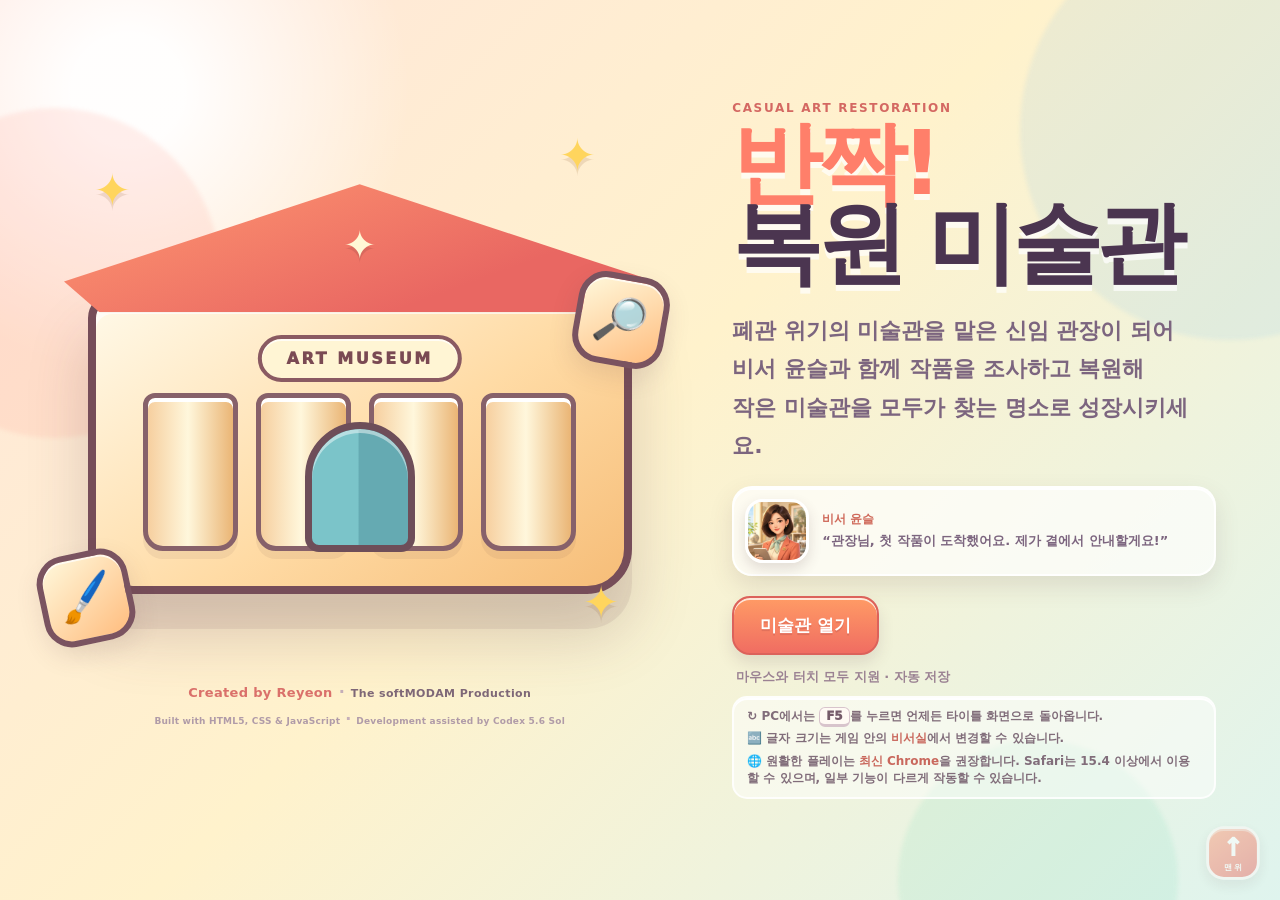
<file: index.html>
<!doctype html>
<html lang="ko">
<head>
  <meta charset="utf-8" />
  <meta name="viewport" content="width=device-width, initial-scale=1, viewport-fit=cover" />
  <meta name="theme-color" content="#ff8f6b" />
  <meta name="description" content="밝고 캐주얼한 HTML5 미술품 복원·미술관 운영 게임 프로토타입" />
  <meta property="og:type" content="website" />
  <meta property="og:locale" content="ko_KR" />
  <meta property="og:title" content="반짝! 복원 미술관" />
  <meta property="og:description" content="비서와 함께 작품을 복원하고 작은 미술관을 성장시키는 HTML5 게임" />
  <meta property="og:url" content="https://softmodamg-bit.github.io/restoration-museum-html5/?share=hangyeol-v2" />
  <meta property="og:image" content="https://softmodamg-bit.github.io/restoration-museum-html5/assets/link-preview-hangyeol-v2.png" />
  <meta property="og:image:secure_url" content="https://softmodamg-bit.github.io/restoration-museum-html5/assets/link-preview-hangyeol-v2.png" />
  <meta property="og:image:width" content="1254" />
  <meta property="og:image:height" content="1254" />
  <meta property="og:image:alt" content="반짝! 복원 미술관의 남자 비서 한결" />
  <meta name="twitter:card" content="summary_large_image" />
  <meta name="twitter:title" content="반짝! 복원 미술관" />
  <meta name="twitter:description" content="비서와 함께 작품을 복원하고 작은 미술관을 성장시키는 HTML5 게임" />
  <meta name="twitter:image" content="https://softmodamg-bit.github.io/restoration-museum-html5/assets/link-preview-hangyeol-v2.png" />
  <meta name="twitter:image:alt" content="반짝! 복원 미술관의 남자 비서 한결" />
  <meta itemprop="image" content="https://softmodamg-bit.github.io/restoration-museum-html5/assets/link-preview-hangyeol-v2.png" />
  <link rel="image_src" href="https://softmodamg-bit.github.io/restoration-museum-html5/assets/link-preview-hangyeol-v2.png" />
  <title>반짝! 복원 미술관</title>
  <link rel="icon" href="assets/favicon.svg" type="image/svg+xml" />
  <link rel="stylesheet" href="styles.css?v=20260808-fold-practice-v2" />
</head>
<body>
  <img class="link-preview-fallback" src="assets/link-preview-hangyeol-v2.png" alt="" aria-hidden="true" width="1254" height="1254" />
  <div class="background-decor" aria-hidden="true">
    <span class="blob blob-a"></span>
    <span class="blob blob-b"></span>
    <span class="blob blob-c"></span>
  </div>

  <main id="app" class="app-shell">
    <section id="titleScreen" class="title-screen" aria-labelledby="gameTitle">
      <div class="title-visual-column">
        <div class="title-visual" aria-hidden="true">
          <div class="museum-roof"></div>
          <div class="museum-building">
            <div class="museum-sign">ART MUSEUM</div>
            <div class="museum-columns">
              <i></i><i></i><i></i><i></i>
            </div>
            <div class="museum-door"></div>
          </div>
          <div class="spark spark-1">✦</div>
          <div class="spark spark-2">✦</div>
          <div class="spark spark-3">✦</div>
          <div class="tool-float tool-brush">🖌️</div>
          <div class="tool-float tool-glass">🔎</div>
        </div>
        <div class="title-credits" aria-label="제작자 정보">
          <div class="title-credit-line title-credit-primary">
            <strong>Created by Reyeon</strong><i aria-hidden="true">·</i><span>The softMODAM Production</span>
          </div>
          <div class="title-credit-line title-credit-tools">
            <small>Built with HTML5, CSS &amp; JavaScript</small><i aria-hidden="true">·</i><small>Development assisted by Codex 5.6 Sol</small>
          </div>
        </div>
      </div>

      <div class="title-copy">
        <p class="eyebrow">CASUAL ART RESTORATION</p>
        <h1 id="gameTitle"><span>반짝!</span><br />복원 미술관</h1>
        <p class="title-description">
          폐관 위기의 미술관을 맡은 신임 관장이 되어<br />
          <span data-assistant-template="비서 {name}과 함께 작품을 조사하고 복원해">비서 윤슬과 함께 작품을 조사하고 복원해</span><br />
          작은 미술관을 모두가 찾는 명소로 성장시키세요.
        </p>
        <div class="title-assistant">
          <img src="assets/assistant-yoonseul.png" alt="" data-assistant-image />
          <p><strong data-assistant-template="비서 {name}">비서 윤슬</strong><span data-assistant-greeting>“관장님, 첫 작품이 도착했어요. 제가 곁에서 안내할게요!”</span></p>
        </div>
        <div class="title-actions">
          <button id="startButton" class="button button-primary button-large">미술관 열기</button>
          <button id="continueButton" class="button button-soft button-large is-hidden">이어하기</button>
        </div>
        <p class="small-note">마우스와 터치 모두 지원 · 자동 저장</p>
        <div class="title-start-tips" aria-label="게임 이용 안내">
          <span>↻ PC에서는 <kbd>F5</kbd>를 누르면 언제든 타이틀 화면으로 돌아옵니다.</span>
          <span>🔤 글자 크기는 게임 안의 <strong>비서실</strong>에서 변경할 수 있습니다.</span>
          <span>🌐 원활한 플레이는 <strong>최신 Chrome</strong>을 권장합니다. Safari는 15.4 이상에서 이용할 수 있으며, 일부 기능이 다르게 작동할 수 있습니다.</span>
        </div>
      </div>
    </section>

    <section id="gameScreen" class="game-screen is-hidden" aria-live="polite">
      <div class="sticky-navigation">
        <header class="topbar">
          <div class="brand-mini">
            <span class="brand-mark">✦</span>
            <span>반짝! 복원 미술관</span>
          </div>
          <div class="resource-bar" aria-label="미술관 자원">
            <div class="resource-chip"><span>🪙</span><strong id="coinValue">0</strong></div>
            <div class="resource-chip"><span>⭐</span><strong id="repValue">0</strong></div>
            <div class="resource-chip"><span>📅</span><strong id="dayValue">1일</strong></div>
            <div class="resource-chip" title="누적 관람객"><span>👥</span><strong id="totalVisitorValue">0명</strong></div>
          </div>
          <button id="assistantButton" class="assistant-button" aria-expanded="false" aria-controls="assistantPanel">
            <img src="assets/assistant-yoonseul.png" alt="" data-assistant-image />
            <span><small>관장실 비서</small><strong data-assistant-template="{name}">윤슬</strong></span>
            <i aria-hidden="true">!</i>
          </button>
          <button id="soundButton" class="icon-button" aria-label="효과음과 배경음악 끄기" title="효과음과 배경음악 끄기">🎵</button>
        </header>

        <button id="mobileMenuToggle" class="mobile-menu-toggle" type="button" aria-expanded="false" aria-controls="mainTabs">
          <span id="mobileMenuCurrentIcon" class="mobile-menu-current-icon" aria-hidden="true">📦</span>
          <span class="mobile-menu-current-copy"><small>현재 공간</small><strong id="mobileMenuCurrentLabel">수장고</strong></span>
          <span class="mobile-menu-toggle-hint">메뉴 열기</span>
          <span class="mobile-menu-chevron" aria-hidden="true">⌄</span>
        </button>

        <nav id="mainTabs" class="main-tabs" aria-label="주요 공간">
          <button class="tab-button is-active" data-view="storage" title="수장고는 작품을 안전하게 보관하는 방이에요."><span>📦</span>수장고</button>
          <button class="tab-button" data-view="lab" title="복원실은 손상된 작품을 조사하고 고치는 방이에요."><span>🧤</span>복원실</button>
          <button class="tab-button" data-view="gallery"><span>🏛️</span>전시관</button>
          <button class="tab-button" data-view="story"><span>📖</span>스토리</button>
          <button class="tab-button" data-view="records" title="기록실에서 지금까지 고친 작품을 다시 볼 수 있어요."><span>📚</span>기록실</button>
          <button class="tab-button" data-view="practice" title="보존은 작품이 더 망가지지 않도록 지키는 일이에요."><span>🎓</span>보존 연습</button>
        </nav>
      </div>

      <div class="content-frame">
        <section id="storageView" class="view is-active" data-view-panel="storage">
          <div class="section-heading">
            <div>
              <p class="eyebrow">COLLECTION STORAGE</p>
              <h2>오늘 복원할 작품을 골라요</h2>
              <p>재료와 손상 상태를 살펴본 뒤 복원실로 옮기세요.</p>
            </div>
            <div class="progress-badge"><span id="restoredCount">0</span>/<span id="totalCount">0</span> 복원</div>
          </div>
          <div class="collection-toolbar" aria-label="미술품 목록 검색과 필터">
            <label class="collection-search">
              <span aria-hidden="true">🔎</span>
              <input id="artworkSearch" type="search" placeholder="작품명·재료 검색" autocomplete="off" />
            </label>
            <select id="materialFilter" aria-label="재료별 보기">
              <option value="all">모든 재료</option>
            </select>
            <select id="statusFilter" aria-label="복원 상태별 보기">
              <option value="all">모든 상태</option>
              <option value="available">복원 가능</option>
              <option value="restored">복원 완료</option>
              <option value="locked">잠김</option>
            </select>
            <span id="collectionSummary" class="collection-summary">200개 작품</span>
          </div>
          <div id="artworkGrid" class="artwork-grid"></div>
          <button id="loadMoreArtworks" class="button button-soft collection-more is-hidden">작품 더 보기</button>
        </section>

        <section id="labView" class="view" data-view-panel="lab">
          <div class="lab-empty" id="labEmpty">
            <div class="empty-icon">🧤</div>
            <h2>복원할 작품을 수장고에서 선택하세요</h2>
            <p>먼저 살펴보고 시험한 뒤, 꼭 필요한 만큼만 손대는 것이 좋은 복원의 시작이에요.</p>
            <button class="button button-primary" data-go-view="storage">수장고로 가기</button>
          </div>

          <div id="labWorkspace" class="lab-workspace is-hidden">
            <div class="lab-header">
              <div>
                <p class="eyebrow" id="labMaterial">MATERIAL</p>
                <h2 id="labTitle">작품명</h2>
                <p id="labSubtitle">손상 상태</p>
              </div>
              <button id="returnToStorage" class="button button-ghost">작업 보류</button>
            </div>

            <div class="workflow-strip" aria-label="복원 기본 절차">
              <span class="workflow-item is-active">1 조사</span>
              <span class="workflow-arrow">›</span>
              <span class="workflow-item">2 시험</span>
              <span class="workflow-arrow">›</span>
              <span class="workflow-item">3 손상 멈추기</span>
              <span class="workflow-arrow">›</span>
              <span class="workflow-item">4 복원</span>
              <span class="workflow-arrow">›</span>
              <span class="workflow-item">5 기록</span>
            </div>

            <div class="lab-layout">
              <div class="art-stage-card">
                <div class="stage-topline">
                  <span id="stepCounter">1 / 4 단계</span>
                  <span id="labTimer" class="lab-timer" aria-label="복원 작업 시간">복원 작업 시간 · 00:00.0</span>
                  <span id="labUpgradeBadge" class="lab-upgrade-badge is-hidden">🌡️ 손상 예방 설비 · 위험 -35%</span>
                  <div id="streakHud" class="streak-hud" role="status" aria-live="polite" aria-label="현재 연속 성공 0단계">
                    <span>✨ 연속 성공</span>
                    <strong><b id="streakValue">0</b>단계</strong>
                    <small id="streakBest">최고 0</small>
                  </div>
                  <div class="risk-meter" aria-label="작품 위험도">
                    <span>위험도</span>
                    <div class="risk-track"><i id="riskFill"></i></div>
                    <strong id="riskValue">0%</strong>
                  </div>
                </div>
                <div id="artStage" class="art-stage" role="application" aria-label="미술품 복원 작업 영역"></div>
                <div class="stage-caption">
                  <div>
                    <strong id="stepName">손상 조사</strong>
                    <span id="stepInstruction">빛나는 손상 지점을 찾아주세요.</span>
                  </div>
                  <div id="nearMissFeedback" class="near-miss-feedback is-hidden" role="status" aria-live="polite">
                    <div class="near-miss-heading">
                      <strong id="nearMissTitle">안전 범위와 결과 비교</strong>
                      <span id="nearMissPercent">목표에 가까움 0%</span>
                    </div>
                    <div id="nearMissComparison" class="near-miss-comparison" aria-hidden="true">
                      <span class="near-miss-target"></span>
                      <i class="near-miss-actual"></i>
                    </div>
                    <div class="near-miss-values">
                      <span id="nearMissTarget">안전 범위 0~0</span>
                      <span id="nearMissActual">내 결과 0</span>
                    </div>
                  </div>
                  <div id="difficultyFiveNotice" class="difficulty-five-notice is-hidden" role="status">
                    <span aria-hidden="true">✦</span>
                    <p><strong>숙련 단계 안내</strong> 초록 범위 없이 재료의 색이 또렷해지는지, 빛나거나 거칠어지는지 보고 판단하세요.</p>
                    <button id="difficultyFiveNoticeClose" type="button" aria-label="숙련 단계 안내 닫기">×</button>
                  </div>
                  <button id="restartStepButton" type="button" class="button button-soft restart-step-button">↻ 현재 단계 다시하기</button>
                </div>
                <div class="minigame-explainer" aria-live="polite">
                  <div class="minigame-explainer-title">
                    <span>배우는 복원 용어</span>
                    <strong id="minigameFormalName">사광 손상 조사</strong>
                    <em id="minigameMaterialBadge">도자기 맞춤 안내</em>
                  </div>
                  <div class="minigame-explainer-row is-easy">
                    <span>💬 쉽게 말하면</span>
                    <p id="minigameEasyText">빛의 방향을 바꾸며 숨어 있는 손상을 찾는 일이에요.</p>
                  </div>
                  <div class="minigame-explainer-row is-impact">
                    <span>🖼️ 작품에 좋은 점</span>
                    <p id="minigameImpactText">약한 곳을 먼저 찾아 다음 작업에서 더 손상되는 일을 막아요.</p>
                  </div>
                </div>
              </div>

              <aside class="tool-panel">
                <div class="panel-card lab-lore-card">
                  <div class="panel-title-row">
                    <p class="panel-label" data-assistant-template="{name}의 작품 안내">윤슬의 작품 안내</p>
                    <button id="labArtworkInfoButton" class="text-button">자세히</button>
                  </div>
                  <strong id="labArtworkEra">시대 정보</strong>
                  <span id="labArtworkArtist">작가 정보</span>
                  <p id="labArtworkStory">작품 이야기를 준비하고 있습니다.</p>
                </div>

                <div class="panel-card diagnosis-card">
                  <p class="panel-label">상태 기록</p>
                  <p id="diagnosisText">작품 상태를 확인하는 중입니다.</p>
                </div>

                <div id="toolSelectionCard" class="panel-card tool-selection-card">
                  <div class="panel-title-row">
                    <p class="panel-label">도구 선택</p>
                    <span id="toolHint" class="hint-pill">알맞은 도구 1개</span>
                  </div>
                  <div class="mobile-tool-brief" aria-label="현재 작업 단서">
                    <span>이번 작업</span>
                    <strong id="mobileToolBriefText">작업 설명을 보고 알맞은 도구를 골라보세요.</strong>
                  </div>
                  <div id="toolGrid" class="tool-grid"></div>
                </div>

                <div class="panel-card mini-help">
                  <p class="panel-label">작업 방법</p>
                  <ol>
                    <li>설명에 맞는 도구를 고릅니다.</li>
                    <li>한 작품에서 4~5개의 작업을 차례로 진행합니다.</li>
                    <li>알맞지 않은 도구를 고르면 작품 위험도가 올라갑니다.</li>
                  </ol>
                </div>
              </aside>
            </div>
          </div>
        </section>

        <section id="galleryView" class="view" data-view-panel="gallery">
          <div class="section-heading gallery-heading">
            <div>
              <p class="eyebrow">YOUR MUSEUM</p>
              <h2>복원한 작품으로 전시를 꾸며요</h2>
              <p>오늘 개관을 누르면 오늘 번 코인을 받고 다음 날로 넘어가요. 새로 복원한 작품이 있어야 관람객의 관심이 다시 높아집니다.</p>
            </div>
            <button id="openMuseumButton" class="button button-primary">오늘 개관 · 수입 받기</button>
          </div>

          <div class="museum-dashboard">
            <div class="gallery-scene-card">
              <div id="galleryDioramaViewport" class="gallery-diorama-viewport">
                <div id="galleryDiorama" class="gallery-diorama">
                  <div class="gallery-wall">
                    <div class="ceiling-light light-left"></div>
                    <div class="ceiling-light light-right"></div>
                    <div id="gallerySlots" class="gallery-slots"></div>
                  </div>
                  <div class="gallery-floor"></div>
                  <div id="galleryFacilityLayer" class="gallery-facility-layer"></div>
                  <div id="visitorLayer" class="visitor-layer" aria-label="전시를 관람하는 관람객"></div>
                </div>
              </div>
              <section class="gallery-annex" aria-labelledby="galleryAnnexTitle">
                <div class="gallery-annex-heading">
                  <div>
                    <p>NEW MUSEUM WING</p>
                    <h3 id="galleryAnnexTitle">미술관 편의 시설</h3>
                  </div>
                  <span id="galleryAnnexStatus">완성된 시설을 눌러 오늘의 운영 프로그램을 준비하세요</span>
                </div>
                <div id="galleryAnnexLayer" class="gallery-annex-grid"></div>
              </section>
            </div>

            <aside class="management-panel">
              <div class="panel-card stats-card">
                <p class="panel-label">오늘의 예상</p>
                <div class="stat-row"><span>관람객</span><strong id="visitorEstimate">0명</strong></div>
                <div class="stat-row stat-row-income"><span>오늘 예상 수입<small>개관하면 보유 코인에 더해져요</small></span><strong id="incomeEstimate">+0🪙</strong></div>
                <div class="stat-row"><span>전시 매력도</span><strong id="appealValue">0</strong></div>
                <div class="stat-row"><span>관람 관심도</span><strong id="freshnessValue">신작 필요</strong></div>
              </div>

              <div class="panel-card story-progress-card">
                <div class="story-progress-head">
                  <p class="panel-label">미술관의 비밀</p>
                  <strong id="storyProgressText">0 / 100</strong>
                </div>
                <div class="story-progress-track" aria-hidden="true"><span id="storyProgressFill"></span></div>
                <p id="storyNextText">매력도 100이 되면 다음 이야기가 열립니다.</p>
              </div>

              <div class="panel-card upgrade-panel-card">
                <button id="mobileUpgradeToggle" class="mobile-upgrade-toggle" type="button" aria-expanded="false" aria-controls="mobileUpgradeContent">
                  <span class="mobile-upgrade-icon" aria-hidden="true">🛠️</span>
                  <span class="mobile-upgrade-copy"><small>전시관 관리</small><strong>시설을 꾸미고 가꾸기</strong></span>
                  <span class="mobile-upgrade-toggle-hint">목록 열기</span>
                  <span class="mobile-upgrade-chevron" aria-hidden="true">⌄</span>
                </button>
                <p class="panel-label upgrade-panel-label">시설을 꾸미고 가꾸기</p>
                <div id="mobileUpgradeContent" class="mobile-upgrade-content">
                  <div id="upgradeList" class="upgrade-list"></div>
                </div>
              </div>
            </aside>
          </div>
        </section>

        <section id="storyView" class="view" data-view-panel="story">
          <div class="section-heading story-heading">
            <div>
              <p class="eyebrow">MUSEUM STORY ARCHIVE</p>
              <h2>관장님의 이야기 기록</h2>
              <p>처음 이야기부터 마지막 이야기까지, 지금까지 열린 기록을 언제든 다시 확인하세요.</p>
            </div>
            <div id="storyArchiveProgress" class="progress-badge">매력도 0 · 이야기 0/15</div>
          </div>

          <div class="story-dashboard">
            <section class="story-archive-card">
              <div class="story-archive-hero">
                <span aria-hidden="true">🗝️</span>
                <div>
                  <p class="panel-label">다음 기록</p>
                  <h3 id="storyArchiveNext">봉인된 관장실의 편지</h3>
                  <p id="storyArchiveHint">전시 매력도를 올리면 다음 기록이 열립니다.</p>
                </div>
              </div>
              <div id="storyChapterList" class="story-chapter-list"></div>
            </section>

            <aside class="story-side-panel">
              <section class="panel-card bgm-control-card">
                <p class="panel-label">배경음악 확인</p>
                <div class="bgm-now">
                  <span aria-hidden="true">🎼</span>
                  <div><strong id="bgmTrackTitle">별빛 수장고</strong><small id="bgmStatus">재생 준비</small></div>
                </div>
                <label for="bgmVolume">BGM 음량 <strong id="bgmVolumeValue">70%</strong></label>
                <input id="bgmVolume" type="range" min="0" max="100" value="70" />
                <button id="bgmTestButton" class="button button-primary">BGM 다시 시작 + 확인음</button>
                <small>메뉴마다 어울리는 배경음악이 재생됩니다. 소리가 나지 않으면 위 버튼을 한 번 눌러 확인하세요.</small>
              </section>

              <section class="panel-card story-guide-card">
                <p class="panel-label">이야기 진행 규칙</p>
                <ul>
                  <li>본편은 전시 매력도 100마다 새 이야기가 열립니다.</li>
                  <li>매력도 1,000에서 중요한 마지막 이야기가 열립니다.</li>
                  <li>마지막 이야기 뒤에는 매력도 300마다 후일담이 열리며, 매력도 2,500에서 5편을 모두 확인할 수 있습니다.</li>
                </ul>
              </section>
            </aside>
          </div>
        </section>

        <section id="recordsView" class="view" data-view-panel="records">
          <div class="section-heading">
            <div>
              <p class="eyebrow">CONSERVATION LOG</p>
              <h2>복원 처리 기록</h2>
              <p>작품을 고치기 전과 후에 무엇을 보고 어떤 도구를 썼는지 남깁니다.</p>
            </div>
            <div class="save-actions">
              <button id="submitRankingButton" class="button button-primary">🏆 현재 기록 제출</button>
              <a id="viewRankingButton" class="button button-soft ranking-page-link" href="#" target="_blank" rel="noopener noreferrer">전체 랭킹 확인</a>
              <button id="exportSaveButton" class="button button-soft">저장 파일 받기</button>
              <button id="importSaveButton" class="button button-ghost">저장 파일 불러오기</button>
              <button id="resetButton" class="button button-danger-soft">저장 초기화</button>
              <input id="importSaveInput" class="visually-hidden" type="file" accept="application/json,.json" />
              <small>랭킹에는 현재 저장 기록에서 공개해도 되는 성과만 보냅니다.<br />전체 저장 파일과 개인 설정은 보내지 않습니다.</small>
            </div>
          </div>
          <section class="ranking-submit-card" aria-labelledby="rankingSubmitTitle">
            <div class="ranking-submit-icon" aria-hidden="true">🏆</div>
            <div class="ranking-submit-copy">
              <p class="eyebrow">DIRECTOR LEADERBOARD</p>
              <h3 id="rankingSubmitTitle">관장 랭킹</h3>
              <p>복원·운영 성과를 합산해 최고 기록 하나만 올립니다.</p>
              <div id="rankingSummary" class="ranking-summary" aria-live="polite"></div>
            </div>
            <div class="ranking-connection">
              <span id="rankingConnectionBadge" class="ranking-connection-badge">연결 확인 중</span>
              <small id="rankingStatus" role="status">랭킹 제출 준비 상태를 확인하고 있습니다.</small>
            </div>
          </section>
          <div id="recordList" class="record-list"></div>
        </section>

        <section id="practiceView" class="view" data-view-panel="practice">
          <div class="section-heading practice-heading">
            <div>
              <p class="eyebrow">CONSERVATION PRACTICE</p>
              <h2 data-assistant-template="{name}의 복원 연습실">윤슬의 복원 연습실</h2>
              <p id="practiceCountDescription">복원 기술과 난이도 2~5를 골라 자유롭게 연습하세요. 재료비·보상·실제 작품 기록에는 영향을 주지 않습니다.</p>
            </div>
            <div id="practiceSummary" class="progress-badge">최고 기록 0 / 0</div>
          </div>
          <div id="practiceMenu" class="practice-menu">
            <div id="practiceResult" class="practice-result is-hidden" role="status"></div>
            <div id="practiceList" class="practice-list"></div>
          </div>
          <div id="practiceArenaHost" class="practice-arena-host"></div>
        </section>
      </div>
    </section>
  </main>

  <section id="tutorialGuide" class="tutorial-guide is-hidden" role="status" aria-live="polite" aria-labelledby="tutorialTitle">
    <button id="tutorialMobileToggle" class="tutorial-mobile-toggle" type="button" aria-expanded="false" aria-controls="tutorialGuideCard">
      <img src="assets/assistant-yoonseul.png" alt="비서 윤슬의 안내" data-assistant-image />
      <span class="tutorial-mobile-copy"><strong data-assistant-template="{name} 안내">윤슬 안내</strong><small>눌러서 보기</small></span>
      <span id="tutorialMobileProgress" class="tutorial-mobile-progress">1 / 10</span>
    </button>
    <div id="tutorialGuideCard" class="tutorial-guide-card">
      <img src="assets/assistant-yoonseul.png" alt="비서 윤슬" data-assistant-image />
      <div class="tutorial-guide-copy">
        <div class="tutorial-guide-topline">
          <span data-assistant-template="{name}의 첫 운영 안내">윤슬의 첫 운영 안내</span>
          <strong id="tutorialProgress">1 / 10</strong>
        </div>
        <h2 id="tutorialTitle">첫 작품부터 함께 해 볼게요</h2>
        <p id="tutorialMessage">화면에서 빛나는 곳을 따라가면 첫 운영을 끝까지 익힐 수 있어요.</p>
        <div class="tutorial-tip"><span aria-hidden="true">💡</span><span id="tutorialTip">작품을 고르기 전에 이야기를 먼저 확인해 보세요.</span></div>
        <div class="tutorial-guide-actions">
          <button id="tutorialSkipButton" type="button" class="button button-ghost">처음 안내 건너뛰기</button>
          <button id="tutorialFocusButton" type="button" class="button button-primary">강조 위치 보기</button>
        </div>
      </div>
    </div>
  </section>

  <div id="tutorialDimmer" class="tutorial-dimmer is-hidden" aria-hidden="true">
    <i data-tutorial-dim="top"></i>
    <i data-tutorial-dim="left"></i>
    <i data-tutorial-dim="right"></i>
    <i data-tutorial-dim="bottom"></i>
  </div>
  <div id="tutorialSpotlight" class="tutorial-spotlight is-hidden" aria-hidden="true"></div>

  <div id="assistantGreetingBackdrop" class="assistant-greeting-backdrop is-hidden" aria-hidden="true">
    <section id="assistantGreetingModal" class="assistant-greeting-modal" role="dialog" aria-modal="true" aria-labelledby="assistantGreetingTitle">
      <button id="assistantGreetingCloseButton" class="assistant-close assistant-greeting-close" type="button" aria-label="오늘의 인사 닫기">×</button>
      <img class="assistant-greeting-portrait" src="assets/assistant-yoonseul.png" alt="관장실 비서 윤슬" data-assistant-image />
      <div class="assistant-greeting-copy">
        <p class="eyebrow">TODAY'S GREETING</p>
        <h2 id="assistantGreetingTitle" data-assistant-template="비서 {name}">비서 윤슬</h2>
        <section class="assistant-daily-greeting" aria-labelledby="assistantDailyLabel">
          <div class="assistant-daily-heading">
            <span id="assistantDailyIcon" aria-hidden="true">☀️</span>
            <strong id="assistantDailyLabel">1일차 · 오늘의 인사</strong>
          </div>
          <p id="assistantDailyMessage">오늘도 미술관의 문을 함께 열어 볼까요?</p>
        </section>
        <div class="assistant-greeting-actions">
          <button id="assistantDailyReplyButton" type="button" class="button button-primary">오늘도 잘 부탁해</button>
        </div>
      </div>
    </section>
  </div>

  <aside id="assistantPanel" class="assistant-panel is-hidden" aria-hidden="true" aria-labelledby="assistantPanelTitle">
    <div class="assistant-panel-head">
      <button id="assistantPortraitButton" type="button" class="assistant-panel-portrait-button" aria-label="윤슬의 오늘 이야기 듣기" title="오늘의 인사와 도움말 듣기">
        <img src="assets/assistant-yoonseul.png" alt="관장실 비서 윤슬" data-assistant-image />
        <span class="visually-hidden">오늘 이야기 듣기</span>
      </button>
      <div>
        <p>DIRECTOR'S OFFICE</p>
        <h2 id="assistantPanelTitle" data-assistant-template="비서 {name}">비서 윤슬</h2>
      </div>
      <button id="assistantCloseButton" class="assistant-close" aria-label="비서 안내 닫기">×</button>
    </div>
    <div class="assistant-dialogue">
      <strong class="assistant-dialogue-label">오늘의 운영 메모</strong>
      <span id="assistantGreeting">관장님,</span>
      <p id="assistantMessage">오늘의 업무를 정리해 드릴게요.</p>
    </div>
    <div id="assistantBriefing" class="assistant-briefing"></div>
    <section class="assistant-switcher" aria-labelledby="assistantSwitcherTitle">
      <div class="assistant-profile-title"><span>🤝</span><strong id="assistantSwitcherTitle">함께할 비서 선택</strong></div>
      <div class="assistant-choice-list is-compact" role="group" aria-label="함께할 비서 선택">
        <button type="button" class="assistant-choice" data-assistant-choice="yoonseul" aria-pressed="true">
          <img src="assets/assistant-yoonseul.png" alt="여자 비서 윤슬" />
          <span><strong>윤슬</strong><small>밝고 다정한 안내</small></span>
          <i>선택됨</i>
        </button>
        <button type="button" class="assistant-choice" data-assistant-choice="hangyeol" aria-pressed="false">
          <img src="assets/assistant-hangyeol.png" alt="남자 비서 한결" />
          <span><strong>한결</strong><small>차분하고 든든한 안내</small></span>
          <i>선택</i>
        </button>
      </div>
    </section>
    <form id="assistantProfileForm" class="assistant-profile-form" novalidate>
      <div class="assistant-profile-title"><span>🏷️</span><strong>관장실 명패 수정</strong></div>
      <div class="assistant-profile-fields">
        <label>관장 이름<input id="assistantDirectorName" maxlength="12" autocomplete="nickname" /></label>
        <label>미술관 이름<input id="assistantMuseumName" maxlength="20" autocomplete="organization" /></label>
      </div>
      <p id="assistantProfileStatus" class="name-edit-status" role="status">욕설, 다른 사람을 괴롭히는 말, 범죄를 부추기는 말, 연락처는 이름으로 쓸 수 없어요.</p>
      <button type="submit" class="button button-soft">명패 저장</button>
    </form>
    <section class="font-size-setting" aria-labelledby="fontSizeSettingTitle">
      <div><span aria-hidden="true">가</span><strong id="fontSizeSettingTitle">설명 글씨 크기</strong></div>
      <div class="font-size-buttons" role="group" aria-label="설명 글씨 크기 선택">
        <button type="button" data-font-size="1" aria-pressed="true">1 기본</button>
        <button type="button" data-font-size="2" aria-pressed="false">2 더 크게</button>
        <button type="button" data-font-size="3" aria-pressed="false">3 아주 크게</button>
      </div>
    </section>
    <section class="safety-range-setting" aria-labelledby="safetyRangeSettingTitle">
      <div>
        <span aria-hidden="true">◩</span>
        <span><strong id="safetyRangeSettingTitle">안전 범위 항상 표시</strong><small>숙련 단계에서도 초록 범위를 표시합니다.</small></span>
      </div>
      <label class="setting-switch">
        <input id="alwaysShowSafeZones" type="checkbox" />
        <span aria-hidden="true"></span>
      </label>
    </section>
    <section class="safety-range-setting puzzle-preview-setting" aria-labelledby="puzzlePreviewSettingTitle">
      <div>
        <span aria-hidden="true">🧩</span>
        <span><strong id="puzzlePreviewSettingTitle">미리보기 시간 늘리기</strong><small>파편의 원래 배치를 항상 5초 동안 보여 줍니다.</small></span>
      </div>
      <label class="setting-switch">
        <input id="extendedPuzzlePreview" type="checkbox" aria-labelledby="puzzlePreviewSettingTitle" />
        <span aria-hidden="true"></span>
      </label>
    </section>
    <button id="assistantActionButton" class="button button-primary">추천 업무로 이동</button>
  </aside>

  <div id="modalBackdrop" class="modal-backdrop is-hidden" aria-hidden="true">
    <section id="resultModal" class="result-modal" role="dialog" aria-modal="true" aria-labelledby="resultTitle">
      <div id="resultArt" class="result-art"></div>
      <p class="eyebrow">RESTORATION COMPLETE</p>
      <h2 id="resultTitle">복원 완료!</h2>
      <button id="resultConfirm" class="button button-primary button-large result-primary-action">전시관에 배치</button>
      <p id="resultSummary" class="result-summary"></p>
      <div class="result-score-grid">
        <div><span>정확도</span><strong id="resultAccuracy">100%</strong></div>
        <div><span>복원 작업 시간</span><strong id="resultTime">00:00</strong></div>
        <div><span>미술관 평판</span><strong id="resultRep">+0</strong></div>
        <div><span>지원금</span><strong id="resultCoins">+0</strong></div>
      </div>
      <div id="resultAccuracyReward" class="accuracy-reward">
        <span id="resultGrade">S</span>
        <div><strong id="resultBonusTitle">실수 없는 복원 보너스</strong><small id="resultBonusText">정확도 보너스 +0🪙</small></div>
      </div>
      <div id="resultSpeedReward" class="speed-reward">
        <span>⏱️</span>
        <div><strong id="resultSpeedTitle">시간 기록</strong><small id="resultSpeedText">안전하면서 빠르게 끝내면 시간 보너스 점수를 받아요.</small></div>
      </div>
      <div class="ethics-note"><span>💡</span><p id="resultEthics"></p></div>
    </section>

    <section id="dayModal" class="day-modal is-hidden" role="dialog" aria-modal="true" aria-labelledby="dayModalTitle">
      <div class="day-icon">🎟️</div>
      <p class="eyebrow">MUSEUM DAY REPORT</p>
      <h2 id="dayModalTitle">오늘의 운영 보고</h2>
      <div class="day-report-grid">
        <div><span>방문객</span><strong id="dayVisitors">0명</strong></div>
        <div><span>수입</span><strong id="dayIncome">0</strong></div>
        <div><span>미술관 평판</span><strong id="dayRep">+0</strong></div>
      </div>
      <p id="dayEventText" class="day-event-text"></p>
      <button id="dayConfirm" class="button button-primary button-large">다음 날 준비</button>
    </section>

    <section id="storyModal" class="story-modal is-hidden" role="dialog" aria-modal="true" aria-labelledby="storyTitle">
      <div class="story-visual">
        <img id="storyIllustration" class="story-illustration" src="assets/story/story-000.webp" alt="황동 열쇠와 봉인된 편지가 놓인 관장실 책상" />
      </div>
      <div class="story-modal-copy">
        <p id="storyChapterLabel" class="eyebrow">START STORY</p>
        <div id="storyAppealBadge" class="story-appeal-badge">관장 취임일</div>
        <h2 id="storyTitle">봉인된 관장실의 편지</h2>
        <div id="storyText" class="story-text"></div>
        <blockquote id="storyQuote"></blockquote>
        <button id="storyConfirmButton" class="button button-primary button-large" data-assistant-template="{name}과 이야기 계속하기">윤슬과 이야기 계속하기</button>
      </div>
    </section>

    <section id="artInfoModal" class="art-info-modal is-hidden" role="dialog" aria-modal="true" aria-labelledby="artInfoTitle">
      <button id="artInfoCloseButton" class="modal-close" aria-label="작품 설명 닫기">×</button>
      <div id="artInfoVisual" class="art-info-visual"></div>
      <div class="art-info-copy">
        <p id="artInfoLabel" class="eyebrow">GAME COLLECTION</p>
        <h2 id="artInfoTitle">작품명</h2>
        <div class="art-info-facts">
          <div><span>시대</span><strong id="artInfoEra"></strong></div>
          <div><span>작가</span><strong id="artInfoArtist"></strong></div>
          <div><span>종류</span><strong id="artInfoType"></strong></div>
          <div><span>어디서 왔나요?</span><strong id="artInfoOrigin"></strong></div>
        </div>
        <section><h3>왜 가치가 있나요?</h3><p id="artInfoValue"></p></section>
        <section class="story-section"><h3>작품에 얽힌 이야기</h3><p id="artInfoStory"></p></section>
        <p class="fiction-note">※ 이 작품과 인물은 게임을 위해 만든 가상 설정입니다.</p>
      </div>
    </section>

    <section id="directorModal" class="director-modal is-hidden" role="dialog" aria-modal="true" aria-labelledby="directorModalTitle">
      <img src="assets/assistant-yoonseul.png" alt="관장실 비서 윤슬" data-assistant-image />
      <div class="director-modal-copy">
        <div id="directorSetupStep" class="director-onboarding-step">
          <p class="eyebrow">WELCOME, DIRECTOR</p>
          <h2 id="directorModalTitle">긴급 관장 취임을 부탁드려요</h2>
          <p>전임 관장 한미라가 남긴 편지에 관장님의 이름이 적혀 있었어요. 문을 닫기까지 30일 남았습니다. 다친 작품의 이야기를 되찾아 미술관을 다시 열어 주세요.</p>
          <section class="director-assistant-select" aria-labelledby="directorAssistantSelectTitle">
            <strong id="directorAssistantSelectTitle">함께할 비서를 골라 주세요</strong>
            <div class="assistant-choice-list" role="group" aria-label="처음 함께할 비서 선택">
              <button type="button" class="assistant-choice" data-assistant-choice="yoonseul" aria-pressed="true">
                <img src="assets/assistant-yoonseul.png" alt="여자 비서 윤슬" />
                <span><strong>윤슬</strong><small>밝고 다정한 안내</small></span>
                <i>선택됨</i>
              </button>
              <button type="button" class="assistant-choice" data-assistant-choice="hangyeol" aria-pressed="false">
                <img src="assets/assistant-hangyeol.png" alt="남자 비서 한결" />
                <span><strong>한결</strong><small>차분하고 든든한 안내</small></span>
                <i>선택</i>
              </button>
            </div>
            <small>비서는 안내 말투와 이야기 속 인물이 달라지며, 게임 보상은 같습니다.</small>
          </section>
          <label>관장님 성함<input id="directorNameInput" maxlength="12" value="서리" placeholder="예: 서리" /></label>
          <label>미술관 이름<input id="museumNameInput" maxlength="20" value="반짝 복원 미술관" /></label>
          <p id="directorNameStatus" class="name-edit-status" role="status">한글·영문·숫자를 쓸 수 있어요. 욕설, 다른 사람을 괴롭히는 말, 연락처는 쓸 수 없어요.</p>
          <button id="directorConfirmButton" class="button button-primary button-large">이 비서와 함께 시작</button>
        </div>
        <div id="directorTutorialStep" class="director-onboarding-step is-hidden">
          <p class="eyebrow">YOUR MUSEUM ASSISTANT</p>
          <h2 id="directorTutorialTitle" data-assistant-template="{name}입니다. 만나서 반가워요!">윤슬입니다. 만나서 반가워요!</h2>
          <div class="director-tutorial-greeting">
            <img src="assets/assistant-yoonseul.png" alt="관장실 비서 윤슬" data-assistant-image />
            <p>관장님께서는 미술관 운영이 처음이라고 들었습니다. 작품을 고르고 복원해 전시한 뒤 하루를 운영하는 방법까지 제가 차근차근 설명해 드릴까요?</p>
          </div>
          <div class="director-tutorial-actions">
            <button id="directorTutorialStartButton" class="button button-primary button-large">네, 처음부터 알려 주세요</button>
            <button id="directorTutorialSkipButton" class="button button-soft button-large">아니요, 바로 시작할게요</button>
          </div>
          <small>처음 안내를 건너뛰어도 게임은 그대로 진행할 수 있습니다.</small>
        </div>
      </div>
    </section>

    <section id="rankingPreviewModal" class="ranking-preview-modal is-hidden" role="dialog" aria-modal="true" aria-labelledby="rankingPreviewTitle">
      <button id="rankingPreviewCloseButton" class="modal-close" aria-label="랭킹 제출 확인 닫기">×</button>
      <div class="ranking-preview-crown" aria-hidden="true">🏆</div>
      <p id="rankingPreviewLabel" class="eyebrow">RANKING SUBMISSION</p>
      <h2 id="rankingPreviewTitle">랭킹 제출 기록 준비 완료</h2>
      <p id="rankingPreviewMessage" class="ranking-preview-message"></p>
      <div class="ranking-preview-grid">
        <div><span>복원 작품</span><strong id="rankingPreviewRestored">0점</strong></div>
        <div><span>평균 정확도</span><strong id="rankingPreviewAccuracy">0%</strong></div>
        <div><span>평균 위험도</span><strong id="rankingPreviewRisk">0%</strong></div>
        <div><span>누적 개관 수입</span><strong id="rankingPreviewIncome">0코인</strong></div>
        <div><span>누적 관람객</span><strong id="rankingPreviewVisitors">0명</strong></div>
        <div><span>이야기 완주</span><strong id="rankingPreviewStory">미완주</strong></div>
        <div><span>예상 관장 점수</span><strong id="rankingPreviewScore">0점</strong></div>
      </div>
      <p class="ranking-preview-privacy">공개하는 내용: 관장 이름·미술관 이름·복원 성과·누적 개관 수입·누적 관람객·이야기 완주일 · 보내지 않는 내용: 전체 저장 파일·현재 보유 코인·개인 설정</p>
      <button id="rankingPreviewConfirmButton" class="button button-primary button-large">확인</button>
    </section>
  </div>

  <button id="scrollTopButton" class="scroll-top-button" type="button" aria-label="화면 맨 위로 이동" title="맨 위로 이동" disabled>
    <span class="scroll-top-arrow" aria-hidden="true">↑</span>
    <span class="scroll-top-label" aria-hidden="true">맨 위</span>
  </button>

  <div id="toast" class="toast" role="status" aria-live="polite"></div>
  <audio id="bgmAudio" src="assets/museum-bgm.wav" preload="auto" loop></audio>

  <script src="js/artworks-data.js?v=20260804-particles"></script>
  <script src="js/ranking-config.js?v=20260805-ranking-v1"></script>
  <script src="js/game.js?v=20260808-mobile-ranking-view-v2"></script>
</body>
</html>
</file>
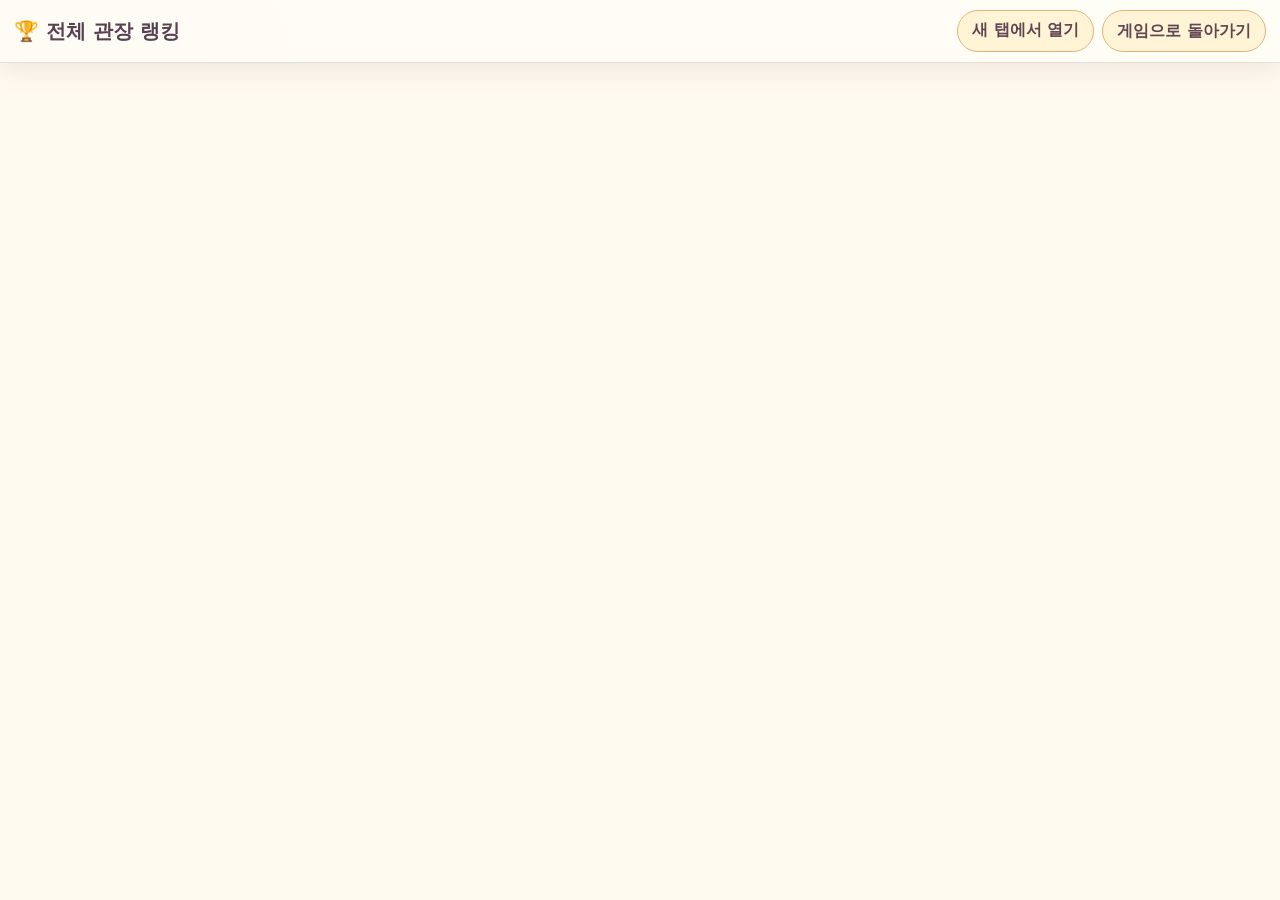
<file: ranking.html>
<!doctype html>
<html lang="ko">
<head>
  <meta charset="utf-8" />
  <meta name="viewport" content="width=device-width, initial-scale=1, viewport-fit=cover" />
  <meta name="theme-color" content="#fff8e8" />
  <title>반짝! 복원 미술관 · 전체 랭킹</title>
  <style>
    :root {
      color-scheme: light;
      font-family: "Pretendard", "Noto Sans KR", system-ui, -apple-system, BlinkMacSystemFont, sans-serif;
      color: #584151;
      background: #fff8e8;
    }

    * { box-sizing: border-box; }

    html, body {
      width: 100%;
      min-width: 0;
      height: 100%;
      margin: 0;
      overflow: hidden;
    }

    body {
      display: flex;
      flex-direction: column;
      padding-top: env(safe-area-inset-top);
      background:
        radial-gradient(circle at 8% 12%, rgba(255, 190, 174, .28), transparent 28rem),
        radial-gradient(circle at 92% 4%, rgba(179, 228, 205, .28), transparent 26rem),
        #fff8e8;
    }

    .ranking-shell-header {
      position: relative;
      z-index: 2;
      flex: 0 0 auto;
      display: flex;
      align-items: center;
      gap: 12px;
      min-width: 0;
      padding: 10px max(14px, env(safe-area-inset-right)) 10px max(14px, env(safe-area-inset-left));
      border-bottom: 1px solid rgba(122, 91, 91, .18);
      background: rgba(255, 253, 247, .94);
      box-shadow: 0 8px 24px rgba(100, 75, 76, .1);
    }

    .ranking-shell-title {
      min-width: 0;
      margin: 0;
      font-size: clamp(15px, 3.8vw, 20px);
      line-height: 1.25;
      white-space: nowrap;
      overflow: hidden;
      text-overflow: ellipsis;
    }

    .ranking-shell-actions {
      display: flex;
      align-items: center;
      gap: 8px;
      margin-left: auto;
      flex: 0 0 auto;
    }

    .ranking-shell-button {
      min-height: 42px;
      padding: 9px 14px;
      border: 1px solid #e4b278;
      border-radius: 999px;
      color: #604652;
      background: #fff4d6;
      font: inherit;
      font-weight: 800;
      text-decoration: none;
      cursor: pointer;
      touch-action: manipulation;
      -webkit-tap-highlight-color: transparent;
    }

    .ranking-shell-button:focus-visible {
      outline: 3px solid rgba(239, 110, 92, .35);
      outline-offset: 2px;
    }

    .ranking-frame-wrap {
      position: relative;
      flex: 1 1 auto;
      min-width: 0;
      min-height: 0;
      overflow: hidden;
    }

    #rankingFrame {
      display: block;
      width: 100%;
      height: 100%;
      min-width: 0;
      border: 0;
      background: #fffaf0;
    }

    .ranking-loading,
    .ranking-error {
      position: absolute;
      inset: 0;
      z-index: 1;
      display: grid;
      place-content: center;
      gap: 10px;
      padding: 24px;
      text-align: center;
      background: #fffaf0;
    }

    .ranking-loading[hidden],
    .ranking-error[hidden] { display: none; }

    .ranking-error p { margin: 0; }

    @media (max-width: 480px) {
      .ranking-shell-header { padding-block: 8px; }
      .ranking-shell-button { min-height: 40px; padding-inline: 12px; font-size: 13px; }
      .ranking-direct-link { display: none; }
    }

    @media (prefers-reduced-motion: reduce) {
      *, *::before, *::after { scroll-behavior: auto !important; }
    }
  </style>
</head>
<body>
  <header class="ranking-shell-header">
    <h1 class="ranking-shell-title">🏆 전체 관장 랭킹</h1>
    <div class="ranking-shell-actions">
      <a id="rankingDirectLink" class="ranking-shell-button ranking-direct-link" href="#" target="_blank" rel="noopener noreferrer">새 탭에서 열기</a>
      <button id="returnToGameButton" class="ranking-shell-button" type="button">게임으로 돌아가기</button>
    </div>
  </header>

  <main class="ranking-frame-wrap">
    <div id="rankingLoading" class="ranking-loading" role="status">전체 랭킹을 불러오고 있어요.</div>
    <div id="rankingError" class="ranking-error" hidden>
      <strong>전체 랭킹을 불러오지 못했어요.</strong>
      <p>인터넷 연결을 확인한 뒤 다시 시도해 주세요.</p>
      <a id="rankingErrorLink" class="ranking-shell-button" href="#" target="_blank" rel="noopener noreferrer">랭킹 주소 직접 열기</a>
    </div>
    <iframe id="rankingFrame" title="반짝 복원 미술관 전체 랭킹" allow="clipboard-read; clipboard-write"></iframe>
  </main>

  <script src="js/ranking-config.js?v=20260805-ranking-v1"></script>
  <script>
    (() => {
      const config = window.RESTORATION_RANKING_CONFIG || {};
      const endpoint = String(config.endpoint || "").trim();
      const season = String(config.season || "공모전 시즌 1");
      const frame = document.getElementById("rankingFrame");
      const loading = document.getElementById("rankingLoading");
      const error = document.getElementById("rankingError");
      const directLink = document.getElementById("rankingDirectLink");
      const errorLink = document.getElementById("rankingErrorLink");
      const returnButton = document.getElementById("returnToGameButton");

      function validEndpoint(value) {
        return /^https:\/\/script\.google\.com\/macros\/s\/[a-zA-Z0-9_-]+\/exec(?:\?.*)?$/.test(value);
      }

      function returnToGame() {
        if (window.opener && !window.opener.closed) {
          window.close();
          window.setTimeout(() => { window.location.href = "./"; }, 120);
          return;
        }
        if (window.history.length > 1) {
          window.history.back();
          return;
        }
        window.location.href = "./";
      }

      returnButton.addEventListener("click", returnToGame);
      window.addEventListener("message", event => {
        if (event.data?.type !== "RESTORATION_RANKING_RETURN") return;
        try {
          const hostname = new URL(event.origin).hostname;
          const trusted = hostname === "script.google.com"
            || hostname === "script.googleusercontent.com"
            || hostname.endsWith(".script.googleusercontent.com");
          if (trusted) returnToGame();
        } catch (error) {
          console.warn("Ranking return message was ignored", error);
        }
      });

      if (!validEndpoint(endpoint)) {
        loading.hidden = true;
        error.hidden = false;
        directLink.hidden = true;
        errorLink.hidden = true;
        return;
      }

      const url = new URL(endpoint);
      url.searchParams.set("season", season);
      directLink.href = url.href;
      errorLink.href = url.href;
      frame.addEventListener("load", () => { loading.hidden = true; }, { once: true });
      frame.addEventListener("error", () => {
        loading.hidden = true;
        error.hidden = false;
      }, { once: true });
      frame.src = url.href;
      window.setTimeout(() => {
        if (!loading.hidden) loading.textContent = "랭킹 서버의 응답을 기다리고 있어요.";
      }, 7000);
    })();
  </script>
</body>
</html>
</file>
<file: styles.css>
:root {
  --ink: #4b3550;
  --ink-soft: #7c657f;
  --cream: #fff9ee;
  --cream-2: #fff3e2;
  --peach: #ffb075;
  --coral: #ff7f6a;
  --orange: #ff9d45;
  --yellow: #ffd45a;
  --mint: #83d8be;
  --blue: #78b9ea;
  --purple: #a88ce8;
  --rose: #f4a7bd;
  --green: #72c997;
  --danger: #e85b68;
  --shadow: 0 18px 45px rgba(93, 58, 69, 0.16);
  --soft-shadow: 0 10px 24px rgba(93, 58, 69, 0.13);
  --inset-highlight: inset 0 2px 0 rgba(255,255,255,.75);
  --radius-xl: 30px;
  --radius-lg: 22px;
  --radius-md: 16px;
  --radius-sm: 12px;
}

* { box-sizing: border-box; }
html { min-height: 100%; background: #fde7df; }
body {
  margin: 0;
  min-height: 100vh;
  color: var(--ink);
  font-family: "Pretendard", "Noto Sans KR", "Apple SD Gothic Neo", system-ui, -apple-system, BlinkMacSystemFont, "Segoe UI", sans-serif;
  background:
    radial-gradient(circle at 10% 10%, rgba(255,255,255,.95) 0 4%, transparent 20%),
    linear-gradient(135deg, #ffe5dc 0%, #fff2cc 48%, #dff4ee 100%);
  overflow-x: hidden;
}
button, input { font: inherit; }
button { color: inherit; }
button:focus-visible { outline: 4px solid rgba(99, 130, 255, .35); outline-offset: 3px; }
.is-hidden { display: none !important; }
.link-preview-fallback {
  position: absolute;
  inset: 0 auto auto -10000px;
  width: 1px;
  height: 1px;
  opacity: 0;
  pointer-events: none;
}

.background-decor { position: fixed; inset: 0; pointer-events: none; overflow: hidden; z-index: 0; }
.blob { position: absolute; border-radius: 50%; filter: blur(2px); opacity: .6; }
.blob-a { width: 330px; height: 330px; left: -110px; top: 12%; background: rgba(255, 151, 135, .25); }
.blob-b { width: 420px; height: 420px; right: -160px; top: -80px; background: rgba(122, 190, 239, .22); }
.blob-c { width: 280px; height: 280px; right: 8%; bottom: -120px; background: rgba(125, 221, 184, .25); }

.app-shell { position: relative; z-index: 1; width: min(1440px, 100%); margin: 0 auto; min-height: 100vh; }
.title-screen {
  min-height: 100vh;
  display: grid;
  grid-template-columns: minmax(360px, 1.1fr) minmax(380px, .9fr);
  gap: clamp(30px, 6vw, 90px);
  align-items: center;
  padding: clamp(28px, 5vw, 78px);
}
.title-copy { max-width: 660px; }
.eyebrow { margin: 0 0 8px; font-weight: 900; letter-spacing: .14em; font-size: 12px; color: #d46862; }
.title-copy h1 { margin: 0; font-size: clamp(58px, 7vw, 104px); line-height: .9; letter-spacing: -.06em; text-shadow: 0 6px 0 rgba(255,255,255,.7); }
.title-copy h1 span { color: var(--coral); }
.title-description { margin: 28px 0; font-size: clamp(17px, 2vw, 22px); line-height: 1.75; color: var(--ink-soft); font-weight: 650; }
.title-assistant { max-width: 590px; display: flex; align-items: center; gap: 13px; margin: -8px 0 20px; padding: 11px 15px 11px 11px; border: 2px solid rgba(255,255,255,.9); border-radius: 20px; background: rgba(255,255,255,.68); box-shadow: var(--soft-shadow), inset 0 2px white; }
.title-assistant img { width: 64px; height: 64px; flex: 0 0 auto; object-fit: cover; object-position: 50% 24%; border: 3px solid white; border-radius: 18px; box-shadow: 0 6px 13px rgba(87,55,64,.16); }
.title-assistant p { display: grid; gap: 3px; margin: 0; color: var(--ink-soft); font-size: 13px; line-height: 1.45; font-weight: 700; }
.title-assistant strong { color: #cf695a; font-size: 12px; }
.title-actions { display: flex; flex-wrap: wrap; gap: 12px; }
.small-note { margin: 13px 4px 0; color: #9b8293; font-size: 13px; font-weight: 650; }
.title-start-tips { max-width: 590px; display: grid; gap: 5px; margin-top: 10px; padding: 10px 13px; border: 2px solid rgba(255,255,255,.82); border-radius: 15px; color: #816d7a; background: rgba(255,255,255,.48); box-shadow: inset 0 2px white; font-size: 12px; line-height: 1.45; font-weight: 750; }
.title-start-tips span { display: block; }
.title-start-tips kbd { padding: 1px 6px; border: 1px solid #d8c4cc; border-bottom-width: 3px; border-radius: 6px; color: #755b69; background: #fffaf4; font: inherit; font-weight: 950; }
.title-start-tips strong { color: #c9685d; }
.title-visual-column { min-width: 0; align-self: center; transform: translateY(-38px); }
.title-credits {
  display: grid;
  justify-items: center;
  gap: 3px;
  margin-top: -4px;
  color: #9b8293;
  line-height: 1.45;
}
.title-credit-line { display: flex; align-items: baseline; justify-content: center; gap: 6px; white-space: nowrap; }
.title-credit-line i { color: #c5afb9; font-style: normal; font-weight: 900; }
.title-credits strong { color: #db716b; font-size: 13px; letter-spacing: .025em; }
.title-credits span { color: #7f6878; font-size: 11px; font-weight: 800; letter-spacing: .035em; }
.title-credits small { color: #b09ba8; font-size: 9px; font-weight: 750; letter-spacing: .025em; }
.title-credit-tools { gap: 5px; }

@media (max-width: 460px) {
  .title-credit-line { gap: 4px; }
  .title-credits strong { font-size: 11px; }
  .title-credits span { font-size: 9px; }
  .title-credits small { font-size: clamp(6.5px,1.75vw,8px); letter-spacing: 0; }
}

.title-visual { position: relative; min-height: 590px; display: grid; place-items: center; }
.museum-building {
  position: relative;
  width: min(570px, 92%);
  height: 300px;
  margin-top: 110px;
  border: 8px solid #764d59;
  border-radius: 24px 24px 45px 45px;
  background: linear-gradient(145deg, #fff9e8 0%, #ffdba5 55%, #f6bd78 100%);
  box-shadow: 0 35px 0 rgba(101, 66, 76, .09), 0 42px 60px rgba(101, 66, 76, .22), inset 0 12px 0 rgba(255,255,255,.65);
}
.museum-roof {
  position: absolute;
  z-index: 2;
  top: 90px;
  width: min(650px, 100%);
  height: 128px;
  clip-path: polygon(50% 0, 100% 76%, 94% 100%, 6% 100%, 0 76%);
  background: linear-gradient(160deg, #ff9871, #e96762 72%);
  border-radius: 20px;
  filter: drop-shadow(0 16px 0 rgba(113, 68, 73, .16));
}
.museum-roof::after { content: "✦"; position: absolute; inset: 38px 0 auto; text-align: center; color: #fff8d5; font-size: 40px; text-shadow: 0 4px 0 rgba(139, 64, 62, .22); }
.museum-sign { position: absolute; left: 50%; top: 33px; transform: translateX(-50%); padding: 10px 25px; border-radius: 999px; background: #fff5d4; border: 4px solid #8a5a62; font-weight: 1000; letter-spacing: .16em; color: #7a4a53; white-space: nowrap; box-shadow: var(--inset-highlight); }
.museum-columns { position: absolute; left: 9%; right: 9%; bottom: 35px; display: grid; grid-template-columns: repeat(4, 1fr); gap: 18px; align-items: end; }
.museum-columns i { display: block; height: 158px; border: 5px solid #87616a; border-radius: 12px 12px 20px 20px; background: linear-gradient(90deg, #f6cf9f, #fff7dc 47%, #eab575 100%); box-shadow: inset 0 4px 0 white, 0 8px 0 rgba(99,62,71,.08); }
.museum-door { position: absolute; left: 50%; bottom: 34px; transform: translateX(-50%); z-index: 3; width: 110px; height: 130px; border: 7px solid #6e4e59; border-radius: 55px 55px 14px 14px; background: linear-gradient(90deg, #7bc4c9 0 48%, #65aab2 49%); box-shadow: inset 0 4px 0 rgba(255,255,255,.45); }
.spark { position: absolute; z-index: 4; font-size: 45px; color: #ffd55d; text-shadow: 0 5px 0 rgba(149, 100, 57, .16); animation: float 3s ease-in-out infinite; }
.spark-1 { top: 70px; left: 5%; }
.spark-2 { top: 35px; right: 10%; animation-delay: .8s; }
.spark-3 { bottom: 55px; right: 6%; animation-delay: 1.4s; }
.tool-float { position: absolute; z-index: 5; display: grid; place-items: center; width: 92px; height: 92px; border: 6px solid #7a5360; border-radius: 28px; background: linear-gradient(145deg,#fff8db,#ffbd7f); box-shadow: var(--soft-shadow), var(--inset-highlight); font-size: 44px; animation: float 3.4s ease-in-out infinite; }
.tool-brush { left: -4%; bottom: 40px; transform: rotate(-12deg); }
.tool-glass { right: -2%; top: 180px; transform: rotate(10deg); animation-delay: .5s; }
@keyframes float { 0%,100% { translate: 0 0; } 50% { translate: 0 -12px; } }

.button {
  appearance: none;
  border: 0;
  border-radius: 15px;
  padding: 12px 18px;
  font-weight: 900;
  cursor: pointer;
  transition: transform .18s ease, box-shadow .18s ease, filter .18s ease;
  box-shadow: var(--inset-highlight), 0 8px 16px rgba(86,57,70,.13);
}
.button:hover { transform: translateY(-2px); filter: brightness(1.03); }
.button:active { transform: translateY(1px) scale(.99); }
.button-large { padding: 16px 26px; font-size: 17px; border-radius: 18px; }
.button-primary { color: white; background: linear-gradient(180deg, #ff9b65, #f06d62); border: 2px solid #dc625b; text-shadow: 0 2px 0 rgba(140,50,58,.18); }
.button-soft { background: linear-gradient(180deg,#fff8df,#f7ddb3); border: 2px solid #dfbd87; }
.button-ghost { background: rgba(255,255,255,.72); border: 2px solid rgba(123,87,98,.18); box-shadow: var(--inset-highlight); }
.button-danger-soft { background: #fff0ef; color: #c44757; border: 2px solid #f0b8bd; box-shadow: var(--inset-highlight); }

.game-screen { min-height: 100vh; padding: 18px clamp(12px, 2.5vw, 34px) 38px; }
.sticky-navigation { position: sticky; top: 10px; z-index: 60; }
.topbar {
  display: grid;
  grid-template-columns: 1fr auto auto auto;
  gap: 16px;
  align-items: center;
  padding: 12px 18px;
  border: 2px solid rgba(255,255,255,.82);
  border-radius: 22px;
  background: rgba(255, 250, 239, .88);
  backdrop-filter: blur(14px);
  box-shadow: var(--soft-shadow);
  position: relative;
  z-index: 2;
}
.brand-mini { display: flex; align-items: center; gap: 10px; font-weight: 1000; letter-spacing: -.02em; }
.brand-mark { width: 36px; height: 36px; display: grid; place-items: center; color: #fff; border-radius: 12px; background: linear-gradient(145deg,var(--orange),var(--coral)); box-shadow: inset 0 2px 0 rgba(255,255,255,.7), 0 5px 0 rgba(175,91,73,.14); }
.resource-bar { display: flex; gap: 8px; }
.resource-chip { min-width: 95px; display: flex; align-items: center; justify-content: center; gap: 8px; padding: 9px 12px; background: white; border: 2px solid #f0dfcf; border-radius: 999px; box-shadow: inset 0 2px 0 white, 0 4px 10px rgba(90,58,66,.07); }
.resource-chip strong { font-variant-numeric: tabular-nums; }
.icon-button { width: 44px; min-width: 44px; height: 44px; flex: 0 0 44px; display: grid; place-items: center; padding: 0; border: 0; border-radius: 14px; background: white; cursor: pointer; box-shadow: inset 0 2px 0 white, 0 5px 12px rgba(90,58,66,.1); font-size: 20px; line-height: 1; }
.icon-button::after { content: "BGM"; margin-top: -7px; color: #a47d86; font-size: 7px; font-weight: 1000; letter-spacing: .04em; }
.icon-button.is-playing { color: #277d65; background: #e8f8f1; box-shadow: inset 0 2px 0 white, 0 0 0 3px rgba(97,190,147,.22), 0 5px 12px rgba(90,58,66,.1); }
.icon-button.is-playing::after { color: #277d65; }
.icon-button.is-blocked { color: #b85e50; background: #fff1df; animation: audioNotice 1.3s ease-in-out infinite; }
@keyframes audioNotice { 50% { transform: scale(1.07); } }
.assistant-button { position: relative; display: flex; align-items: center; gap: 8px; min-height: 46px; padding: 4px 12px 4px 4px; border: 2px solid #f0d6c7; border-radius: 15px; background: linear-gradient(145deg,#fff,#fff1e6); box-shadow: inset 0 2px white, 0 5px 12px rgba(90,58,66,.1); cursor: pointer; }
.assistant-button img { width: 36px; height: 36px; object-fit: cover; object-position: 50% 23%; border-radius: 11px; }
.assistant-button span { display: grid; text-align: left; line-height: 1.05; }
.assistant-button small { color: #a27e86; font-size: 8px; font-weight: 900; }
.assistant-button strong { margin-top: 3px; font-size: 12px; }
.assistant-button i { position: absolute; top: -7px; right: -6px; width: 20px; height: 20px; display: none; place-items: center; border: 2px solid white; border-radius: 50%; color: white; background: var(--coral); box-shadow: 0 4px 8px rgba(120,64,65,.2); font-size: 11px; font-style: normal; animation: assistantPing 1.7s ease-in-out infinite; }
.assistant-button.has-unread i { display: grid; }
.assistant-button[aria-expanded="true"] i { display: none; }
@keyframes assistantPing { 50% { transform: translateY(-2px) scale(1.08); } }

.main-tabs { display: grid; grid-template-columns: repeat(6, minmax(0, 1fr)); gap: 10px; max-width: 1160px; margin: 8px auto 14px; padding: 6px; border: 2px solid rgba(255,255,255,.76); border-radius: 20px; background: rgba(255,250,239,.88); backdrop-filter: blur(14px); box-shadow: 0 7px 16px rgba(88,57,66,.1), inset 0 2px white; }
.mobile-menu-toggle { display: none; }
.tab-button { display: flex; align-items: center; justify-content: center; gap: 8px; padding: 12px; border: 2px solid rgba(255,255,255,.78); border-radius: 16px; background: rgba(255,255,255,.58); font-weight: 900; cursor: pointer; box-shadow: 0 6px 14px rgba(88,57,66,.08); transition: .18s ease; }
.tab-button:hover { transform: translateY(-2px); }
.tab-button.is-active { color: white; border-color: #de675e; background: linear-gradient(180deg, #ff9970, #ee6d63); text-shadow: 0 2px rgba(133,49,55,.15); box-shadow: inset 0 2px rgba(255,255,255,.48), 0 8px 18px rgba(205,94,82,.24); }

.content-frame {
  min-height: calc(100vh - 150px);
  border: 3px solid rgba(255,255,255,.86);
  border-radius: 30px;
  background: rgba(255, 251, 242, .89);
  backdrop-filter: blur(10px);
  box-shadow: var(--shadow);
  overflow: hidden;
}
.view { display: none; padding: clamp(20px, 3vw, 42px); }
.view.is-active { display: block; animation: viewIn .26s ease both; }
@keyframes viewIn { from { opacity: 0; transform: translateY(8px); } }
.section-heading, .lab-header { display: flex; align-items: flex-start; justify-content: space-between; gap: 20px; margin-bottom: 24px; }
.section-heading h2, .lab-header h2 { margin: 0 0 7px; font-size: clamp(26px, 3vw, 38px); letter-spacing: -.045em; }
.section-heading p:not(.eyebrow), .lab-header p:not(.eyebrow) { margin: 0; color: var(--ink-soft); font-weight: 650; line-height: 1.55; }
.progress-badge { align-self: center; white-space: nowrap; padding: 10px 15px; border-radius: 999px; background: #fff0c8; border: 2px solid #edca6d; color: #8b6236; font-weight: 1000; box-shadow: var(--inset-highlight); }

.collection-toolbar { display: grid; grid-template-columns: minmax(220px, 1fr) auto auto auto; gap: 10px; align-items: center; margin: -5px 0 20px; padding: 12px; border: 2px solid #eadfd6; border-radius: 20px; background: rgba(255,255,255,.78); box-shadow: inset 0 2px 0 white; }
.collection-search { display: flex; align-items: center; gap: 8px; min-height: 44px; padding: 0 13px; border: 2px solid #e4d3ca; border-radius: 14px; background: white; }
.collection-search:focus-within { border-color: #ef997f; box-shadow: 0 0 0 3px rgba(239,153,127,.16); }
.collection-search input { width: 100%; border: 0; outline: 0; color: var(--ink); background: transparent; font: inherit; font-weight: 750; }
.collection-toolbar select { min-height: 44px; padding: 0 34px 0 12px; border: 2px solid #e4d3ca; border-radius: 14px; color: var(--ink); background: white; font: inherit; font-size: 13px; font-weight: 800; }
.collection-summary { padding: 0 8px; color: var(--ink-soft); font-size: 13px; font-weight: 850; white-space: nowrap; }
.collection-more { display: block; min-width: 210px; margin: 22px auto 0; }
.collection-empty { grid-column: 1 / -1; padding: 62px 20px; border: 3px dashed #dfcfc4; border-radius: 24px; color: var(--ink-soft); text-align: center; font-weight: 750; }
.artwork-grid { display: grid; grid-template-columns: repeat(4, minmax(0, 1fr)); gap: 18px; }
.art-card { position: relative; overflow: hidden; border: 3px solid #f0dfce; border-radius: 24px; background: white; box-shadow: 0 10px 20px rgba(88,56,69,.1), inset 0 2px 0 white; transition: transform .2s ease, box-shadow .2s ease; }
.art-card:hover { transform: translateY(-6px) rotate(-.3deg); box-shadow: 0 18px 30px rgba(88,56,69,.16), inset 0 2px 0 white; }
.art-card.is-locked { filter: saturate(.45); opacity: .76; }
.art-card.is-restored { border-color: #b2dfc4; }
.art-thumb { height: 220px; padding: 16px; display: grid; place-items: center; background: linear-gradient(145deg, var(--card-a), var(--card-b)); overflow: hidden; }
.art-thumb svg { width: 100%; height: 100%; filter: drop-shadow(0 10px 9px rgba(85,53,57,.18)); }
.art-card-body { padding: 16px; }
.art-card-topline { display: flex; justify-content: space-between; gap: 8px; align-items: center; margin-bottom: 8px; }
.material-tag { padding: 5px 9px; border-radius: 999px; background: #f6e9ff; color: #7c5ea2; font-size: 11px; font-weight: 1000; letter-spacing: .04em; }
.rarity-tag { font-size: 12px; font-weight: 1000; color: #cd6d48; }
.art-card h3 { margin: 0 0 8px; font-size: 20px; letter-spacing: -.03em; }
.art-card p { margin: 0 0 14px; min-height: 44px; font-size: 13px; line-height: 1.55; color: var(--ink-soft); font-weight: 600; }
.art-facts { display: flex; gap: 6px; align-items: center; margin: -3px 0 12px; color: #9b7780; font-size: 10px; font-weight: 850; }
.art-facts span { overflow: hidden; white-space: nowrap; text-overflow: ellipsis; }
.art-facts i { width: 4px; height: 4px; flex: 0 0 auto; border-radius: 50%; background: #efb36a; }
.card-stats { display: flex; gap: 8px; margin-bottom: 14px; }
.card-stat { flex: 1; padding: 8px; text-align: center; border-radius: 12px; background: #fff8ed; font-size: 11px; color: #8c7587; font-weight: 750; }
.card-stat strong { display: block; margin-top: 2px; color: var(--ink); font-size: 14px; }
.art-card .button { width: 100%; }
.card-actions { display: grid; grid-template-columns: .8fr 1.2fr; gap: 7px; }
.card-actions > * { min-width: 0; }
.card-actions .button { padding-inline: 8px; font-size: 12px; }
.lock-message { display: flex; align-items: center; justify-content: center; gap: 6px; width: 100%; min-height: 48px; border-radius: 14px; background: #eee7e9; color: #89757d; font-weight: 900; }
.restored-stamp { position: absolute; top: 14px; right: 14px; z-index: 4; padding: 7px 10px; border: 3px solid white; border-radius: 999px; color: white; background: #58bb84; box-shadow: 0 5px 12px rgba(65,128,93,.25); font-weight: 1000; font-size: 12px; transform: rotate(4deg); }

.lab-empty { min-height: 620px; display: grid; place-items: center; align-content: center; text-align: center; gap: 10px; }
.empty-icon { font-size: 72px; filter: drop-shadow(0 10px 8px rgba(92,58,67,.18)); }
.lab-empty h2 { margin: 0; font-size: 30px; }
.lab-empty p { max-width: 620px; margin: 0 0 12px; color: var(--ink-soft); line-height: 1.65; font-weight: 650; }
.workflow-strip { display: flex; align-items: center; justify-content: center; gap: 7px; flex-wrap: wrap; margin: -6px 0 20px; }
.workflow-item { padding: 8px 11px; border-radius: 999px; background: #eee7e8; color: #88777d; font-size: 12px; font-weight: 900; transition: .2s ease; }
.workflow-item.is-active { color: #85523e; background: #ffe099; box-shadow: inset 0 2px 0 rgba(255,255,255,.55); }
.workflow-item.is-done { color: #2e7651; background: #c8ecd6; }
.workflow-arrow { color: #b79da8; font-size: 22px; font-weight: 900; }
.lab-layout { display: grid; grid-template-columns: minmax(0, 1fr) 320px; gap: 20px; align-items: start; }
.art-stage-card { overflow: hidden; border: 3px solid #ead9c8; border-radius: 26px; background: #fff; box-shadow: var(--soft-shadow), inset 0 2px 0 white; }
.stage-topline { min-height: 54px; display: flex; align-items: center; justify-content: space-between; flex-wrap: wrap; gap: 10px 15px; padding: 10px 16px; background: #fff8ec; border-bottom: 2px solid #f0e1d4; font-size: 13px; font-weight: 900; }
.lab-timer { flex: 0 0 auto; min-width: 172px; padding: 7px 10px; border: 2px solid #f0d5aa; border-radius: 999px; color: #a25f4f; background: white; font-variant-numeric: tabular-nums; text-align: center; box-shadow: inset 0 2px #fff8e7; }
.lab-upgrade-badge { flex: 0 0 auto; padding: 6px 9px; border: 2px solid #9fd5bd; border-radius: 999px; color: #34745c; background: #e5f7ee; font-size: 10px; box-shadow: inset 0 2px white; }
.streak-hud { flex: 0 0 auto; min-width: 116px; display: grid; grid-template-columns: auto auto; align-items: center; gap: 1px 7px; padding: 6px 10px; border: 2px solid #eadac7; border-radius: 15px; color: #826973; background: rgba(255,255,255,.9); box-shadow: inset 0 2px white, 0 5px 11px rgba(83,54,64,.08); font-variant-numeric: tabular-nums; }
.streak-hud > span { grid-row: 1 / 3; font-size: 9px; font-weight: 1000; white-space: nowrap; }
.streak-hud strong { color: #7c5e68; font-size: 11px; line-height: 1; }
.streak-hud strong b { color: #e87359; font-size: 18px; }
.streak-hud small { color: #a08b91; font-size: 8px; line-height: 1; }
.streak-hud.has-streak { border-color: #f2c65f; color: #9a6742; background: linear-gradient(145deg,#fff9d6,#ffe9cf); box-shadow: inset 0 2px white, 0 0 0 4px rgba(242,198,95,.12), 0 6px 13px rgba(142,91,54,.12); }
.streak-hud.is-bumping { animation: streakHudBump .42s ease; }
.streak-hud.is-resetting strong b { color: #a08b91; }
@keyframes streakHudBump { 45% { transform: translateY(-3px) scale(1.08); filter: brightness(1.08); } }
.risk-meter { display: flex; align-items: center; gap: 8px; min-width: 240px; }
.risk-track { flex: 1; height: 11px; overflow: hidden; border-radius: 999px; background: #eadfe1; box-shadow: inset 0 2px 3px rgba(83,55,65,.14); }
.risk-track i { display: block; height: 100%; width: 0; border-radius: inherit; background: linear-gradient(90deg,#72c997,#ffd25d 55%,#e95d69); transition: width .25s ease; }
.art-stage { position: relative; min-height: 560px; display: grid; place-items: center; padding: 24px; background:
  radial-gradient(circle at 50% 35%, rgba(255,255,255,.85) 0 18%, transparent 46%),
  linear-gradient(145deg, #dff4ee, #fce7e4 52%, #fff0c9);
  touch-action: none;
  user-select: none;
  cursor: crosshair;
  overflow: hidden;
}
.art-stage.has-four-choice { min-height: 720px; }
.art-stage.has-balance { min-height: 760px; }
.art-stage::after { content: ""; position: absolute; left: 10%; right: 10%; bottom: 8%; height: 28px; border-radius: 50%; background: rgba(89,57,65,.12); filter: blur(8px); }
.lab-workspace.has-upgrade-lab .art-stage { background: radial-gradient(circle at 50% 35%, rgba(255,255,255,.9) 0 18%, transparent 46%), repeating-linear-gradient(90deg,transparent 0 52px,rgba(80,177,145,.07) 53px 55px), linear-gradient(145deg,#d8f5ec,#e8f5ff 52%,#fff0c9); }
.lab-workspace.has-upgrade-lab .risk-meter { padding: 5px 8px; border-radius: 999px; background: rgba(224,247,237,.88); box-shadow: inset 0 2px white; }
.art-stage svg { width: min(650px, 90%); height: min(500px, 86%); position: relative; z-index: 2; filter: drop-shadow(0 16px 12px rgba(85,53,60,.17)); pointer-events: none; }
.stage-caption { min-height: 86px; display: flex; align-items: center; justify-content: space-between; gap: 14px; padding: 15px 18px; border-top: 2px solid #efe0d4; background: white; }
.stage-caption > div { display: grid; gap: 5px; }
.stage-caption strong { font-size: 19px; }
.stage-caption span { color: var(--ink-soft); font-size: 14px; font-weight: 650; line-height: 1.5; }
.restart-step-button { flex: 0 0 auto; padding: 9px 12px; font-size: 11px; }
.near-miss-feedback { --target-start: 40%; --target-width: 20%; --actual-position: 20%; flex: 0 1 310px; min-width: 250px; display: grid; gap: 6px; padding: 9px 11px; border: 2px solid #e4c5bd; border-radius: 15px; color: #765760; background: linear-gradient(145deg,#fff8ec,#f8ece8); box-shadow: inset 0 2px white, 0 6px 13px rgba(89,55,65,.1); animation: numericFeedbackIn .24s ease-out; }
.near-miss-feedback.is-near { border-color: #f0bd50; background: linear-gradient(145deg,#fff9cf,#ffe4c4); box-shadow: inset 0 2px white, 0 0 0 4px rgba(240,189,80,.14), 0 8px 17px rgba(156,91,48,.14); animation: nearMissPop .42s ease-out; }
.near-miss-heading, .near-miss-values { display: flex; justify-content: space-between; align-items: center; gap: 8px; }
.near-miss-heading strong { color: #a65d4f; font-size: 11px; }
.near-miss-heading span { padding: 3px 6px; border-radius: 999px; color: #8c655a; background: rgba(255,255,255,.8); font-size: 8px; font-weight: 1000; }
.near-miss-feedback.is-near .near-miss-heading strong { color: #d56744; }
.near-miss-comparison { position: relative; height: 16px; overflow: hidden; border: 2px solid white; border-radius: 999px; background: linear-gradient(90deg,#f2c6b5,#efe8dc 48%,#efb1aa); box-shadow: inset 0 2px 4px rgba(83,53,61,.15); }
.near-miss-target { position: absolute; inset-block: 0; left: var(--target-start); width: max(4px,var(--target-width)); background: linear-gradient(180deg,#9bddb6,#58bd82); box-shadow: 0 0 9px rgba(73,178,113,.45); }
.near-miss-actual { position: absolute; inset-block: -2px; left: var(--actual-position); width: 4px; transform: translateX(-50%); border-radius: 999px; background: #613c49; box-shadow: 0 0 0 2px white; }
.near-miss-values span { color: #8d737b; font-size: 8px; font-weight: 900; }
.difficulty-five-notice { flex: 0 1 360px; grid-template-columns: 34px 1fr 24px; align-items: center; gap: 8px; padding: 9px 10px; border: 2px solid #c9b8e7; border-radius: 15px; color: #665273; background: linear-gradient(145deg,#f6efff,#fff5dc); box-shadow: inset 0 2px white,0 7px 15px rgba(77,55,92,.12); }
.difficulty-five-notice > span { width: 32px; height: 32px; display: grid; place-items: center; border-radius: 11px; color: white; background: #896caf; font-size: 17px; }
.difficulty-five-notice p { margin: 0; font-size: 10px; line-height: 1.45; font-weight: 750; }
.difficulty-five-notice p strong { display: block; color: #765598; font-size: 11px; }
.difficulty-five-notice button { width: 24px; height: 24px; padding: 0; border: 0; border-radius: 8px; color: #715d7b; background: rgba(255,255,255,.78); font-size: 17px; font-weight: 900; cursor: pointer; }
@keyframes numericFeedbackIn { from { opacity: 0; transform: translateY(5px); } }
@keyframes nearMissPop { 45% { transform: scale(1.025); } }
.minigame-explainer { display: grid; gap: 8px; padding: 14px 18px 17px; border-top: 2px dashed #e8d9cb; background: linear-gradient(145deg,#fffaf0,#f1faf6); }
.minigame-explainer-title { display: flex; align-items: center; gap: 9px; }
.minigame-explainer-title span { padding: 5px 8px; border-radius: 999px; color: #9b6257; background: #ffe2c6; font-size: 9px; font-weight: 1000; }
.minigame-explainer-title strong { color: #5f4650; font-size: 16px; }
.minigame-explainer-title em { margin-left: auto; padding: 5px 9px; border-radius: 999px; color: #34745b; background: #ddf3e7; font-size: 9px; font-style: normal; font-weight: 1000; white-space: nowrap; }
.minigame-explainer-row { display: grid; grid-template-columns: 118px 1fr; gap: 10px; align-items: start; padding: 9px 11px; border: 2px solid #eadfd4; border-radius: 14px; background: rgba(255,255,255,.82); }
.minigame-explainer-row > span { color: #a05e50; font-size: 10px; font-weight: 1000; }
.minigame-explainer-row p { margin: 0; color: #725d65; font-size: 12px; line-height: 1.52; font-weight: 750; }
.minigame-explainer-row.is-impact { border-color: #b9dccb; background: #edf8f2; }
.minigame-explainer-row.is-impact > span { color: #3f7a62; }

.tool-panel { display: grid; gap: 14px; }
.panel-card { padding: 16px; border: 2px solid #ecded2; border-radius: 20px; background: rgba(255,255,255,.94); box-shadow: 0 8px 18px rgba(88,57,67,.08), inset 0 2px 0 white; }
.diagnosis-card { background: linear-gradient(145deg,#fff7df,#fff); }
.lab-lore-card { background: linear-gradient(145deg,#edf9f5,#fff); }
.lab-lore-card strong, .lab-lore-card span { display: block; }
.lab-lore-card strong { margin-bottom: 3px; font-size: 13px; }
.lab-lore-card span { color: #8a7280; font-size: 11px; font-weight: 800; }
.lab-lore-card p { margin: 9px 0 0; color: var(--ink-soft); font-size: 12px; line-height: 1.5; font-weight: 650; }
.text-button { padding: 4px 7px; border: 0; border-radius: 9px; color: #bb6e57; background: #fff; font-size: 10px; font-weight: 900; cursor: pointer; }
.panel-label { margin: 0 0 9px; font-size: 12px; color: #bb6e57; font-weight: 1000; letter-spacing: .08em; }
.panel-card > p:not(.panel-label) { margin: 0; color: var(--ink-soft); font-size: 14px; line-height: 1.55; font-weight: 650; }
.panel-title-row { display: flex; justify-content: space-between; align-items: center; gap: 8px; }
.hint-pill { padding: 5px 8px; border-radius: 999px; background: #ecf8f3; color: #458267; font-size: 10px; font-weight: 900; }
.mobile-tool-brief { display: none; }
.tool-grid { display: grid; grid-template-columns: 1fr 1fr; gap: 9px; }
.tool-button { position: relative; min-height: 92px; display: flex; flex-direction: column; align-items: center; justify-content: center; gap: 5px; border: 3px solid #eee0d6; border-radius: 16px; background: #fffaf2; cursor: pointer; transition: .16s ease; box-shadow: inset 0 2px 0 white, 0 5px 12px rgba(86,57,66,.07); }
.tool-button:hover { transform: translateY(-2px); border-color: #ddc4b2; }
.tool-button.is-selected { border-color: #ff8a70; background: #fff0e9; box-shadow: inset 0 2px 0 white, 0 0 0 3px rgba(255,138,112,.17), 0 7px 15px rgba(203,96,81,.15); }
.tool-button.is-wrong { animation: wrongShake .34s ease; border-color: #e85b68; background: #fff0f1; }
.tool-button:disabled { cursor: default; }
.tool-button:disabled:not(.is-selected) { opacity: .56; filter: saturate(.7); }
@keyframes wrongShake { 25% { transform: translateX(-5px); } 50% { transform: translateX(5px); } 75% { transform: translateX(-3px); } }
.tool-icon { font-size: 30px; filter: drop-shadow(0 4px 3px rgba(85,52,60,.12)); }
.tool-name { font-size: 12px; font-weight: 900; }
.mini-help ol { margin: 0; padding-left: 20px; color: var(--ink-soft); font-size: 12px; line-height: 1.65; font-weight: 650; }

.damage-target { position: absolute; z-index: 6; width: 48px; height: 48px; opacity: 0; transform: translate(-50%,-50%) scale(.55); border: 4px solid rgba(255,255,255,.95); border-radius: 50%; background: radial-gradient(circle, rgba(255,225,86,.95) 0 24%, rgba(255,140,82,.8) 25% 42%, rgba(255,255,255,.2) 43% 100%); box-shadow: 0 0 0 7px rgba(255,202,66,.22), 0 0 24px rgba(255,153,71,.75); pointer-events: none; transition: opacity .16s ease, transform .16s ease; }
.damage-target.trace-target { width: 30px; height: 30px; border-width: 3px; opacity: .23; animation: none; box-shadow: 0 0 0 4px rgba(255,202,66,.1); }
.damage-target.trace-target.is-next { width: 36px; height: 36px; opacity: 1; animation: targetPulse .85s ease-in-out infinite; box-shadow: 0 0 0 6px rgba(255,202,66,.2), 0 0 20px rgba(255,153,71,.78); }
.damage-decoy { position: absolute; z-index: 7; width: 44px; height: 44px; opacity: 0; transform: translate(-50%,-50%) scale(.6); border: 3px dashed rgba(126,104,107,.64); border-radius: 50%; background: rgba(255,255,255,.42); box-shadow: inset 0 0 0 7px rgba(255,255,255,.2); cursor: crosshair; pointer-events: none; transition: opacity .16s ease,transform .16s ease; }
.damage-decoy::after { content: "?"; color: rgba(93,73,80,.7); font-weight: 1000; }
.damage-decoy.is-dismissed { opacity: .18; pointer-events: none; }
.damage-target.is-revealed { opacity: 1; transform: translate(-50%,-50%) scale(1); animation: targetPulse 1.05s ease-in-out infinite; }
.damage-decoy.is-revealed { opacity: 1; transform: translate(-50%,-50%) scale(1); pointer-events: auto; }
.mechanic-layer[data-mechanic="spot"] { --beam-x: 50%; --beam-y: 43%; cursor: crosshair; touch-action: none; background: radial-gradient(circle 80px at var(--beam-x) var(--beam-y),rgba(255,251,209,.04) 0 62px,rgba(56,44,55,.18) 79px,rgba(43,34,46,.56) 118px); }
.inspection-beam { position: absolute; z-index: 4; left: 50%; top: 43%; width: 154px; height: 154px; transform: translate(-50%,-50%); border: 4px solid rgba(255,246,190,.9); border-radius: 50%; background: radial-gradient(circle,rgba(255,255,245,.2),rgba(255,239,157,.08) 62%,transparent 64%); box-shadow: inset 0 0 25px rgba(255,245,183,.38),0 0 26px rgba(255,224,114,.32); pointer-events: none; }
.inspection-beam i { position: absolute; left: 50%; top: 50%; width: 16px; height: 16px; transform: translate(-50%,-50%); border: 3px solid rgba(255,255,255,.9); border-radius: 50%; box-shadow: 0 0 0 4px rgba(239,123,99,.38); }
.mechanic-layer[data-mechanic="uv"] { --beam-x:50%; --beam-y:43%; cursor:crosshair; touch-action:none; overflow:hidden; background:radial-gradient(circle 94px at var(--beam-x) var(--beam-y),rgba(88,83,137,.18) 0 54px,rgba(41,37,69,.48) 78px,rgba(28,26,47,.78) 132px); backdrop-filter:brightness(.72) saturate(.76); }
.uv-chamber { --uv-original:#c8d97b; --uv-retouch:#403853; --uv-adhesive:#eef0ff; position:absolute; inset:0; overflow:hidden; pointer-events:none; }
.uv-chamber.is-ceramic { --uv-original:#d5dc8c; --uv-retouch:#51405a; --uv-adhesive:#f3f1ff; }
.uv-chamber.is-paper { --uv-original:#bdcf83; --uv-retouch:#493e54; --uv-adhesive:#e4edff; }
.uv-chamber.is-mural { --uv-original:#c8ca72; --uv-retouch:#3f4555; --uv-adhesive:#e8f0f7; }
.uv-chamber.is-metal { --uv-original:#a8ca9a; --uv-retouch:#374654; --uv-adhesive:#e2f2f0; }
.uv-inspection-beam { position:absolute; z-index:4; left:50%; top:43%; width:var(--uv-beam-size,154px); height:var(--uv-beam-size,154px); transform:translate(-50%,-50%); border:3px solid rgba(191,183,255,.68); border-radius:50%; background:radial-gradient(circle,rgba(141,128,220,.12),rgba(93,83,164,.08) 62%,transparent 65%); box-shadow:inset 0 0 22px rgba(157,144,231,.23),0 0 22px rgba(101,88,178,.2); pointer-events:none; transition:left .06s linear,top .06s linear; }
.uv-inspection-beam i { position:absolute; left:50%; top:50%; width:29px; height:29px; display:grid; place-items:center; transform:translate(-50%,-50%); border:2px solid rgba(224,220,255,.78); border-radius:8px 13px 8px 13px; background:rgba(77,65,142,.5); box-shadow:0 0 0 4px rgba(145,130,225,.14); }
.uv-inspection-beam b { color:#f0edff; font-size:8px; letter-spacing:.08em; }
.uv-finding,.uv-original-fluorescence { position:absolute; z-index:6; width:52px; height:52px; opacity:0; transform:translate(-50%,-50%) scale(.72); pointer-events:none; transition:opacity .18s ease,transform .18s ease; }
.uv-finding.is-revealed,.uv-original-fluorescence.is-revealed { opacity:var(--uv-target-contrast,1); transform:translate(-50%,-50%) scale(1); }
.uv-retouch { border:4px dashed rgba(167,156,189,.8); border-radius:62% 38% 55% 45% / 44% 61% 39% 56%; background:repeating-radial-gradient(ellipse at 35% 42%,var(--uv-retouch) 0 5px,#71627b 6px 8px,var(--uv-retouch) 9px 13px); box-shadow:0 0 0 3px rgba(39,32,52,.45),inset 0 0 12px rgba(18,15,27,.7); animation:uvRetouchFlicker 1.7s steps(2,end) infinite; }
.uv-retouch.variant-2 { border-radius:35% 65% 42% 58% / 62% 39% 61% 38%; transform:translate(-50%,-50%) rotate(18deg) scale(.72); }
.uv-retouch.variant-2.is-revealed { transform:translate(-50%,-50%) rotate(18deg) scale(1); }
.uv-retouch.variant-3 { clip-path:polygon(9% 32%,34% 4%,66% 13%,95% 41%,79% 88%,38% 95%,4% 69%); }
.uv-adhesive { width:56px; height:48px; border:5px double rgba(255,255,255,.9); border-radius:12px 4px 15px 5px; background:repeating-linear-gradient(45deg,var(--uv-adhesive) 0 3px,#aeb6d4 4px 6px,var(--uv-adhesive) 7px 10px); clip-path:polygon(8% 16%,45% 2%,92% 23%,79% 49%,96% 76%,58% 96%,18% 83%,3% 51%); box-shadow:0 0 17px rgba(224,230,255,.5); animation:uvAdhesiveFlicker 1.35s steps(2,end) infinite; }
.uv-original-fluorescence { width:58px; height:48px; border:3px solid rgba(211,224,137,.54); border-radius:50%; background:radial-gradient(circle at 25% 35%,rgba(237,245,166,.7) 0 3px,transparent 4px),radial-gradient(circle at 64% 58%,rgba(221,233,143,.55) 0 2px,transparent 3px),var(--uv-original); background-size:17px 15px,13px 14px,auto; box-shadow:0 0 15px rgba(201,218,127,.22); cursor:not-allowed; }
.uv-original-fluorescence.variant-2 { width:64px; border-radius:45% 55% 50% 50%; }
.uv-original-fluorescence.variant-3 { width:49px; height:57px; }
.uv-original-fluorescence.is-revealed { pointer-events:auto; animation:uvOriginalShimmer 2.1s ease-in-out infinite; }
.uv-original-fluorescence.is-dismissed { opacity:.12; pointer-events:none; }
.uv-finding.is-hit { animation:targetPop .25s ease forwards; }
.uv-controls { color:#5c5572; background:rgba(248,247,255,.94); border-color:rgba(229,225,255,.96); }
.uv-legend { display:flex; align-items:center; justify-content:flex-end; flex-wrap:wrap; gap:4px 6px; color:#716981; font-size:9px; font-weight:900; }
.uv-legend i { width:15px; height:15px; display:inline-block; border:2px solid currentColor; }
.uv-legend .is-original { border-radius:50%; background:radial-gradient(circle,#dbe68f 0 2px,#aebc6d 3px 100%); }
.uv-legend .is-retouch { border-style:dashed; border-radius:60% 40%; background:#554861; }
.uv-legend .is-adhesive { border-style:double; border-radius:3px; background:repeating-linear-gradient(45deg,#fff 0 2px,#aeb6d4 3px 4px); }
@keyframes uvRetouchFlicker { 50% { filter:brightness(.88); } }
@keyframes uvAdhesiveFlicker { 50% { filter:brightness(1.1); box-shadow:0 0 20px rgba(224,230,255,.58); } }
@keyframes uvOriginalShimmer { 50% { filter:brightness(1.06); } }
.damage-target.is-hit { animation: targetPop .25s ease forwards; }
@keyframes targetPulse { 50% { transform: translate(-50%,-50%) scale(1.12); box-shadow: 0 0 0 11px rgba(255,202,66,.12), 0 0 30px rgba(255,153,71,.85); } }
@keyframes targetPop { to { transform: translate(-50%,-50%) scale(1.7); opacity: 0; } }
.tool-cursor { position: absolute; z-index: 10; width: 62px; height: 62px; display: grid; place-items: center; transform: translate(-50%,-50%); border-radius: 22px; background: rgba(255,255,255,.94); border: 4px solid #ff9a6b; box-shadow: 0 9px 18px rgba(96,59,68,.2), inset 0 2px 0 white; font-size: 32px; pointer-events: none; opacity: 0; transition: opacity .1s ease; }
.tool-cursor.is-visible { opacity: 1; }
.swipe-spark { position: absolute; z-index: 9; transform: translate(-50%,-50%); pointer-events: none; color: #fff; font-size: 22px; text-shadow: 0 0 9px #ff9a5b; animation: sparkOut .38s ease forwards; }
@keyframes sparkOut { to { transform: translate(-50%,-90%) scale(1.6); opacity: 0; } }

.mechanic-layer { position: absolute; inset: 0; z-index: 7; display: grid; place-items: center; padding: 22px; -webkit-touch-callout: none; -webkit-user-select: none; user-select: none; transition: opacity .2s ease, filter .2s ease; }
.mechanic-layer :is(img,svg,canvas) { -webkit-user-drag: none; }
.mechanic-layer:not([data-mechanic="spot"]):not([data-mechanic="uv"]) { background: rgba(255,248,239,.16); backdrop-filter: blur(5px) saturate(.78); }
.mechanic-layer.is-locked { opacity: .26; filter: grayscale(.45); pointer-events: none; }
.mechanic-layer.is-paused { pointer-events: none; }
.mechanic-layer.is-paused :is(.uv-finding,.uv-original-fluorescence) { animation-play-state:paused; }
.mechanic-layer.is-paused > :not(.mechanic-pause-overlay) { filter: grayscale(.45) brightness(.72); opacity: .48; }
.mechanic-pause-overlay { position: absolute; z-index: 20; inset: 0; display: none; place-content: center; justify-items: center; gap: 6px; padding: 20px; color: #5b414c; background: rgba(255,248,238,.7); backdrop-filter: blur(3px); text-align: center; }
.mechanic-layer.is-paused .mechanic-pause-overlay { display: grid; }
.mechanic-pause-overlay span { width: 54px; height: 54px; display: grid; place-items: center; border: 3px solid white; border-radius: 18px; background: #ffd9b8; box-shadow: 0 10px 24px rgba(78,48,57,.18); font-size: 25px; }
.mechanic-pause-overlay strong { font-size: 18px; }
.mechanic-pause-overlay small { color: #7c626b; font-size: 11px; font-weight: 800; }
.mechanic-label { position: absolute; top: 16px; left: 50%; transform: translateX(-50%); z-index: 2; display: flex; align-items: center; gap: 9px; padding: 8px 13px; border: 2px solid rgba(255,255,255,.9); border-radius: 999px; color: #755762; background: rgba(255,255,255,.9); box-shadow: 0 7px 15px rgba(79,51,60,.12); font-size: 11px; font-weight: 900; white-space: nowrap; }
.mechanic-label b { color: #e99048; letter-spacing: .08em; }
.inspection-controls { position: absolute; z-index: 12; left: 50%; bottom: 14px; width: min(520px,92%); display: grid; grid-template-columns: 1fr auto; align-items: center; gap: 6px 10px; padding: 12px 14px; transform: translateX(-50%); border: 3px solid white; border-radius: 20px; color: #6f5660; background: rgba(255,255,255,.93); box-shadow: 0 13px 25px rgba(72,45,54,.18); }
.inspection-controls-scan { grid-template-columns: auto 1fr; pointer-events: none; }
.inspection-controls-scan small { grid-column: auto; }
.inspection-controls strong { font-size: 12px; }
.inspection-controls small { grid-column: 1 / -1; color: #89717a; font-size: 10px; font-weight: 800; }
.inspection-controls button { min-height: 42px; padding: 7px 14px; border: 2px solid white; border-radius: 14px; color: white; background: linear-gradient(180deg,#6eb8d2,#4b88af); box-shadow: 0 6px 12px rgba(64,111,140,.25); font-weight: 900; cursor: pointer; }
.test-analysis { width: min(650px, 96%); display: grid; gap: 8px; margin-top: 58px; }
.test-analysis > p { margin: 0; color: #6c555e; text-align: center; font-size: 11px; font-weight: 850; }
.test-scroll-hint { display: none; }
.safety-rule { display: flex; align-items: center; justify-content: center; flex-wrap: wrap; gap: 6px; padding: 8px; border: 2px solid rgba(255,255,255,.9); border-radius: 16px; background: rgba(255,255,255,.88); box-shadow: 0 8px 18px rgba(72,46,55,.1); }
.safety-rule strong { margin-right: 4px; color: #b85f4e; font-size: 11px; }
.safety-rule span { padding: 5px 8px; border-radius: 999px; color: #33785b; background: #e1f5e9; font-size: 10px; font-weight: 900; }
.test-choice-panel { display: grid; grid-template-columns: repeat(3,1fr); gap: 10px; }
.test-choice-panel.choice-count-4 { grid-template-columns: repeat(2,1fr); }
.test-choice { min-height: 176px; display: grid; align-content: end; gap: 5px; padding: 12px; border: 4px solid white; border-radius: 20px; color: #6b4d57; background: linear-gradient(150deg,var(--sample-a),var(--sample-b)); box-shadow: 0 14px 24px rgba(72,46,55,.18), inset 0 2px white; cursor: pointer; }
.test-choice::before { content: ""; width: 38px; height: 38px; justify-self: center; border: 6px solid rgba(255,255,255,.72); border-radius: 50%; background: radial-gradient(circle, rgba(255,255,255,.9), rgba(255,255,255,.08)); }
.test-choice strong { font-size: 14px; }
.test-choice .reading-row { display: flex; justify-content: space-between; gap: 5px; opacity: .08; padding: 3px 6px; border-radius: 8px; background: rgba(255,255,255,.68); filter: blur(3px); font-size: 9px; font-weight: 750; transition: .2s ease; }
.test-choice small { opacity: .08; filter: blur(3px); font-size: 9px; font-weight: 800; transition: .2s ease; }
.test-choice em { padding: 5px 7px; border-radius: 999px; color: #835a61; background: rgba(255,255,255,.76); font-size: 8px; font-style: normal; font-weight: 1000; }
.test-choice.is-testing::before { animation: testPulse .42s ease-in-out infinite alternate; }
.test-choice.is-tested .reading-row,.test-choice.is-tested small { opacity: 1; filter: none; }
.test-choice.is-ready { box-shadow: 0 0 0 4px rgba(255,183,96,.2),0 14px 24px rgba(72,46,55,.18),inset 0 2px white; }
@keyframes testPulse { to { transform: scale(.72); filter: brightness(1.22); } }
.test-choice.is-wrong { border-color: #ed6873; animation: wrongShake .34s ease; }
.test-choice.is-correct { border-color: #62c78e; box-shadow: 0 0 0 6px rgba(98,199,142,.18), 0 14px 24px rgba(72,46,55,.18); }
.test-abort { grid-column: 1 / -1; min-height: 42px; border: 3px solid white; border-radius: 14px; color: #81545d; background: #f7e5df; box-shadow: 0 6px 13px rgba(72,46,55,.12); font-weight: 950; cursor: pointer; }
.test-abort.is-correct { border-color: #62c78e; color: #347356; background: #e1f5e9; }
.test-abort.is-wrong { border-color: #ed6873; animation: wrongShake .34s ease; }
.drag-workbench { width: min(620px, 95%); display: grid; gap: 13px; margin-top: 70px; padding: 16px; border: 3px solid rgba(255,255,255,.86); border-radius: 24px; background: rgba(255,255,255,.78); box-shadow: 0 18px 35px rgba(72,45,54,.18); }
.drag-preview,.drag-play-area { display:grid; gap:11px; }
.drag-preview.is-finished,.drag-play-area.is-concealed { display:none; }
.drag-preview-label { justify-self:center; padding:5px 10px; border:2px solid #d79a66; border-radius:999px; color:#8e5f48; background:#fff2cf; font-size:9px; font-weight:1000; letter-spacing:.04em; }
.drag-preview-copy { text-align:center; }
.drag-preview-board { position:relative; }
.drag-workbench.is-awaiting-tool .drag-preview-board::after { content:"도구 선택 후 공개"; position:absolute; z-index:5; inset:6px; display:grid; place-items:center; border:3px dashed #d4b28e; border-radius:16px; color:#8e7468; background:rgba(255,248,232,.96); font-size:12px; font-weight:1000; }
.drag-preview-piece { position:relative; width:100%; height:100%; min-height:76px; display:grid; place-items:center; overflow:visible; color:#367558; border:3px solid #7bcca0; background:linear-gradient(145deg,#f8dfa5,#d88f67); box-shadow:inset 0 2px white; font-size:12px; font-weight:1000; }
.drag-preview-piece i { position:absolute; inset:8px; background:linear-gradient(28deg,transparent 42%,#fff0a8 43% 48%,transparent 49%),radial-gradient(circle at 68% 34%,#7f687d 0 7px,transparent 8px); opacity:.92; }
.drag-preview-piece span { position:relative; z-index:2; align-self:end; margin-bottom:5px; padding:3px 7px; border-radius:999px; background:rgba(255,255,255,.78); font-size:8px; }
.drag-preview-timer { display:grid; gap:6px; color:#775e65; font-size:10px; font-weight:950; text-align:center; }
.drag-preview-timer > div { height:12px; overflow:hidden; border:3px solid white; border-radius:999px; background:#eadfd6; box-shadow:inset 0 2px 4px rgba(81,52,57,.14); }
.drag-preview-timer i { display:block; width:100%; height:100%; border-radius:inherit; background:linear-gradient(90deg,#ef8767,#edc45f); transition:width .08s linear; }
.puzzle-board { justify-self: center; width: min(390px,90%); padding: 12px; border: 3px solid white; border-radius: 22px; background: linear-gradient(145deg,#ead6b6,#caa47f); box-shadow: inset 0 8px 14px rgba(83,52,52,.16); }
.drag-slots { display: grid; grid-template-columns: repeat(2,1fr); gap: 3px; }
.drag-pieces { display: grid; grid-template-columns: repeat(4,1fr); gap: 10px; }
.drag-piece, .drag-slot { position: relative; min-height: 76px; display: grid; place-items: center; overflow: visible; font-size: 12px; font-weight: 1000; }
.drag-piece { touch-action: none; border: 3px solid #e7b07f; background: linear-gradient(145deg,#fff1b8,#e89b6c); box-shadow: inset 0 2px white,0 8px 15px rgba(91,58,63,.2); cursor: grab; }
.drag-piece:not(.is-placed):not(.is-dragging) { transform: rotate(var(--piece-tilt,0deg)); }
.drag-piece i,.drag-slot i { position: absolute; inset: 8px; background: linear-gradient(28deg,transparent 42%,#fff0a8 43% 48%,transparent 49%),radial-gradient(circle at 68% 34%,#7f687d 0 7px,transparent 8px); opacity: .92; }
.drag-piece span,.drag-slot span { position: relative; z-index: 2; align-self: end; margin-bottom: 5px; padding: 3px 7px; border-radius: 999px; background: rgba(255,255,255,.78); font-size: 8px; }
.puzzle-shape-0 { clip-path: polygon(0 0,68% 0,68% 18%,100% 18%,100% 100%,0 100%); }
.puzzle-shape-1 { clip-path: polygon(0 18%,32% 18%,32% 0,100% 0,100% 70%,82% 70%,82% 100%,0 100%); }
.puzzle-shape-2 { clip-path: polygon(0 0,100% 0,100% 100%,64% 100%,64% 82%,36% 82%,36% 100%,0 100%); }
.puzzle-shape-3 { clip-path: polygon(0 0,18% 0,18% 30%,0 30%,0 100%,100% 100%,100% 0); }
.drag-piece.is-dragging { position: relative; z-index: 20; cursor: grabbing; filter: drop-shadow(0 12px 12px rgba(62,37,46,.25)); }
.drag-piece.is-placed { width: 100%; height: 100%; min-height: 76px; color: #367558; border-color: #7bcca0; background: linear-gradient(145deg,#f8dfa5,#d88f67); box-shadow: none; cursor: default; }
.drag-slot { border: 3px dashed #927b82; color: #927c84; background: rgba(255,255,255,.44); }
.drag-slot.is-wrong { border-color: #e7616d; background: #fff0f1; animation: wrongShake .34s ease; }
.drag-slot.is-filled { border-style: solid; border-color: #7bcca0; background: #dff2e7; }
.drag-workbench.is-support .puzzle-board { background: linear-gradient(145deg,#dff5f4,#93c9d5); }
.drag-workbench.is-support :is(.drag-piece,.drag-preview-piece) { border-color: #7bbccb; background: linear-gradient(145deg,#eefeff,#9ed9df); }
.drag-workbench.is-support :is(.drag-piece,.drag-preview-piece,.drag-slot) i { background: radial-gradient(circle at 35% 35%,rgba(255,255,255,.9) 0 9px,transparent 10px),linear-gradient(30deg,transparent 44%,#5c9dad 45% 50%,transparent 51%); }
.drag-workbench.is-mount .puzzle-board { background: linear-gradient(145deg,#e9f0d8,#a9c7a3); }
.drag-workbench.is-mount :is(.drag-piece,.drag-preview-piece) { border-color: #8fbc9d; background: linear-gradient(145deg,#f4efc9,#9fcaae); }
.drag-workbench.is-mount :is(.drag-piece,.drag-preview-piece,.drag-slot) i { background: linear-gradient(140deg,transparent 35%,#6e9b7e 36% 44%,transparent 45%),radial-gradient(ellipse at 65% 60%,#f9f1cf 0 14px,transparent 15px); }
.drag-workbench.is-void .puzzle-board { background: linear-gradient(145deg,#e5ddd4,#a88f83); }
.drag-workbench.is-void :is(.drag-piece,.drag-preview-piece) { border-color: #a48e83; background: linear-gradient(145deg,#f4e9da,#b49a8c); }
.drag-workbench.is-void :is(.drag-piece,.drag-preview-piece,.drag-slot) i { background: radial-gradient(ellipse at 38% 52%,#847168 0 13px,transparent 14px),radial-gradient(ellipse at 70% 34%,#d2bba6 0 10px,transparent 11px); }
#puzzleStatus { color: #4c785f; font-size: 11px; }
.timing-panel, .memory-panel, .rhythm-panel, .tone-panel, .align-panel, .cleaning-panel, .stability-panel, .precision-panel, .procedure-panel, .adhesive-panel { width: min(610px, 94%); display: grid; gap: 14px; margin-top: 72px; padding: 22px; border: 3px solid white; border-radius: 24px; background: rgba(255,255,255,.91); box-shadow: 0 18px 35px rgba(72,45,54,.18); text-align: center; }
.timing-panel p, .memory-panel p, .rhythm-panel p, .tone-panel p, .align-panel p, .cleaning-panel p, .stability-panel p, .precision-panel p, .procedure-panel p, .adhesive-panel p, .drag-workbench p { margin: 0; color: #735b63; font-size: 12px; line-height: 1.5; font-weight: 800; }
.cleaning-board { position: relative; height: 220px; overflow: hidden; touch-action: none; cursor: none; border: 4px solid white; border-radius: 20px; background: repeating-linear-gradient(3deg,#f1ddba 0 8px,#e7cca2 9px 15px); box-shadow: inset 0 8px 15px rgba(83,54,52,.16); }
.cleaning-panel.is-surfaceVacuum .cleaning-board { background: repeating-linear-gradient(90deg,#e5d6bd 0 5px,#d7c3a6 6px 10px); }
.cleaning-panel.is-microPick .cleaning-board { background: radial-gradient(circle at 24% 32%,rgba(84,143,113,.35) 0 8px,transparent 9px),radial-gradient(circle at 72% 66%,rgba(79,137,108,.32) 0 10px,transparent 11px),linear-gradient(145deg,#9dbaa7,#637e72); }
.cleaning-board svg { width: 100%; height: 100%; pointer-events: none; }
.grain-guide { fill: none; stroke: rgba(104,78,68,.26); stroke-width: 9; stroke-linecap: round; stroke-linejoin: round; }
.grain-guide.is-active { stroke: #5ec58d; stroke-width: 12; stroke-dasharray: 9 7; filter: drop-shadow(0 0 7px rgba(72,185,121,.45)); }
.grain-guide.is-complete { stroke: #79bda0; stroke-width: 8; opacity: .68; }
.grain-start { fill: rgba(255,255,255,.45); stroke: #92726e; stroke-width: 3; opacity: .25; }
.grain-start.is-active { fill: #ffe06e; stroke: white; stroke-width: 5; opacity: 1; animation: grainStartPulse .8s ease-in-out infinite; }
.cleaning-stroke { fill: none; stroke: #ef8767; stroke-width: 8; stroke-linecap: round; stroke-linejoin: round; filter: drop-shadow(0 2px 2px rgba(98,53,51,.18)); }
.cleaning-start-brush { position: absolute; z-index: 3; display: grid; justify-items: start; gap: 0; opacity: 0; transform: translate(-15%,-38%); pointer-events: none; filter: drop-shadow(0 6px 5px rgba(82,48,49,.3)); transition: left .22s ease, top .22s ease, opacity .16s ease; }
.cleaning-start-brush.is-visible { opacity: 1; animation: cleaningStartBrushPulse .9s ease-in-out infinite; }
.cleaning-start-brush b { font-size: 42px; line-height: 1; transform: rotate(-28deg); transform-origin: 45% 70%; }
.cleaning-start-brush small { margin: -6px 0 0 31px; padding: 4px 7px; border: 2px solid white; border-radius: 999px; color: #764f4e; background: #ffe27c; box-shadow: 0 4px 9px rgba(91,56,54,.2); font-size: 9px; font-weight: 1000; white-space: nowrap; }
#cleaningBrushCursor { position: absolute; z-index: 4; opacity: 0; transform: translate(-28%,-72%) rotate(-18deg); font-size: 31px; pointer-events: none; filter: drop-shadow(0 5px 4px rgba(82,48,49,.28)); }
#cleaningBrushCursor.is-visible { opacity: 1; }
.cleaning-rounds { color: #49a873; font-size: 20px; letter-spacing: .16em; font-weight: 1000; }
@keyframes grainStartPulse { 50% { r: 14px; filter: drop-shadow(0 0 8px #ffcd52); } }
@keyframes cleaningStartBrushPulse { 50% { translate: 0 -5px; filter: drop-shadow(0 9px 8px rgba(239,135,103,.5)); } }
.clean-turn-button, .stability-toggle, .precision-hold, .adhesive-drop { min-height: 58px; border: 3px solid white; border-radius: 18px; color: white; background: linear-gradient(180deg,#ff9b73,#e96860); box-shadow: inset 0 2px rgba(255,255,255,.4),0 8px 18px rgba(188,80,75,.25); font-size: 15px; font-weight: 1000; cursor: pointer; touch-action: manipulation; }
.cleaning-panel > strong, .stability-panel > strong, .precision-panel > strong, .procedure-panel > strong, .adhesive-panel > strong { min-height: 19px; color: #95605a; font-size: 12px; }
.stability-readout { display: grid; grid-template-columns: 1fr 80px 1fr; align-items: center; color: #846c74; font-size: 10px; font-weight: 900; }
.stability-readout b { color: #5b4850; font-size: 26px; }
.stability-track { position: relative; height: 42px; overflow: hidden; border: 4px solid white; border-radius: 999px; background: linear-gradient(90deg,#f0c7a0,#edf0e2 55%,#f1a39e); box-shadow: inset 0 5px 10px rgba(69,44,52,.18); }
.stability-safe-zone { position: absolute; inset-block: 0; background: linear-gradient(180deg,#a7e4bd,#59bd83); box-shadow: 0 0 16px rgba(73,182,118,.45); }
#stabilityNeedle { position: absolute; inset-block: -4px; left: 30%; width: 5px; transform: translateX(-50%); border-radius: 999px; background: #5a3340; box-shadow: 0 0 0 3px white; }
.stability-progress { height: 14px; overflow: hidden; border: 3px solid white; border-radius: 999px; background: #eee3dc; }
.stability-progress i { display: block; width: 0; height: 100%; border-radius: inherit; background: linear-gradient(90deg,#6bc692,#48a873); transition: width .08s linear; }
.stability-toggle { background: linear-gradient(180deg,#6eb8d2,#4b88af); }
.stability-toggle.is-active { background: linear-gradient(180deg,#76cfa0,#45a877); box-shadow: 0 0 0 5px rgba(76,177,121,.18),0 8px 18px rgba(57,130,89,.25); }
.precision-vial { position: relative; height: 54px; overflow: hidden; border: 4px solid white; border-radius: 17px; background: #f3e8e1; box-shadow: inset 0 6px 11px rgba(70,44,52,.18); }
.precision-panel.is-protectiveWax .precision-vial { background: linear-gradient(90deg,#eee5d8,#f5dda2); }
.precision-panel.is-varnishGel .precision-vial { background: linear-gradient(90deg,#e9eff0,#d4e7e2); }
.precision-panel.is-fiberTweezers .precision-vial { background: repeating-linear-gradient(90deg,#eee2d1 0 8px,#e4cdbb 9px 12px); }
.precision-panel.is-bindingCradle .precision-vial { background: linear-gradient(90deg,#d9c6ad,#f2e8ce 55%,#caa98c); }
.precision-panel.is-sootSponge .precision-vial { background: linear-gradient(90deg,#eee8df,#afa49c); }
.precision-panel.is-isolationLayer .precision-vial { background: linear-gradient(90deg,#e5eef2,#cce8ee); }
#precisionSafeZone { position: absolute; z-index: 2; inset-block: 0; background: rgba(86,194,130,.42); border-inline: 3px solid #459b69; }
#precisionFill { position: absolute; z-index: 1; inset: 0 auto 0 0; width: 0; background: linear-gradient(90deg,#8ad5cf,#68b8d5); }
#precisionNeedle { position: absolute; z-index: 3; inset-block: -3px; left: 0; width: 4px; transform: translateX(-50%); background: #5b3744; box-shadow: 0 0 0 3px white; }
.precision-rounds { color: #49a873; font-size: 22px; letter-spacing: .18em; font-weight: 1000; }
.precision-hold { touch-action: none; user-select: none; -webkit-user-select: none; -webkit-touch-callout: none; }
.precision-hold.is-holding { transform: translateY(2px); background: linear-gradient(180deg,#e86b61,#c84e55); box-shadow: inset 0 4px 8px rgba(94,35,40,.22); }
.layer-cleaning-panel { width:min(650px,96%); display:grid; gap:11px; margin-top:64px; padding:18px; border:3px solid white; border-radius:24px; background:rgba(255,255,255,.94); box-shadow:0 18px 35px rgba(72,45,54,.18); text-align:center; }
.layer-cleaning-panel > p { margin:0; color:#735b63; font-size:12px; line-height:1.5; font-weight:800; }
.layer-cleaning-panel > small { color:#8c7379; font-size:9px; line-height:1.4; font-weight:850; }
.layer-cleaning-board { position:relative; width:100%; aspect-ratio:16 / 7; overflow:hidden; border:5px dashed #918783; border-radius:20px; background:#735a57; box-shadow:inset 0 7px 16px rgba(63,43,46,.24); cursor:crosshair; touch-action:none; isolation:isolate; transition:filter .3s ease,border-color .3s ease,box-shadow .3s ease; }
.layer-cleaning-board canvas,.layer-cleaning-damage,.layer-cleaning-gloss { position:absolute; inset:0; width:100%; height:100%; }
.layer-cleaning-damage { z-index:0; background:repeating-linear-gradient(128deg,var(--cleaning-damage-a) 0 14px,var(--cleaning-damage-b) 15px 23px); }
#layerCleaningOriginal { z-index:1; }
#layerCleaningMask { z-index:2; }
.layer-cleaning-gloss { z-index:3; pointer-events:none; opacity:0; background:linear-gradient(118deg,transparent 20%,rgba(255,255,255,.5) 43%,transparent 62%); transform:translateX(-35%); transition:opacity .3s ease,transform .3s ease; }
.layer-cleaning-board::after { content:""; position:absolute; z-index:4; inset:0; pointer-events:none; opacity:.33; transition:opacity .3s ease,background .3s ease; }
.layer-cleaning-board.state-low { filter:saturate(.7) contrast(.88); border-style:dashed; border-color:#918783; }
.layer-cleaning-board.state-low::after { background:repeating-linear-gradient(22deg,rgba(70,59,56,.18) 0 2px,transparent 2px 10px); }
.layer-cleaning-board.state-safe { filter:saturate(1.05) contrast(1.02); border-style:solid; border-color:#58aa79; box-shadow:inset 0 7px 16px rgba(63,43,46,.16),0 0 0 4px rgba(86,181,124,.16); }
.layer-cleaning-board.state-safe::after { opacity:.16; background:repeating-radial-gradient(circle at 50% 50%,rgba(255,255,255,.32) 0 2px,transparent 3px 16px); }
.layer-cleaning-board.state-safe .layer-cleaning-gloss { opacity:.55; transform:translateX(28%); }
.layer-cleaning-board.state-high { filter:saturate(1.58) contrast(1.12); border-style:double; border-color:#d86061; box-shadow:inset 0 0 0 5px rgba(197,67,73,.22),0 0 0 4px rgba(216,96,97,.13); }
.layer-cleaning-board.state-high::after { opacity:.42; background:repeating-linear-gradient(45deg,transparent 0 10px,rgba(110,40,49,.24) 11px 14px),repeating-linear-gradient(-45deg,transparent 0 15px,rgba(255,255,255,.22) 16px 18px); }
.layer-cleaning-board.difficulty-5,.difficulty-5 .layer-cleaning-board { transition-duration:.45s; }
.layer-cleaning-panel.difficulty-5 .layer-cleaning-board.state-low { filter:saturate(.88) contrast(.94); }
.layer-cleaning-panel.difficulty-5 .layer-cleaning-board.state-safe { filter:saturate(.98) contrast(1); }
.layer-cleaning-panel.difficulty-5 .layer-cleaning-board.state-high { filter:saturate(1.12) contrast(1.04); }
.layer-cleaning-cursor { position:absolute; z-index:6; left:50%; top:50%; width:42px; height:42px; display:grid; place-items:center; border:3px solid white; border-radius:50%; background:rgba(224,248,243,.86); box-shadow:0 5px 12px rgba(57,48,53,.2); opacity:0; transform:translate(-50%,-50%); pointer-events:none; font-size:20px; }
.layer-cleaning-cursor.is-visible { opacity:1; }
.layer-cleaning-readout { display:grid; grid-template-columns:auto 1fr; align-items:center; gap:10px; color:#7b656d; font-size:10px; font-weight:900; }
.layer-cleaning-readout span { padding:6px 9px; border-radius:999px; background:#f2e8e1; }
.layer-cleaning-readout strong { min-width:0; padding:7px 10px; border:3px dashed #a89c98; border-radius:13px; background:#f8f1eb; font-size:11px; }
.layer-cleaning-board.state-safe + .layer-cleaning-readout strong { border-style:solid; border-color:#63ad80; color:#3c7758; background:#e9f6ee; }
.layer-cleaning-board.state-high + .layer-cleaning-readout strong { border-style:double; border-color:#d76565; color:#a2474d; background:#fff0e9; }
.layer-cleaning-stop { min-height:60px; border:3px solid white; border-radius:18px; color:white; background:linear-gradient(180deg,#ff9974,#e96561); box-shadow:inset 0 2px rgba(255,255,255,.4),0 8px 18px rgba(188,80,75,.25); font-size:15px; font-weight:1000; cursor:pointer; touch-action:manipulation; }
.layer-cleaning-stop:disabled { opacity:.48; filter:grayscale(.45); cursor:not-allowed; }
.layer-cleaning-panel.is-under { border-color:#d8b989; }
.layer-cleaning-panel.is-optimal { border-color:#62bd86; box-shadow:0 0 0 5px rgba(87,183,126,.16),0 18px 35px rgba(72,45,54,.18); }
.layer-cleaning-panel.is-over { border-color:#dc6868; box-shadow:0 0 0 5px rgba(220,104,104,.16),0 18px 35px rgba(72,45,54,.18); }
.budget-panel { width:min(720px,98%); display:grid; gap:10px; margin-top:54px; padding:16px; border:3px solid white; border-radius:24px; background:rgba(255,255,255,.96); box-shadow:0 18px 35px rgba(72,45,54,.18); color:#6f5660; }
.budget-intro { display:grid; gap:3px; text-align:center; }
.budget-intro p,.budget-intro small { margin:0; line-height:1.45; }
.budget-intro p { font-size:12px; }
.budget-intro small { color:#8d727a; font-size:10px; font-weight:850; }
.budget-total { display:grid; grid-template-columns:1fr auto; align-items:center; gap:5px 10px; padding:9px 11px; border:2px solid #eed2b0; border-radius:16px; background:#fff5e6; font-size:10px; font-weight:900; }
.budget-total strong { color:#c25d4f; font-size:13px; }
.budget-total > div { grid-column:1 / -1; height:10px; overflow:hidden; border-radius:999px; background:#eadfd8; box-shadow:inset 0 2px 4px rgba(92,64,69,.12); }
.budget-total i { display:block; width:0; height:100%; border-radius:inherit; background:linear-gradient(90deg,#65bf8d,#f4c65c,#f07e6e); transition:width .16s ease; }
.budget-areas { display:grid; grid-template-columns:repeat(2,minmax(0,1fr)); gap:8px; }
.budget-area { display:grid; gap:7px; min-width:0; padding:9px 10px; border:2px solid #eadbd2; border-radius:16px; background:#fffdfa; transition:border-color .16s ease,box-shadow .16s ease,background .16s ease; }
.budget-area.has-allocation { border-color:#d9bd8e; box-shadow:0 4px 11px rgba(115,80,70,.08); }
.budget-area-heading { display:grid; grid-template-columns:28px minmax(0,1fr) 38px; align-items:center; gap:7px; }
.budget-area-number { width:28px; height:28px; display:grid; place-items:center; border-radius:10px; color:white; background:#dc8a68; font-size:11px; font-weight:1000; }
.budget-area-heading > div { min-width:0; display:grid; gap:1px; }
.budget-area-heading strong { font-size:11px; }
.budget-area-heading small { overflow:hidden; color:#8a747b; font-size:8px; font-weight:800; text-overflow:ellipsis; white-space:nowrap; }
.budget-area output { min-width:38px; padding:5px 4px; border-radius:9px; color:#a34f4d; background:#fbe9de; text-align:center; font-size:12px; font-weight:1000; }
.budget-clues { display:flex; flex-wrap:wrap; gap:4px; }
.budget-clues span { padding:4px 6px; border-radius:999px; background:#f2eee9; color:#76666b; font-size:8px; font-weight:900; }
.budget-clues .is-risk b { color:#d8655f; letter-spacing:-1px; }
.budget-clues .is-visible b { color:#d99e3f; letter-spacing:-1px; }
.budget-clues .is-need { color:#3f7f61; background:#e7f5eb; }
.budget-clues .is-hidden-need { color:#745f7f; background:#eee8f4; border:1px dashed #9d8ba9; }
.budget-area input[type="range"] { width:100%; min-height:34px; margin:0; accent-color:#e87968; cursor:grab; touch-action:pan-y; }
.budget-area input[type="range"]::-webkit-slider-thumb { width:24px; height:24px; cursor:grab; }
.budget-area input[type="range"]::-moz-range-thumb { width:24px; height:24px; cursor:grab; }
.budget-confirm { min-height:54px; border:3px solid white; border-radius:17px; color:white; background:linear-gradient(180deg,#ff9873,#e96561); box-shadow:inset 0 2px rgba(255,255,255,.4),0 8px 17px rgba(188,80,75,.22); font-size:14px; font-weight:1000; cursor:pointer; touch-action:manipulation; }
.budget-confirm:disabled { opacity:.5; cursor:not-allowed; }
.budget-results { display:grid; gap:9px; }
.budget-results.is-hidden { display:none; }
.budget-results h3,.budget-results p { margin:0; text-align:center; }
.budget-results h3 { font-size:15px; }
.budget-results > div { display:grid; grid-template-columns:repeat(2,minmax(0,1fr)); gap:8px; }
.budget-results article { display:grid; gap:3px; padding:10px; border:2px solid #dccfc8; border-radius:14px; background:#faf6f2; }
.budget-results article.is-safe { border-color:#72bd8e; background:#eaf7ef; }
.budget-results article.is-partial { border-color:#d9a84f; background:#fff6df; }
.budget-results article.is-deferred { border-color:#d8736e; background:#fff0e9; }
.budget-results article strong { font-size:11px; }
.budget-results article span { color:#9e504d; font-size:10px; font-weight:950; }
.budget-results article small { color:#78666d; font-size:9px; line-height:1.4; font-weight:800; }
.budget-results p { padding:8px; border-radius:12px; color:#805760; background:#f4ece8; font-size:11px; font-weight:950; }
.budget-panel.is-complete .budget-intro,.budget-panel.is-complete .budget-total,.budget-panel.is-complete .budget-areas,.budget-panel.is-complete .budget-confirm { display:none; }
.balance-panel { width:min(720px,98%); display:grid; gap:11px; margin-top:52px; padding:16px; border:3px solid white; border-radius:24px; color:#6f5660; background:rgba(255,255,255,.96); box-shadow:0 18px 35px rgba(72,45,54,.18); }
.balance-intro { display:grid; gap:3px; text-align:center; }
.balance-intro p,.balance-intro small { margin:0; line-height:1.45; }
.balance-intro p { font-size:12px; }
.balance-intro small { color:#8a7379; font-size:9px; font-weight:850; }
.balance-board { position:relative; height:292px; overflow:hidden; border:2px solid #e5d6ca; border-radius:20px; background:linear-gradient(180deg,#eef9f5 0 68%,#f2ddbf 69% 100%); box-shadow:inset 0 2px white; touch-action:none; }
.balance-board::before { content:"받침을 좌우로 끌어 무게 나누기"; position:absolute; z-index:1; top:9px; left:50%; transform:translateX(-50%); padding:4px 8px; border-radius:999px; color:#806970; background:rgba(255,255,255,.78); font-size:9px; font-weight:950; white-space:nowrap; }
.balance-artwork-wrap { --balance-angle:0deg; --balance-sag:0px; --balance-center:50%; position:absolute; z-index:3; top:38px; left:7%; width:86%; height:142px; transform:translateY(var(--balance-sag)) rotate(var(--balance-angle)); transform-origin:50% 92%; transition:transform .1s linear; pointer-events:none; }
.balance-artwork { position:absolute; inset:10px 4% 8px; border:5px solid #765563; border-radius:28px 28px 18px 18px; background:linear-gradient(145deg,#f5d7b2,#db8f75); box-shadow:inset 0 8px rgba(255,255,255,.36),0 13px 16px rgba(87,55,63,.16); }
.balance-artwork::before,.balance-artwork::after { content:""; position:absolute; pointer-events:none; }
.balance-artwork::before { inset:22% 13%; border:3px solid rgba(255,255,255,.55); border-radius:inherit; }
.balance-artwork::after { left:10%; right:10%; bottom:-9px; height:15px; border-radius:50%; background:rgba(89,55,64,.2); filter:blur(3px); }
.balance-weight { position:absolute; left:var(--balance-center); bottom:5px; width:34px; height:34px; transform:translateX(-50%); border-radius:50%; background:radial-gradient(circle,rgba(240,109,88,.46),transparent 68%); opacity:.7; }
.balance-weak-point { position:absolute; z-index:5; bottom:4px; width:1px; height:70%; border-left:3px dashed #d35e63; transform:translateX(-50%); color:#a94d56; }
.balance-weak-point b { position:absolute; left:50%; bottom:25%; width:24px; height:24px; display:grid; place-items:center; transform:translateX(-50%); border:2px solid #d35e63; border-radius:50%; background:#fff2e7; font-size:12px; }
.balance-weak-point span { position:absolute; left:50%; bottom:-27px; transform:translateX(-50%); padding:3px 6px; border-radius:8px; color:#9a4c52; background:#fff2e7; font-size:8px; font-style:normal; font-weight:950; white-space:nowrap; }
.balance-weak-point.is-loaded { border-left-style:solid; filter:drop-shadow(0 0 5px rgba(212,82,90,.6)); }
.balance-weak-point.is-loaded b { color:white; background:#d55d63; animation:balanceWeakPulse .7s ease-in-out infinite alternate; }
@keyframes balanceWeakPulse { to { transform:translateX(-50%) scale(1.12); } }
.balance-ground { position:absolute; z-index:1; left:5%; right:5%; bottom:27px; height:11px; border-radius:50%; background:#bb8d72; box-shadow:0 7px 12px rgba(91,58,60,.2); }
.balance-supports { position:absolute; z-index:4; inset:0; pointer-events:none; }
.balance-support { position:absolute; left:var(--support-x); bottom:29px; width:64px; height:88px; display:grid; grid-template-rows:1fr auto auto; place-items:center; gap:1px; padding:0 3px 4px; transform:translateX(-50%); border:0; color:#674f59; background:transparent; cursor:grab; touch-action:none; pointer-events:auto; }
.balance-support i { align-self:end; width:58px; height:48px; border:4px solid #735662; border-radius:16px 16px 7px 7px; background:linear-gradient(145deg,#fff0c9,#dda578); box-shadow:inset 0 5px rgba(255,255,255,.42),0 5px 8px rgba(79,51,58,.15); clip-path:polygon(18% 100%,28% 24%,72% 24%,82% 100%); }
.balance-support span { width:22px; height:22px; display:grid; place-items:center; margin-top:-27px; border-radius:50%; color:white; background:#7d5d68; font-size:10px; font-weight:1000; }
.balance-support small { margin-top:5px; padding:2px 4px; border-radius:6px; color:#725d65; background:rgba(255,255,255,.88); font-size:7px; font-weight:950; white-space:nowrap; }
.balance-support:hover,.balance-support:focus-visible { outline:0; filter:brightness(1.05); }
.balance-support:focus-visible i { box-shadow:inset 0 5px rgba(255,255,255,.42),0 0 0 4px #72c9a1,0 6px 10px rgba(79,51,58,.15); }
.balance-support.is-dragging { z-index:8; cursor:grabbing; filter:drop-shadow(0 7px 7px rgba(76,52,61,.24)); }
.balance-support.is-danger i { border-color:#c8565d; background:linear-gradient(145deg,#ffe8c4,#ef8b78); }
.balance-support.is-danger small { color:white; background:#c8565d; }
.balance-panel.is-glass .balance-artwork { left:27%; right:27%; border-radius:31% 31% 43% 43%; background:linear-gradient(135deg,rgba(229,251,255,.94),rgba(105,189,207,.7)); }
.balance-panel.is-glass .balance-artwork::before { inset:-20px 32% 58%; border:5px solid #765563; border-bottom:0; border-radius:10px 10px 0 0; }
.balance-panel.is-glass .balance-support i { background:linear-gradient(145deg,#efffff,#91d4df); }
.balance-panel.is-book .balance-artwork { inset:26px 3% 10px; border-radius:12px 12px 28px 28px; background:linear-gradient(90deg,#f4e2b4 0 49%,#aa725f 49% 51%,#f4e2b4 51%); clip-path:polygon(0 9%,47% 0,50% 12%,53% 0,100% 9%,96% 100%,52% 88%,50% 98%,48% 88%,4% 100%); }
.balance-panel.is-book .balance-artwork::before { inset:18% 10%; border-radius:5px; background:repeating-linear-gradient(180deg,transparent 0 9px,rgba(121,85,74,.24) 10px 11px); }
.balance-panel.is-paper .balance-artwork { inset:20px 5% 16px; border-radius:8px; background:linear-gradient(145deg,#fff4cf,#dfc99b); transform:skewX(-2deg); }
.balance-panel.is-paper .balance-artwork::before { inset:14% 10%; border-radius:3px; background:repeating-linear-gradient(180deg,transparent 0 12px,rgba(129,94,76,.23) 13px 14px); }
.balance-panel.is-ceramic .balance-artwork { left:29%; right:29%; border-radius:42% 42% 46% 46%; background:linear-gradient(120deg,#fff0c9,#dfa67f 54%,#8ec7b1); }
.balance-panel.is-ceramic .balance-artwork::before { inset:28% 8%; border-left:0; border-right:0; border-radius:0; }
.balance-panel.is-sculpture .balance-artwork { inset:5px 14% 7px 25%; border-radius:46% 25% 35% 18%; background:linear-gradient(135deg,#e8d7bc,#a98c78); clip-path:polygon(8% 100%,17% 36%,38% 27%,50% 0,64% 31%,96% 45%,83% 100%); }
.balance-readout { display:grid; grid-template-columns:repeat(2,minmax(0,1fr)); gap:6px; }
.balance-readout > span { padding:7px 8px; border-radius:11px; color:#765f67; background:#f2ece8; text-align:center; font-size:9px; font-weight:950; }
.balance-readout strong { grid-column:1 / -1; padding:8px; border-radius:12px; color:#7d5d66; background:#fff4dd; text-align:center; font-size:10px; line-height:1.4; }
.balance-confirm { min-height:54px; border:3px solid white; border-radius:17px; color:white; background:linear-gradient(180deg,#72c49a,#4ba979); box-shadow:inset 0 2px rgba(255,255,255,.4),0 8px 17px rgba(71,157,112,.22); font-size:14px; font-weight:1000; cursor:pointer; touch-action:manipulation; }
.balance-confirm:disabled { opacity:.42; filter:grayscale(.45); cursor:not-allowed; }
.balance-panel.is-ready .balance-readout strong { color:#36755b; background:#e4f6e9; }
.balance-panel.is-complete .balance-support { pointer-events:none; }
.is-expert-cue { --cue-accent:#6db58f; --cue-gloss:rgba(255,255,255,.82); --cue-alert:#e46f64; }
.cue-fiber-moisture,.cue-fiber-stitch,.cue-fiber-tension { --cue-accent:#69ad95; --cue-gloss:rgba(225,255,245,.84); --cue-alert:#dc7771; }
.cue-metal-reaction,.cue-metal-powder { --cue-accent:#7ea6af; --cue-gloss:rgba(232,250,255,.88); --cue-alert:#df8063; }
.cue-porous-layer,.cue-ceramic-fill,.cue-paper-angle { --cue-accent:#c29670; --cue-gloss:rgba(255,246,218,.87); --cue-alert:#dc7067; }
.cue-wax-film,.cue-adhesive-drop,.cue-glass-resin { --cue-accent:#d7ad58; --cue-gloss:rgba(255,252,221,.92); --cue-alert:#e6785e; }
.cue-paint-gel,.cue-mixed-layer { --cue-accent:#6aaeb3; --cue-gloss:rgba(225,255,255,.88); --cue-alert:#dd6d78; }
.cue-soot-surface,.cue-neutral-treatment { --cue-accent:#8b8a83; --cue-gloss:rgba(255,255,249,.82); --cue-alert:#d76e66; }
.material-state-surface { isolation:isolate; transition: filter .32s ease, border-color .32s ease, box-shadow .32s ease; }
.material-state-surface::after { content:""; position:absolute; z-index:4; inset:0; border-radius:inherit; opacity:.44; pointer-events:none; transition:opacity .32s ease,background .32s ease; }
.material-state-surface.state-low { filter:saturate(.42) contrast(.88); border-style:dashed; border-color:#b4aaa5; box-shadow:inset 0 6px 13px rgba(78,61,61,.2),0 8px 16px rgba(72,45,54,.1); }
.material-state-surface.state-low::after { background:repeating-linear-gradient(118deg,rgba(88,72,71,.17) 0 2px,transparent 2px 7px); opacity:.56; }
.material-state-surface.state-safe { filter:saturate(1.16) contrast(1.02); border-style:solid; border-color:var(--cue-accent); box-shadow:inset 0 8px 15px rgba(255,255,255,.2),0 0 0 4px color-mix(in srgb,var(--cue-accent) 22%,transparent),0 10px 20px rgba(72,45,54,.12); }
.material-state-surface.state-safe::after { background:linear-gradient(115deg,transparent 18%,var(--cue-gloss) 45%,transparent 67%); opacity:.5; }
.material-state-surface.state-high { filter:saturate(1.75) contrast(1.12); border-style:double; border-color:var(--cue-alert); box-shadow:inset 0 0 18px rgba(255,255,255,.42),0 0 0 5px rgba(226,105,94,.2),0 10px 20px rgba(100,46,50,.18); }
.material-state-surface.state-high::after { background:repeating-radial-gradient(circle at 26% 32%,rgba(255,255,255,.82) 0 3px,transparent 4px 18px),linear-gradient(112deg,transparent 25%,rgba(255,255,255,.78) 48%,transparent 62%); opacity:.72; }
.is-expert-cue #stabilityNeedle,.is-expert-cue #precisionNeedle { z-index:5; }
.expert-material-state { justify-self:center; min-width:min(340px,90%); display:grid; grid-template-columns:32px 1fr; align-items:center; gap:8px; padding:7px 11px; border:3px dashed #aca19e; border-radius:14px; color:#695960; background:#f2ece8; box-shadow:inset 0 2px white; transition:background .32s ease,border-color .32s ease,box-shadow .32s ease; }
.expert-material-state i { width:30px; height:25px; display:grid; place-items:center; border-radius:8px; color:#786a6d; background:white; font-size:16px; font-style:normal; font-weight:1000; }
.expert-material-state span { font-size:11px; font-weight:950; }
.expert-material-state.state-safe { border-style:solid; border-color:var(--cue-accent); color:#326d55; background:#e8f5ed; box-shadow:inset 0 2px white,0 0 0 3px color-mix(in srgb,var(--cue-accent) 15%,transparent); }
.expert-material-state.state-safe i { color:#347c5b; border-radius:50%; }
.expert-material-state.state-high { border-style:double; border-color:var(--cue-alert); color:#9c4748; background:#fff0e8; box-shadow:inset 0 2px white,0 0 0 4px rgba(226,105,94,.14); }
.expert-material-state.state-high i { color:#c45652; border-radius:3px; }
.procedure-progress { justify-self: center; padding: 6px 10px; border-radius: 999px; color: #39795c; background: #e2f4e9; font-size: 11px; font-weight: 950; }
.procedure-scenario { display: grid; gap: 10px; }
.procedure-prompt { display: grid; gap: 5px; padding: 12px; border: 3px solid #f0c675; border-radius: 17px; color: #704f52; background: linear-gradient(145deg,#fff8c9,#ffe0c5); text-align: left; box-shadow: inset 0 2px white; }
.procedure-prompt span { color: #b76452; font-size: 8px; font-weight: 1000; letter-spacing: .1em; }
.procedure-prompt strong { font-size: 13px; line-height: 1.45; }
.procedure-cards { display: grid; grid-template-columns: repeat(3,1fr); gap: 9px; }
.procedure-cards button { min-height: 98px; display: grid; grid-template-columns: 36px 1fr; align-items: center; gap: 8px; padding: 10px; border: 3px solid white; border-radius: 16px; color: #71555e; background: linear-gradient(145deg,#fff1cf,#e1eef0); box-shadow: 0 7px 14px rgba(72,45,54,.12); text-align: left; cursor: pointer; }
.procedure-cards button span { width: 34px; height: 34px; display: grid; place-items: center; border-radius: 12px; color: white; background: #9e7b83; font-size: 18px; font-weight: 1000; }
.procedure-cards button strong { font-size: 11px; line-height: 1.35; }
.procedure-cards button.is-complete { border-color: #65c58d; color: #397457; background: #e1f5e9; }
.procedure-cards button.is-wrong { border-color: #e7616d; animation: wrongShake .34s ease; }
.adhesive-cues { display: flex; justify-content: center; gap: 10px; }
.adhesive-cues span { width: 42px; height: 34px; display: grid; place-items: center; border: 3px solid white; border-radius: 12px; color: #8a7077; background: #eee5df; box-shadow: inset 0 2px white; font-size: 10px; font-weight: 1000; transition: .12s ease; }
.adhesive-cues span.is-active { color: white; background: #ed8468; transform: translateY(-3px) scale(1.08); box-shadow: 0 0 0 6px rgba(237,132,104,.18); }
.adhesive-cues span.is-complete { color: white; background: #61ba88; }
.adhesive-target-board { position: relative; justify-self: center; width: 220px; height: 220px; overflow: hidden; touch-action: manipulation; border: 6px solid white; border-radius: 50%; background: radial-gradient(circle,#fff7d3 0 30%,#e4c39b 31% 68%,#bd8c70 69%); box-shadow: inset 0 12px 22px rgba(88,54,55,.2),0 12px 24px rgba(75,47,55,.2); cursor: pointer; }
.adhesive-panel.is-supportStitch .adhesive-target-board { background: repeating-linear-gradient(90deg,#efe0cc 0 8px,#e4ccb8 9px 15px); }
.adhesive-panel.is-supportStitch .adhesive-joint-line { width: 4px; background: repeating-linear-gradient(180deg,#8f5d7a 0 8px,transparent 9px 14px); box-shadow: none; }
.adhesive-target-board:disabled { opacity: 1; cursor: wait; }
.adhesive-joint-line { position: absolute; left: 50%; top: 9%; bottom: 9%; width: 7px; transform: translateX(-50%) rotate(18deg); border-radius: 999px; background: #795a58; box-shadow: 0 0 0 3px rgba(255,255,255,.5); }
.adhesive-target-circle,.adhesive-shrinking-ring { position: absolute; left: 50%; top: 50%; display: block; transform: translate(-50%,-50%); border-radius: 50%; pointer-events: none; }
.adhesive-target-circle { z-index: 2; border: 7px solid #59b982; background: rgba(100,198,143,.16); box-shadow: 0 0 0 5px white,0 0 19px rgba(78,187,128,.4); }
.adhesive-shrinking-ring { z-index: 3; width: 92%; height: 92%; border: 7px solid #ef755f; box-shadow: 0 0 0 4px rgba(255,255,255,.85),0 0 22px rgba(239,117,95,.45); }
.adhesive-shrinking-ring.is-perfect { border-color: #efc647; box-shadow: 0 0 0 7px white,0 0 34px #ffd75f; }
.adhesive-shrinking-ring.is-good { border-color: #59bd85; box-shadow: 0 0 0 6px white,0 0 27px rgba(89,189,133,.7); }
.adhesive-shrinking-ring.is-wrong { border-color: #e65261; animation: wrongShake .34s ease; }
.adhesive-target-board em { position: absolute; z-index: 5; left: 50%; top: 50%; transform: translate(-50%,-50%); padding: 7px 10px; border: 3px solid white; border-radius: 999px; color: #72565d; background: rgba(255,255,255,.9); font-size: 10px; font-style: normal; font-weight: 1000; }
.adhesive-target-board.is-success { box-shadow: 0 0 0 8px rgba(91,190,135,.22),inset 0 12px 22px rgba(88,54,55,.18),0 12px 24px rgba(75,47,55,.2); }
.adhesive-target-board.is-wrong { animation: wrongShake .34s ease; }
.adhesive-rounds { color: #49a873; font-size: 22px; letter-spacing: .18em; font-weight: 1000; }
.adhesive-deadline { display:grid; gap:6px; padding:8px 10px; border:3px solid #e5c37d; border-radius:14px; color:#76585f; background:#fff6d8; font-size:10px; font-weight:1000; }
.adhesive-deadline > div { height:12px; overflow:hidden; border:2px solid white; border-radius:999px; background:#eadfd7; box-shadow:inset 0 2px 4px rgba(80,52,57,.15); }
.adhesive-deadline i { display:block; width:100%; height:100%; border-radius:inherit; background:linear-gradient(90deg,#e86e62,#efbd56); transition:width .08s linear; }
.adhesive-deadline.is-idle { color:#8b777c; border-style:dashed; background:#f6f0e9; }
.adhesive-deadline.is-urgent { border-style:double; border-color:#dd6264; color:#a03f49; background:#fff0e7; }
.timing-track { position: relative; height: 42px; margin: 8px 4px; overflow: hidden; border: 4px solid white; border-radius: 999px; background: linear-gradient(90deg,#f1a29a,#f6cf78 28%,#f6cf78 72%,#f1a29a); box-shadow: inset 0 5px 10px rgba(69,44,52,.2), 0 5px 13px rgba(82,52,61,.12); }
.timing-safe-zone { position: absolute; top: 0; bottom: 0; border-left: 3px solid #397d5c; border-right: 3px solid #397d5c; background: linear-gradient(180deg,#a7e4bd,#59bd83); box-shadow: 0 0 16px rgba(73,182,118,.6); }
.timing-needle { position: absolute; top: -7px; bottom: -7px; left: 0; width: 5px; transform: translateX(-50%); border-radius: 999px; background: #5a3340; box-shadow: 0 0 0 3px white, 0 0 12px rgba(71,39,49,.55); }
.timing-panel.is-precision .timing-needle { width: 3px; background: #b84552; }
.timing-rounds { color: #49a873; font-size: 22px; letter-spacing: .18em; font-weight: 1000; }
.timing-panel strong { min-height: 20px; color: #9e5f51; font-size: 12px; }
.timing-stop-button { min-height: 58px; border: 3px solid white; border-radius: 18px; color: white; background: linear-gradient(180deg,#ff9b73,#e96860); box-shadow: inset 0 2px rgba(255,255,255,.4), 0 8px 18px rgba(188,80,75,.25); font-size: 15px; font-weight: 1000; cursor: pointer; }
.timing-stop-button:disabled { opacity: .52; cursor: wait; }
.memory-pads { display: grid; grid-template-columns: 1fr 1fr; gap: 10px; }
.memory-pads button { min-height: 78px; border: 4px solid white; border-radius: 18px; color: #7b5a64; background: linear-gradient(145deg,#fff1c7,#d8efe8); box-shadow: 0 8px 15px rgba(75,48,58,.12); font-size: 18px; font-weight: 1000; cursor: pointer; transition: .15s ease; }
.memory-pads button:nth-child(2), .memory-pads button:nth-child(3) { background: linear-gradient(145deg,#f6d4e6,#d7e7ff); }
.memory-pads button.is-flashing { transform: scale(1.05); border-color: #ffbd53; filter: brightness(1.16); box-shadow: 0 0 0 6px rgba(255,193,77,.25), 0 8px 18px rgba(75,48,58,.15); }
.memory-pads button.is-correct { border-color: #64c78f; }
.memory-pads button.is-wrong { border-color: #e7616d; animation: wrongShake .34s ease; }
.rhythm-score { display: flex; justify-content: center; gap: 8px; }
.rhythm-score span { width: 48px; height: 48px; display: grid; place-items: center; border: 3px solid white; border-radius: 50%; color: #876771; background: #f0e7e0; box-shadow: inset 0 2px white; font-size: 11px; font-weight: 1000; }
.rhythm-score span.is-strong { transform: scale(1.08); background: #f5c7a8; }
.rhythm-score span.is-active { color: white; background: #ef7765; animation: rhythmFocus .9s linear; box-shadow: 0 0 0 8px rgba(239,119,101,.18); }
.rhythm-score span.is-complete { color: white; background: #58b982; }
@keyframes rhythmFocus { 50% { transform: scale(.78); box-shadow: 0 0 0 2px rgba(239,119,101,.5); } }
.rhythm-actions { display: grid; grid-template-columns: 1fr 1fr; gap: 10px; }
.rhythm-actions button { min-height: 62px; border: 3px solid white; border-radius: 18px; color: #684a54; background: #dff3ea; box-shadow: 0 7px 14px rgba(75,48,58,.12); font-weight: 1000; cursor: pointer; }
.rhythm-actions button:last-child { background: #ffd5b9; font-size: 16px; }
.tone-reference { width: 220px; min-height: 112px; display: grid; grid-template-columns: 84px 1fr; place-items: center; justify-self: center; gap: 10px; padding: 10px; border: 6px double white; border-radius: 19px; background: linear-gradient(145deg,#f4e4c9,#d7bea1); box-shadow: 0 10px 18px rgba(70,45,54,.18); }
.tone-reference span { padding: 5px 7px; border-radius: 10px; background: rgba(255,255,255,.82); font-size: 9px; line-height: 1.35; font-weight: 900; }
.tone-swatch { display: block; width: 74px; height: 74px; background: var(--tone); box-shadow: inset 0 0 0 4px rgba(255,255,255,.75),0 6px 11px rgba(74,44,52,.17); }
.tone-swatch.is-hatched { background: repeating-linear-gradient(45deg,rgba(255,255,255,.28) 0 3px,transparent 3px 8px),var(--tone); }
.tone-swatch.has-fine-texture { background: repeating-linear-gradient(45deg,rgba(255,255,255,.27) 0 2px,transparent 2px var(--stripe-gap,8px)),var(--tone); }
.tone-swatch.tone-variant-1 { transform: scaleX(.94) rotate(-1.5deg); }
.tone-swatch.tone-variant-2 { transform: scaleY(.95) skewX(2deg); }
.tone-swatch.tone-variant-3 { transform: scale(.97) rotate(1.5deg); transform-origin: 42% 54%; }
.tone-shape-0 { clip-path: polygon(50% 0,88% 24%,100% 70%,59% 100%,12% 80%,0 34%); border-radius: 48% 52% 42% 58%; }
.tone-shape-1 { clip-path: polygon(0 28%,22% 0,51% 20%,77% 0,100% 31%,83% 100%,19% 88%); }
.tone-shape-2 { clip-path: polygon(50% 0,100% 50%,50% 100%,0 50%); }
.tone-shape-3 { clip-path: circle(50% at 34% 50%); border-radius: 50%; }
.tone-choices { display: grid; grid-template-columns: repeat(4,1fr); gap: 8px; }
.tone-choices button { min-height: 112px; display: grid; place-items: center; gap: 5px; padding: 9px 5px; border: 4px solid white; border-radius: 16px; background: linear-gradient(145deg,#fffaf0,#e8ded6); box-shadow: 0 7px 14px rgba(73,46,55,.16); cursor: pointer; }
.tone-choices button .tone-swatch { width: 58px; height: 58px; }
.tone-choices button span { color: #684b55; font-size: 9px; font-weight: 1000; }
.tone-choices button.is-correct { border-color: #5fc58a; box-shadow: 0 0 0 6px rgba(95,197,138,.22); }
.tone-choices button.is-wrong { border-color: #e7616d; animation: wrongShake .34s ease; }
.align-board { display: grid; grid-template-columns: repeat(3,1fr); gap: 10px; }
.align-board.piece-count-4 { grid-template-columns: repeat(2,1fr); }
.align-seam { display: grid; gap: 7px; padding: 9px; border: 3px solid white; border-radius: 18px; background: linear-gradient(145deg,#fff8df,#e3ede9); box-shadow: 0 8px 16px rgba(72,45,54,.14); }
.align-seam-visual { --align-bg:#dcae7b; --align-bg-soft:#f1d49e; --align-line:#66535a; --align-accent:#f5d06f; position: relative; height: 112px; overflow: hidden; border: 2px solid #d5c2ad; border-radius: 14px; background: radial-gradient(circle at 50% 38%,#fff0c5,#cfa173 70%); }
.align-join-guide { position: absolute; z-index: 0; left: 50%; top: 9px; bottom: 9px; border-left: 2px dashed rgba(102,77,84,.3); transform: translateX(-1px); }
.align-join-guide::before { content: "맞춤선"; position: absolute; left: 50%; bottom: 0; width: max-content; padding: 2px 5px; border-radius: 99px; color: #7b6168; background: rgba(255,255,255,.78); font-size: 7px; font-weight: 950; white-space: nowrap; transform: translateX(-50%); }
.align-seam-half { position: absolute; z-index: 1; top: 16px; width: 72px; height: 80px; box-sizing: border-box; overflow: hidden; border: 3px solid rgba(255,255,255,.88); background-color: var(--align-bg); background-image:
  linear-gradient(calc(90deg + var(--pattern-angle)),transparent 0 35%,rgba(255,247,199,.88) 35% 39%,var(--align-accent) 39% 44%,var(--align-line) 44% 49%,#3f3540 49% 52%,var(--align-accent) 52% 57%,rgba(255,247,199,.88) 57% 61%,transparent 61%),
  repeating-linear-gradient(calc(86deg + var(--pattern-angle)),transparent 0 11px,rgba(96,68,74,.34) 12px 14px,transparent 15px 22px),
  radial-gradient(circle at 34% 28%,rgba(255,255,255,.44),transparent 28%),
  linear-gradient(145deg,var(--align-bg),var(--align-bg-soft));
  background-size: 136px 80px,136px 80px,136px 80px,136px 80px;
  box-shadow: 0 7px 12px rgba(72,45,54,.18);
}
.align-seam-fixed { left: calc(50% - 68px); background-position: left top; clip-path: polygon(0 0,100% 0,82% 22%,100% 43%,78% 65%,100% 100%,0 100%); border-radius: 38% 10% 10% 42%; }
.align-seam-moving { left: calc(50% - 4px); background-position: right top; clip-path: polygon(18% 0,100% 0,100% 100%,15% 100%,34% 66%,14% 43%,36% 22%); border-radius: 10% 40% 40% 10%; transform: rotate(var(--piece-angle)); transform-origin: 50% 50%; transition: transform .13s ease, filter .18s ease; }
.align-seam.is-paper .align-seam-visual { --align-bg:#e9d6ac; --align-bg-soft:#fff7d9; --align-line:#7f684f; --align-accent:#c99556; background: repeating-linear-gradient(4deg,rgba(137,105,70,.08) 0 1px,transparent 1px 5px),linear-gradient(145deg,#f7edce,#d6bc87); }
.align-seam.is-paper .align-seam-half { border-color: rgba(255,254,235,.92); background-image:
  linear-gradient(calc(90deg + var(--pattern-angle)),transparent 0 43%,rgba(116,81,58,.3) 43% 45%,rgba(255,252,221,.95) 45% 48%,#a87951 48% 51%,rgba(255,252,221,.95) 51% 54%,rgba(116,81,58,.3) 54% 56%,transparent 56%),
  repeating-linear-gradient(calc(89deg + var(--pattern-angle)),transparent 0 5px,rgba(117,88,56,.2) 6px 7px,transparent 8px 12px),
  radial-gradient(circle at 38% 32%,rgba(255,255,255,.55),transparent 30%),
  linear-gradient(145deg,var(--align-bg),var(--align-bg-soft));
}
.align-panel.difficulty-4 .align-seam-half { filter: contrast(.88) saturate(.86); }
.align-panel.difficulty-5 .align-seam-half { filter: contrast(.72) saturate(.68); }
.align-panel.difficulty-4 .align-seam.is-near .align-seam-moving { filter: contrast(.88) saturate(.86) drop-shadow(0 0 5px rgba(236,164,68,.58)); }
.align-panel.difficulty-5 .align-seam.is-near .align-seam-moving { filter: contrast(.72) saturate(.68) drop-shadow(0 0 4px rgba(236,164,68,.45)); }
.align-seam.is-near .align-seam-moving { filter: drop-shadow(0 0 6px rgba(236,164,68,.7)); }
.align-seam.is-complete { border-color: #63c58b; background: #e4f6ea; }
.align-seam.is-complete .align-seam-moving { filter: drop-shadow(0 0 7px rgba(55,181,110,.65)); transform: rotate(0deg); }
.align-seam.is-complete .align-join-guide { border-color: rgba(55,181,110,.55); }
.align-seam.is-complete .align-join-guide::before { content: "✓"; top: 0; bottom: auto; width: 18px; height: 18px; display: grid; place-items: center; padding: 0; color: white; background: #45ac73; font-size: 10px; }
.align-fine-controls { display: grid; grid-template-columns: 43px 1fr 43px; gap: 5px; align-items: center; }
.align-fine-controls button { min-height: 38px; border: 3px solid white; border-radius: 11px; color: #785c64; background: #ffe6c4; box-shadow: 0 4px 8px rgba(72,45,54,.12); font-size: 15px; font-weight: 1000; cursor: pointer; }
.align-fine-controls button:disabled { opacity: .45; cursor: default; }
.align-fine-controls span { color: #7a626a; font-size: 9px; font-weight: 950; line-height: 1.25; }
.align-seam.is-near .align-fine-controls span { color: #c47732; }
.align-seam.is-complete .align-fine-controls span { color: #3b9665; }

.gallery-heading { align-items: center; }
.museum-dashboard { display: grid; grid-template-columns: minmax(0,1fr) 340px; align-items: start; gap: 20px; }
.gallery-scene-card { position: relative; align-self: start; overflow: hidden; border: 3px solid #ead8c6; border-radius: 27px; background: white; box-shadow: var(--soft-shadow), inset 0 2px 0 white; }
.gallery-diorama-viewport { position: relative; width: 100%; overflow: hidden; }
.gallery-diorama { position: relative; width: 100%; transform-origin: left top; }
.gallery-wall { position: relative; min-height: 520px; background:
  linear-gradient(90deg, rgba(255,255,255,.4) 1px, transparent 1px) 0 0/70px 70px,
  linear-gradient(180deg, #fff5de 0%, #f7e3c9 100%);
  border-bottom: 10px solid #9f7567;
}
.gallery-wall::before { content: ""; position: absolute; inset: 20px 6% auto; height: 18px; border-radius: 999px; background: linear-gradient(180deg,#bb8d79,#80594f); box-shadow: inset 0 3px rgba(255,255,255,.25), 0 7px 12px rgba(75,47,51,.16); }
.ceiling-light { position: absolute; top: 28px; width: 150px; height: 300px; clip-path: polygon(42% 0,58% 0,100% 100%,0 100%); background: linear-gradient(180deg, rgba(255,255,255,.58), rgba(255,240,167,.02)); opacity: .7; pointer-events: none; }
.light-left { left: 17%; }
.light-right { right: 17%; }
.gallery-scene-card.has-lighting .gallery-wall { background: radial-gradient(circle at 50% 28%,rgba(255,249,192,.72),transparent 38%), linear-gradient(90deg, rgba(255,255,255,.52) 1px, transparent 1px) 0 0/70px 70px, linear-gradient(180deg,#fff9e4 0%,#f7dfbd 100%); }
.gallery-scene-card.has-lighting .ceiling-light { width: 190px; opacity: 1; filter: drop-shadow(0 0 15px rgba(255,224,116,.72)); }
.gallery-scene-card.has-guide .gallery-wall { box-shadow: inset 28px 0 35px rgba(111,178,164,.08); }
.gallery-scene-card.has-lab .gallery-wall { border-bottom-color: #6c9f9a; box-shadow: inset 0 0 55px rgba(106,181,168,.1); }
.gallery-scene-card.has-climate .gallery-wall { box-shadow: inset 0 0 70px rgba(117,194,203,.2); }
.gallery-scene-card.has-archive .gallery-wall { background: linear-gradient(90deg,rgba(115,78,61,.1) 0 13%,transparent 13%),linear-gradient(90deg,rgba(255,255,255,.4) 1px,transparent 1px) 0 0/70px 70px,linear-gradient(180deg,#fff5de,#f1d9bd); }
.gallery-scene-card.has-garden .gallery-wall { background: linear-gradient(90deg,rgba(255,255,255,.4) 1px,transparent 1px) 0 0/70px 70px,linear-gradient(180deg,#fff7df,#efdcbc); }
.gallery-scene-card.has-studio .gallery-wall { background: radial-gradient(circle at 12% 34%,rgba(162,225,214,.18),transparent 28%),linear-gradient(90deg,rgba(255,255,255,.48) 1px,transparent 1px) 0 0/70px 70px,linear-gradient(180deg,#f3fbf7,#ead9c5); }
.gallery-scene-card.has-facade { border-color: #d89769; box-shadow: 0 0 0 7px #f7c98f,var(--soft-shadow),inset 0 2px white; }
.gallery-scene-card.has-facade .gallery-wall::before { top: 65px; height: 16px; background: linear-gradient(180deg,#d8a55b,#744e49); }
.gallery-scene-card.has-facade .ceiling-light { top: 72px; }
.gallery-scene-card.has-facade .fixture-lighting { top: 57px; }
.gallery-scene-card.has-grandHall .gallery-wall { background: radial-gradient(circle at 50% 18%,rgba(255,243,183,.5),transparent 31%),linear-gradient(90deg,rgba(255,255,255,.46) 1px,transparent 1px) 0 0/86px 86px,linear-gradient(180deg,#fff7dc,#ead7bd); }
.gallery-scene-card.has-grandHall .gallery-floor { background: linear-gradient(90deg,rgba(255,239,187,.24),transparent 22% 78%,rgba(255,239,187,.24)),repeating-linear-gradient(90deg,#d0ad84 0 48px,#b98d70 48px 96px); }
.gallery-facility-layer { position: absolute; inset: 0 0 auto; height: 670px; pointer-events: none; }
.gallery-fixture { position: absolute; z-index: 2; color: #674f57; filter: drop-shadow(0 8px 7px rgba(70,44,50,.16)); }
.gallery-fixture b,.gallery-fixture strong { font-weight: 1000; }
.gallery-fixture.is-revealing { animation: fixtureReveal 1.35s cubic-bezier(.18,.86,.24,1); }
.fixture-lighting { top: 12px; left: 7%; right: 7%; height: 60px; }
.fixture-lighting .fixture-track { position: absolute; inset: 0 0 auto; height: 13px; border: 3px solid #6f514d; border-radius: 99px; background: linear-gradient(#d6ae7c,#9d6f5a); }
.fixture-lighting > i { position: absolute; top: 7px; width: 27px; height: 27px; border: 4px solid #75564f; border-radius: 6px 6px 14px 14px; background: radial-gradient(circle at 50% 70%,#fff9ac 0 34%,#e4ad56 36%); }
.fixture-lighting > i::after { content: ""; position: absolute; z-index: -1; top: 20px; left: 50%; width: 130px; height: 350px; clip-path: polygon(46% 0,54% 0,100% 100%,0 100%); background: linear-gradient(rgba(255,241,140,.34),rgba(255,247,193,.02)); transform: translateX(-50%); }
.fixture-lighting > i:nth-of-type(1) { left: 10%; }.fixture-lighting > i:nth-of-type(2) { left: 36%; }.fixture-lighting > i:nth-of-type(3) { right: 36%; }.fixture-lighting > i:nth-of-type(4) { right: 10%; }
.fixture-guide { z-index: 7; left: 29%; bottom: 9px; width: 76px; height: 126px; padding: 0; border: 0; background: transparent; pointer-events: auto; cursor: pointer; }
.fixture-guide .fixture-screen { position: absolute; inset: 0 7px 34px; display: grid; place-items: center; align-content: center; gap: 3px; border: 6px solid #547f79; border-radius: 12px; color: #47726c; background: linear-gradient(145deg,#d9fff1,#85cabc); box-shadow: inset 0 0 0 4px rgba(255,255,255,.7); font-size: 24px; }
.fixture-guide .fixture-screen b { font-size: 8px; }.fixture-guide > i { position: absolute; left: 30px; bottom: 0; width: 16px; height: 38px; border-radius: 3px; background: #765a54; box-shadow: -18px 31px 0 11px #b28b6d; }
.guide-speech { position: absolute; left: 16px; bottom: 116px; width: 285px; display: none; gap: 4px; padding: 12px 13px; border: 3px solid #71a99e; border-radius: 18px 18px 18px 4px; color: #604d55; background: rgba(255,255,255,.97); box-shadow: 0 14px 28px rgba(57,45,50,.2); text-align: left; cursor: default; }
.fixture-guide.is-speaking .guide-speech { display: grid; animation: guideSpeechIn .28s ease both; }
.guide-speech::after { content: ""; position: absolute; left: 14px; bottom: -9px; width: 14px; height: 14px; border-right: 3px solid #71a99e; border-bottom: 3px solid #71a99e; background: white; transform: rotate(45deg); }
.guide-speech strong { color: #3c756b; font-size: 12px; }.guide-speech span { color: #8b737b; font-size: 9px; font-weight: 850; }.guide-speech p { margin: 2px 0; font-size: 10px; line-height: 1.45; font-weight: 750; }.guide-speech em { padding: 6px 7px; border-radius: 9px; color: #875e42; background: #fff0c9; font-size: 9px; line-height: 1.4; font-style: normal; font-weight: 900; }
@keyframes guideSpeechIn { from { opacity: 0; transform: translateY(8px) scale(.96); } }
.fixture-shop,.fixture-cafe { right: 1%; bottom: 8px; width: 94px; height: 128px; border: 5px solid #8b5c54; border-radius: 13px 13px 4px 4px; background: linear-gradient(#fff4dd 0 65%,#c87e62 65%); box-shadow: inset 0 0 0 4px rgba(255,255,255,.58); }
.fixture-shop { left: 63%; right: auto; }
.fixture-shop .fixture-awning,.fixture-cafe .fixture-awning { display: block; height: 30px; margin: 12px -8px 7px; border: 3px solid #865952; border-radius: 5px 5px 12px 12px; background: repeating-linear-gradient(90deg,#f8e4b0 0 13px,#df8067 13px 26px); }
.fixture-shop > b,.fixture-cafe > b { display: block; text-align: center; font-size: 9px; letter-spacing: .08em; }
.fixture-shop > i { display: inline-grid; place-items: center; width: 23px; height: 33px; margin: 9px 2px 0; border-radius: 4px; color: #a96858; background: #fff2c8; font-style: normal; }
.fixture-lab { top: 61px; left: 1.4%; width: 112px; display: grid; grid-template-columns: 1fr 1fr; gap: 3px; padding: 8px; border: 5px solid #668984; border-radius: 13px; background: linear-gradient(145deg,#e8fff6,#9ad3c6); box-shadow: inset 0 0 0 3px white; }
.fixture-lab b { grid-column: 1 / -1; font-size: 8px; letter-spacing: .08em; }.fixture-lab span { padding: 4px; border-radius: 5px; color: #3d7168; background: white; font-size: 8px; font-weight: 950; }.fixture-lab i { grid-column: 1 / -1; height: 9px; border-radius: 99px; background: linear-gradient(90deg,#6ed09b 64%,#e8bd67 64%); }
.fixture-climate { top: 53px; right: 1.5%; width: 125px; height: 44px; }
.fixture-climate .fixture-vent { display: block; height: 27px; border: 5px solid #7199a0; border-radius: 10px; background: repeating-linear-gradient(90deg,#b7dae0 0 7px,#f0ffff 7px 12px); }
.fixture-climate > i { position: absolute; top: 31px; width: 28px; height: 10px; border: 3px solid #8dc4cc; border-top: 0; border-left-color: transparent; border-radius: 0 0 50% 50%; animation: climateFlow 2s ease-in-out infinite; }.fixture-climate > i:nth-of-type(1) { left: 8px; }.fixture-climate > i:nth-of-type(2) { left: 47px; animation-delay: .35s; }.fixture-climate > i:nth-of-type(3) { right: 8px; animation-delay: .7s; }
.fixture-lounge { z-index: 4; left: 42%; bottom: 8px; width: 145px; height: 78px; }
.fixture-sofa { position: absolute; inset: 18px 0 0; border: 6px solid #7b5b65; border-radius: 25px 25px 10px 10px; background: linear-gradient(#d6bce0,#a989b8); box-shadow: inset 0 9px rgba(255,255,255,.3); }.fixture-sofa i { position: absolute; bottom: -9px; width: 13px; height: 14px; border-radius: 0 0 5px 5px; background: #70545b; }.fixture-sofa i:first-child { left: 17px; }.fixture-sofa i:last-child { right: 17px; }.fixture-lounge > b { position: absolute; z-index: 1; top: 35px; width: 100%; text-align: center; color: rgba(99,72,105,.5); font-size: 10px; letter-spacing: .25em; }
.fixture-archive { left: 1%; bottom: 135px; width: 105px; padding: 8px; border: 6px solid #77594d; border-radius: 7px 7px 3px 3px; background: linear-gradient(90deg,#c39870,#a87557); }.fixture-archive > b { display: block; padding: 4px; text-align: center; color: #fff0c9; background: #715149; font-size: 7px; letter-spacing: .08em; }.fixture-archive > span { display: grid; grid-template-columns: repeat(4,1fr); gap: 3px; margin-top: 6px; }.fixture-archive i { height: 21px; border-radius: 2px 2px 0 0; background: linear-gradient(90deg,#e9b56e 0 35%,#799b87 35% 67%,#c56e62 67%); }
.fixture-garden { z-index: 4; left: 1.5%; bottom: 7px; width: 190px; height: 120px; }.fixture-planter { position: absolute; left: 0; bottom: 0; width: 100px; height: 42px; border: 5px solid #795b51; border-radius: 8px 8px 24px 24px; background: linear-gradient(145deg,#d8a773,#9f6c52); box-shadow: 68px 5px 0 -8px #a97d5f; }.fixture-planter i { position: absolute; left: 34px; bottom: 34px; width: 28px; height: 58px; border-radius: 90% 10% 90% 10%; background: linear-gradient(135deg,#9ac97f,#56885c); transform-origin: bottom; animation: gardenLeaf 2.8s ease-in-out infinite; }.fixture-planter i:nth-child(1) { transform: rotate(-48deg); }.fixture-planter i:nth-child(2) { height: 70px; transform: rotate(-5deg); animation-delay: -.9s; }.fixture-planter i:nth-child(3) { transform: rotate(42deg); animation-delay: -1.7s; }.fixture-garden > b { position: absolute; left: 0; bottom: 11px; width: 100px; color: #fff7d8; text-align: center; font-size: 8px; }.fixture-sculpture { position: absolute; right: 0; bottom: 0; width: 64px; height: 90px; display: grid; place-items: center; border: 6px solid #79635e; border-radius: 55% 45% 35% 65%; color: #806a61; background: radial-gradient(circle at 35% 25%,#fff8d8,#d8c49b 72%); box-shadow: 0 8px 0 #8e6e5d; font-size: 32px; }
@keyframes gardenLeaf { 50% { translate: 3px 0; filter: brightness(1.08); } }
.fixture-cafe { right: 1%; background: linear-gradient(#fff5e4 0 65%,#9b6b59 65%); }.fixture-cafe > i { display: block; margin-top: 8px; text-align: center; font-size: 30px; font-style: normal; }.fixture-cafe > em { position: absolute; right: 9px; bottom: -9px; width: 23px; height: 55px; border: 5px solid #77564f; border-radius: 4px; background: #e8b571; }
.fixture-studio { top: 137px; right: 1.2%; width: 120px; height: 116px; border: 7px solid #688e8c; background: rgba(203,246,239,.82); box-shadow: inset 0 0 0 4px white; }.fixture-window { display: grid; grid-template-columns: repeat(3,1fr); height: 75px; }.fixture-window i { border-right: 3px solid rgba(83,126,124,.45); background: linear-gradient(165deg,rgba(255,255,255,.85) 0 45%,rgba(119,192,182,.26) 46%); }.fixture-studio > b { display: block; padding: 5px; text-align: center; font-size: 7px; letter-spacing: .08em; }.fixture-studio > em { position: absolute; left: 9px; bottom: 25px; font-size: 28px; font-style: normal; }
.fixture-facade { top: 4px; left: 50%; width: 310px; height: 45px; display: grid; grid-template-columns: 28px 1fr 28px; align-items: center; color: #fff4cf; background: linear-gradient(#c47c55,#75494a); border: 5px double #f1c27e; border-radius: 18px; box-shadow: 0 6px 0 #6f4746,0 10px 16px rgba(70,43,48,.18); transform: translateX(-50%); }.fixture-facade strong { overflow: hidden; text-align: center; white-space: nowrap; text-overflow: ellipsis; font-size: 13px; }.fixture-facade i { width: 14px; height: 14px; margin: auto; border: 4px double #f3cc88; border-radius: 50%; background: #8b5a4e; }
.fixture-grand-hall { z-index: 1; inset: auto 0 0; height: 148px; border-top: 9px double rgba(174,126,75,.72); background: linear-gradient(90deg,rgba(245,213,154,.62),transparent 19% 81%,rgba(245,213,154,.62)),linear-gradient(180deg,rgba(255,249,218,.18),rgba(122,73,61,.12)); }.fixture-grand-hall::before { content: "GRAND HALL"; position: absolute; left: 50%; bottom: 14px; padding: 5px 13px; border: 3px double #a77b50; border-radius: 999px; color: #7a563e; background: rgba(255,240,194,.78); font-size: 8px; font-weight: 1000; letter-spacing: .16em; transform: translateX(-50%); }.fixture-grand-hall > em { position: absolute; bottom: 0; width: 24px; height: 120px; border: 7px double #b78952; background: linear-gradient(90deg,#e7c78e,#fff4c7,#d1a667); }.fixture-grand-hall > em:first-of-type { left: 25%; }.fixture-grand-hall > em:last-of-type { right: 25%; }.fixture-chandelier { display: none; }
.gallery-scene-card.has-lightingStudio .fixture-lighting .fixture-track { border-color: #8a6348; background: linear-gradient(#ffe9a2,#c99a56); box-shadow: 0 0 18px rgba(255,218,99,.78); }
.gallery-scene-card.has-lightingStudio .fixture-lighting::after { content: "SMART LIGHTING · ✦"; position: absolute; left: 50%; top: 24px; width: max-content; padding: 4px 9px; border: 2px solid white; border-radius: 999px; color: #8a6531; background: #fff2b5; box-shadow: 0 4px 12px rgba(126,82,39,.18); font-size: 7px; font-weight: 1000; letter-spacing: .1em; transform: translateX(-50%); }
.gallery-scene-card.has-lightingStudio .ceiling-light { filter: drop-shadow(0 0 24px rgba(255,218,85,.95)); }
.gallery-scene-card.has-guideNetwork .fixture-guide .fixture-screen { color: #315f72; background: linear-gradient(145deg,#e9fbff,#83c9e3); box-shadow: inset 0 0 0 4px rgba(255,255,255,.78),0 0 20px rgba(86,184,206,.5); }
.gallery-scene-card.has-guideNetwork .fixture-guide::after { content: "LIVE"; position: absolute; z-index: 3; top: -7px; right: -8px; padding: 4px 6px; border: 2px solid white; border-radius: 999px; color: white; background: #ef735f; font-size: 7px; font-weight: 1000; animation: advancedFacilityPulse 1.8s ease-in-out infinite; }
.gallery-scene-card.has-labSensors .fixture-lab { border-color: #438b91; background: linear-gradient(145deg,#efffff,#6ed1c2); box-shadow: inset 0 0 0 3px white,0 0 24px rgba(70,194,180,.55); }
.gallery-scene-card.has-labSensors .fixture-lab::after { content: "24H SENSOR"; grid-column: 1 / -1; padding: 3px; border-radius: 4px; color: white; background: #3c847e; text-align: center; font-size: 6px; font-weight: 1000; letter-spacing: .12em; }
.gallery-scene-card.has-climateNetwork .fixture-climate .fixture-vent { border-color: #4d8c9b; background: repeating-linear-gradient(90deg,#a7e7e4 0 7px,#f6ffff 7px 12px); box-shadow: 0 0 20px rgba(91,197,204,.58); }
.gallery-scene-card.has-climateNetwork .gallery-wall { box-shadow: inset 0 0 100px rgba(101,208,204,.3); }
.gallery-scene-card.has-archiveLab .fixture-archive { border-color: #536a7a; background: linear-gradient(90deg,#7ea9a4,#597687); box-shadow: 0 0 22px rgba(83,145,150,.5); }
.gallery-scene-card.has-archiveLab .fixture-archive > b { color: #dffff3; background: #385d66; }
.gallery-scene-card.has-archiveLab .fixture-archive::after { content: "DIGITAL · 500"; display: block; margin-top: 5px; padding: 3px; border-radius: 4px; color: #315b62; background: #cffff0; text-align: center; font-size: 6px; font-weight: 1000; }
.gallery-scene-card.has-conservationCenter .fixture-studio { width: 142px; border-color: #4f7d86; background: rgba(191,244,240,.94); box-shadow: inset 0 0 0 4px white,0 0 28px rgba(73,165,167,.52); }
.gallery-scene-card.has-conservationCenter .fixture-studio::after { content: "INTEGRATED LAB"; position: absolute; left: 7px; right: 7px; top: 7px; padding: 3px; border-radius: 4px; color: white; background: rgba(58,118,121,.84); text-align: center; font-size: 6px; font-weight: 1000; letter-spacing: .08em; }
.gallery-scene-card.has-landmarkFacade { border-color: #d8a94f; box-shadow: 0 0 0 9px #ffe0a0,0 20px 42px rgba(153,100,53,.24),inset 0 2px white; }
.gallery-scene-card.has-landmarkFacade .fixture-facade { color: #fff8d7; background: linear-gradient(90deg,#8d4d52,#d58b58,#8d4d52); border-color: #ffe4a0; box-shadow: 0 7px 0 #69444a,0 0 24px rgba(245,182,81,.55); }
.gallery-scene-card.has-landmarkFacade .fixture-facade::after { content: "ONBYEOL ART LANDMARK"; position: absolute; left: 50%; top: 42px; width: max-content; padding: 4px 10px; border-radius: 0 0 9px 9px; color: #7a4e41; background: #ffe4a0; font-size: 6px; font-weight: 1000; letter-spacing: .1em; transform: translateX(-50%); }
.gallery-scene-card.has-lightingGallery .fixture-lighting .fixture-track { border-color: #625386; background: linear-gradient(90deg,#8edff1,#d8b9ff,#ffe49d); box-shadow: 0 0 25px rgba(161,201,255,.82); }
.gallery-scene-card.has-lightingGallery .fixture-lighting::after { color: #584a82; background: linear-gradient(90deg,#e8fbff,#f1dcff,#fff2bd); }
.gallery-scene-card.has-guideLab .fixture-guide .fixture-screen { color: #514478; border-color: #695da0; background: linear-gradient(145deg,#f4eeff,#b9a7ed); box-shadow: inset 0 0 0 4px rgba(255,255,255,.82),0 0 24px rgba(139,115,205,.58); }
.gallery-scene-card.has-predictiveLab .fixture-lab { color: #494879; border-color: #5d62a0; background: linear-gradient(145deg,#f1f3ff,#aeb7ef); box-shadow: inset 0 0 0 3px white,0 0 28px rgba(105,112,199,.58); }
.gallery-scene-card.has-predictiveLab .fixture-lab::after { content: "PREDICT · SAFE"; grid-column: 1 / -1; padding: 3px; border-radius: 4px; color: white; background: #615f9d; text-align: center; font-size: 6px; font-weight: 1000; letter-spacing: .1em; }
.gallery-scene-card.has-microClimate .fixture-climate .fixture-vent { border-color: #6d62a1; background: repeating-linear-gradient(90deg,#bfeee4 0 7px,#ede7ff 7px 12px); box-shadow: 0 0 27px rgba(137,120,209,.55); }
.gallery-scene-card.has-microClimate .gallery-wall { box-shadow: inset 0 0 110px rgba(167,144,224,.26); }
.gallery-scene-card.has-publicArchive .fixture-archive { border-color: #665279; background: linear-gradient(90deg,#ab91bf,#745f91); box-shadow: 0 0 26px rgba(123,88,157,.5); }
.gallery-scene-card.has-publicArchive .fixture-archive > b { color: #fff3dc; background: #574566; }
.gallery-scene-card.has-researchInstitute .fixture-studio { width: 150px; border-color: #675e96; background: linear-gradient(145deg,rgba(221,250,244,.96),rgba(208,197,243,.94)); box-shadow: inset 0 0 0 4px white,0 0 30px rgba(112,96,177,.55); }
.gallery-scene-card.has-nightFacade { border-color: #7666a4; box-shadow: 0 0 0 9px #c8baf2,0 20px 44px rgba(76,58,115,.3),inset 0 2px white; }
.gallery-scene-card.has-nightFacade .fixture-facade { color: #fff4bd; background: linear-gradient(90deg,#373a69,#6a5186,#373a69); border-color: #c9bcf7; box-shadow: 0 7px 0 #343251,0 0 28px rgba(162,144,239,.66); }
.gallery-scene-card.has-nightFacade .fixture-facade::after { content: "NIGHT ART MUSEUM"; color: #51426d; background: linear-gradient(90deg,#d8d0ff,#fff0b6); }
.gallery-scene-card.is-upgrade-flashing { animation: upgradeSceneFlash .9s ease; }
@keyframes climateFlow { 50% { transform: translateY(8px); opacity: .25; } }
@keyframes fixtureReveal { 0% { opacity: 0; transform: translateY(-24px) scale(.65); filter: brightness(1.8) drop-shadow(0 0 28px #ffe178); } 55% { opacity: 1; transform: translateY(5px) scale(1.08); filter: brightness(1.35) drop-shadow(0 0 36px #ffe178); } 100% { opacity: 1; } }
@keyframes upgradeSceneFlash { 45% { transform: scale(1.012); box-shadow: 0 0 0 8px rgba(255,206,92,.32),var(--soft-shadow); } }
.gallery-slots { position: absolute; left: 5%; right: 5%; bottom: 46px; display: grid; grid-template-columns: repeat(var(--gallery-columns,4),minmax(0,1fr)); gap: clamp(7px,1.5vw,20px); align-items: end; }
.gallery-slot { position: relative; min-height: 310px; display: flex; flex-direction: column; align-items: center; justify-content: flex-end; }
.slot-art { position: relative; z-index: 3; width: 100%; height: 225px; display: grid; place-items: center; }
.slot-art svg { width: 95%; height: 95%; filter: drop-shadow(0 12px 8px rgba(77,48,56,.17)); }
.slot-pedestal { position: relative; z-index: 3; width: 86%; height: 62px; border: 4px solid #8d675f; border-radius: 10px 10px 4px 4px; background: linear-gradient(145deg,#fff8e7,#e5bf90); box-shadow: inset 0 4px white, 0 8px 0 rgba(90,56,63,.13); }
.slot-label { position: absolute; z-index: 6; bottom: 12px; padding: 5px 8px; border-radius: 8px; background: #fff; border: 2px solid #caa997; font-size: 10px; font-weight: 900; max-width: 90%; overflow: hidden; white-space: nowrap; text-overflow: ellipsis; }
.slot-story-button { position: absolute; z-index: 7; bottom: 45px; min-height: 30px; padding: 5px 10px; border: 3px solid #4e8078; border-radius: 11px; color: #3f6e68; background: linear-gradient(145deg,#eefff8,#9ed8c9); box-shadow: 0 6px 10px rgba(66,105,99,.2),inset 0 2px white; font-size: 9px; font-weight: 1000; cursor: pointer; }
.slot-story-button:hover,.slot-story-button:focus-visible { transform: translateY(-2px); filter: brightness(1.05); }
.empty-slot { width: 92%; height: 220px; display: grid; place-items: center; border: 4px dashed rgba(132,95,97,.28); border-radius: 24px; color: #a58c8e; font-size: 13px; font-weight: 900; background: rgba(255,255,255,.28); }
.gallery-floor { min-height: 150px; background: repeating-linear-gradient(135deg,#b7876e 0 42px,#a87865 42px 84px); box-shadow: inset 0 11px 18px rgba(64,38,42,.16); }
.visitor-layer { position: absolute; z-index: 5; inset: 465px 0 auto; height: 205px; pointer-events: none; overflow: visible; }
.visitor { position: absolute; bottom: 18px; width: 42px; height: 88px; padding: 0; border: 0; color: inherit; background: transparent; filter: drop-shadow(0 6px 4px rgba(64,41,45,.16)); animation: visitorBob 1.5s ease-in-out infinite; pointer-events: auto; cursor: pointer; }
.visitor-touch-target { position: absolute; z-index: 1; inset: -24px; border-radius: 50%; background: transparent; }
.visitor:hover,.visitor:focus-visible { filter: brightness(1.06) drop-shadow(0 8px 6px rgba(64,41,45,.24)); }
.visitor::before { content: ""; position: absolute; top: 0; left: 8px; width: 27px; height: 27px; border: 3px solid #765158; border-radius: 50%; background: var(--skin); }
.visitor::after { content: ""; position: absolute; left: 2px; bottom: 0; width: 38px; height: 61px; border: 3px solid #765158; border-radius: 20px 20px 9px 9px; background: var(--shirt); box-shadow: inset 0 4px rgba(255,255,255,.35); }
.visitor-comment { position: absolute; z-index: 8; left: 50%; bottom: 94px; width: 132px; padding: 9px 10px; border: 2px solid #d6bcae; border-radius: 15px 15px 15px 4px; color: #694e58; background: rgba(255,255,255,.96); box-shadow: 0 8px 16px rgba(72,44,53,.15); font-size: 10px; line-height: 1.35; font-weight: 850; transform: translateX(-50%); animation: commentPop 7s ease-in-out infinite; animation-delay: var(--comment-delay); }
.visitor-comment::after { content: ""; position: absolute; left: 15px; bottom: -7px; width: 11px; height: 11px; border-right: 2px solid #d6bcae; border-bottom: 2px solid #d6bcae; background: white; transform: rotate(45deg); }
.visitor-comment.is-reacting { animation: visitorReaction 4.2s ease-in-out both; }
.visitor.is-earning { animation: visitorEarn .34s ease-in-out 2; }
.visitor-income-pop { position: absolute; z-index: 12; left: 50%; bottom: 112px; width: max-content; padding: 7px 10px; border: 3px solid white; border-radius: 999px; color: #805429; background: linear-gradient(180deg,#fff5a9,#ffc85d); box-shadow: 0 8px 18px rgba(116,72,32,.28), inset 0 2px rgba(255,255,255,.65); font-size: 12px; font-weight: 1000; opacity: 0; transform: translate(-50%,10px) scale(.7); animation: visitorIncomePop 1.05s cubic-bezier(.18,.8,.24,1) forwards; animation-delay: var(--income-delay); }
.visitor-income-pop::before, .visitor-income-pop::after { content: "🪙"; position: absolute; top: 50%; font-size: 14px; }
.visitor-income-pop::before { left: -15px; transform: translateY(-50%) rotate(-16deg); }
.visitor-income-pop::after { right: -15px; transform: translateY(-50%) rotate(16deg); }
@keyframes visitorBob { 50% { translate: 0 -4px; } }
@keyframes visitorEarn { 50% { translate: 0 -9px; filter: drop-shadow(0 8px 6px rgba(210,143,48,.35)); } }
@keyframes visitorIncomePop { 18% { opacity: 1; transform: translate(-50%,-8px) scale(1.08); } 72% { opacity: 1; transform: translate(-50%,-34px) scale(1); } 100% { opacity: 0; transform: translate(-50%,-58px) scale(.82); } }
@keyframes commentPop { 0%,12%,78%,100% { opacity: 0; translate: 0 6px; scale: .92; } 22%,68% { opacity: 1; translate: 0 0; scale: 1; } }

.gallery-annex { position: relative; z-index: 6; min-height: 650px; padding: 24px; border-top: 9px solid #7f5a58; background: linear-gradient(180deg,#f7ead7,#fffaf0 42%,#e6f2e8); box-shadow: inset 0 12px 24px rgba(86,58,56,.13); }
.gallery-annex::before { content: ""; position: absolute; inset: 0 0 auto; height: 42px; opacity: .22; background: repeating-linear-gradient(90deg,transparent 0 68px,#9b746a 69px 71px); pointer-events: none; }
.gallery-annex-heading { position: relative; display: flex; align-items: end; justify-content: space-between; gap: 18px; margin-bottom: 17px; padding: 6px 3px 13px; border-bottom: 2px dashed rgba(126,91,86,.28); }
.gallery-annex-heading p { margin: 0 0 3px; color: #c16d54; font-size: 9px; font-weight: 1000; letter-spacing: .14em; }
.gallery-annex-heading h3 { margin: 0; font-size: 24px; letter-spacing: -.04em; }
.gallery-annex-heading > span { max-width: 250px; color: #8a7475; font-size: 11px; line-height: 1.45; font-weight: 850; text-align: right; }
.gallery-annex-grid { display: grid; grid-template-columns: repeat(2,minmax(0,1fr)); gap: 14px; }
.annex-room { position: relative; min-width: 0; min-height: 204px; display: flex; flex-direction: column; gap: 9px; overflow: hidden; padding: 13px; border: 4px solid rgba(255,255,255,.92); border-radius: 21px; background: rgba(255,255,255,.76); box-shadow: 0 10px 20px rgba(79,54,57,.13),inset 0 0 0 2px #e9d8c8; }
.annex-room-grandHall { grid-column: 1 / -1; min-height: 222px; }
.annex-room header { position: relative; z-index: 3; display: grid; grid-template-columns: 38px 1fr auto; gap: 8px; align-items: center; }
.annex-room header > span { width: 38px; height: 38px; display: grid; place-items: center; border-radius: 12px; background: white; box-shadow: 0 5px 10px rgba(74,48,55,.12); font-size: 20px; }
.annex-room header div { min-width: 0; display: grid; gap: 2px; }
.annex-room header small { color: #9a7c80; font-size: 8px; font-weight: 950; }
.annex-room header strong { overflow: hidden; font-size: 13px; white-space: nowrap; text-overflow: ellipsis; }
.annex-room header em { padding: 5px 7px; border-radius: 999px; color: #a28275; background: #eee5de; font-size: 8px; font-style: normal; font-weight: 1000; white-space: nowrap; }
.annex-room.is-installed header em { color: #34755b; background: #d9f2e4; }
.annex-room > p { position: relative; z-index: 3; margin: 0; color: #806a70; font-size: 9px; font-weight: 850; }
.annex-room-stage { position: relative; flex: 1; min-height: 105px; overflow: hidden; border: 3px solid rgba(114,80,78,.24); border-radius: 15px; background: linear-gradient(180deg,#fff8e8 0 66%,#b88970 67%); box-shadow: inset 0 8px 14px rgba(84,56,56,.08); }
.annex-room.is-installed { border-color: #fff; box-shadow: 0 12px 24px rgba(79,54,57,.16),0 0 0 3px rgba(106,185,145,.18),inset 0 0 0 2px #c7e6d4; }
.annex-room.is-advanced { border-color: #ffe7a3; background: linear-gradient(145deg,rgba(255,251,225,.95),rgba(231,249,240,.94)); box-shadow: 0 16px 30px rgba(98,70,48,.2),0 0 0 4px rgba(245,193,78,.34),inset 0 0 0 2px white; }
.annex-room.is-advanced header em { color: #895c2e; background: linear-gradient(#fff2a8,#ffd47b); box-shadow: inset 0 2px white; }
.annex-room.is-advanced .annex-room-stage { border-color: #e8b958; box-shadow: inset 0 8px 14px rgba(84,56,56,.08),0 0 20px rgba(246,199,85,.34); }
.annex-improvement-note { display: block; margin-top: 5px; padding: 5px 7px; border-radius: 8px; color: #805728; background: #fff0b7; font-size: 8px; }
.annex-room.is-final { border-color: #d8cbff; background: linear-gradient(145deg,rgba(237,250,255,.97),rgba(239,229,255,.96),rgba(255,247,210,.94)); box-shadow: 0 17px 34px rgba(80,66,124,.22),0 0 0 5px rgba(154,132,224,.3),inset 0 0 0 2px white; }
.annex-room.is-final header em { color: #574a87; background: linear-gradient(90deg,#d7efff,#d9c8ff,#ffedb5); box-shadow: inset 0 2px white; }
.annex-room.is-final .annex-room-stage { border-color: #8f7bc7; background: linear-gradient(180deg,#f4f0ff 0 66%,#9c82a9 67%); box-shadow: inset 0 8px 14px rgba(84,56,90,.08),0 0 24px rgba(145,121,205,.4); filter: saturate(1.12); }
.annex-improvement-note.is-final { color: #584a84; background: linear-gradient(90deg,#def5ff,#e6d8ff,#fff1bd); }
.annex-advanced-decor { position: absolute; z-index: 5; display: flex; align-items: center; justify-content: center; gap: 5px; border: 3px solid white; border-radius: 999px; color: #79563f; background: linear-gradient(#fff7c8,#f2c876); box-shadow: 0 5px 12px rgba(91,58,45,.22); font-size: 9px; font-weight: 1000; pointer-events: none; animation: advancedFacilityPulse 2.2s ease-in-out infinite; }
.annex-advanced-decor i { font-style: normal; }
.annex-final-decor { position: absolute; z-index: 6; right: 8px; top: 8px; display: flex; align-items: center; gap: 4px; padding: 5px 8px; border: 3px solid white; border-radius: 999px; color: #55477f; background: linear-gradient(90deg,#dff5ff,#ddccff,#fff0b2); box-shadow: 0 6px 15px rgba(90,68,141,.26); font-size: 8px; font-weight: 1000; pointer-events: none; }
.annex-final-decor i { font-style: normal; }
.annex-lounge-upgrade { left: 34%; top: 8px; padding: 5px 8px; }
.annex-shop-upgrade { left: 30%; right: 30%; top: 38px; padding: 4px 7px; }
.annex-garden-upgrade { left: 38%; top: 8px; padding: 4px 8px; }
.annex-cafe-upgrade { left: 44%; top: 9px; padding: 4px 8px; }
.annex-hall-upgrade { left: 50%; top: 34px; min-width: 190px; padding: 5px 10px; transform: translateX(-50%); }
.annex-room.is-planned { background: rgba(248,244,238,.72); }
.annex-room.is-planned .annex-room-stage { border-style: dashed; background: repeating-linear-gradient(135deg,#f5eee8 0 13px,#ece4de 13px 26px); }
.annex-blueprint { position: absolute; inset: 0; display: grid; place-items: center; align-content: center; gap: 4px; color: #9a8986; text-align: center; }
.annex-blueprint b { filter: grayscale(.5); font-size: 30px; opacity: .65; }
.annex-blueprint small { font-size: 8px; font-weight: 900; }
.annex-room.is-revealing { animation: fixtureReveal 1.35s cubic-bezier(.18,.86,.24,1); }
.annex-lounge-sofa { position: absolute; left: 17%; right: 17%; bottom: 13px; height: 54px; border: 6px solid #725768; border-radius: 25px 25px 9px 9px; background: linear-gradient(#d5bce4,#9c7fb1); box-shadow: inset 0 9px rgba(255,255,255,.28),0 8px 0 rgba(91,63,73,.18); }
.annex-lounge-sofa i { position: absolute; bottom: -11px; width: 13px; height: 14px; border-radius: 0 0 5px 5px; background: #6f535c; }.annex-lounge-sofa i:first-child { left: 17px; }.annex-lounge-sofa i:last-child { right: 17px; }
.annex-lounge-lamp { position: absolute; left: 8%; top: 13px; width: 28px; height: 28px; display: grid; place-items: center; border-radius: 50%; color: #fff4a8; background: #956d59; box-shadow: 0 28px 0 -11px #765851; }
.annex-lounge-table { position: absolute; right: 8%; bottom: 9px; width: 45px; height: 31px; display: grid; place-items: center; border-radius: 50%; background: #eac99c; box-shadow: 0 7px 0 #7a5b51; font-size: 17px; }
.annex-shop-awning { position: absolute; inset: 9px 7% auto; height: 25px; border: 4px solid #825950; border-radius: 8px 8px 13px 13px; background: repeating-linear-gradient(90deg,#ffe8ad 0 19px,#df8068 19px 38px); }
.annex-shop-shelf { position: absolute; left: 7%; right: 34%; bottom: 12px; display: grid; grid-template-columns: repeat(3,1fr); gap: 5px; padding: 8px; border: 5px solid #815c51; border-radius: 5px; background: #f3d09d; }
.annex-shop-shelf i { height: 35px; display: grid; place-items: center; border-radius: 4px; color: #a45d50; background: #fff2c6; font-style: normal; }
.annex-shop-counter { position: absolute; right: 6%; bottom: 11px; width: 25%; height: 47px; display: grid; place-items: center; border: 5px solid #815950; border-radius: 9px 9px 3px 3px; color: #fff1c3; background: #c77962; font-size: 8px; font-weight: 1000; }
.annex-garden-bed { position: absolute; left: 6%; bottom: 9px; width: 44%; height: 30px; border: 5px solid #765b50; border-radius: 9px 9px 22px 22px; background: #b47d5b; }
.annex-garden-bed i { position: absolute; left: 20%; bottom: 22px; width: 25px; height: 55px; border-radius: 90% 10% 90% 10%; background: linear-gradient(135deg,#b3d889,#5c9465); transform-origin: bottom; }.annex-garden-bed i:nth-child(1) { transform: rotate(-46deg); }.annex-garden-bed i:nth-child(2) { left: 43%; height: 67px; transform: rotate(-5deg); }.annex-garden-bed i:nth-child(3) { left: 67%; transform: rotate(42deg); }
.annex-garden-art { position: absolute; right: 10%; bottom: 16px; width: 64px; height: 76px; display: grid; place-items: center; border: 6px solid #77625d; border-radius: 55% 45% 35% 65%; color: #7d6861; background: radial-gradient(circle at 35% 25%,#fff7d6,#d6c093 72%); box-shadow: 0 8px 0 #8d6d5c; font-size: 31px; }
.annex-garden-bench { position: absolute; left: 47%; bottom: 13px; width: 52px; height: 20px; border: 5px solid #755449; border-radius: 6px; background: #cc986b; box-shadow: 0 13px 0 -4px #755449; }
.annex-cafe-counter { position: absolute; left: 6%; bottom: 9px; width: 42%; height: 63px; display: grid; place-items: center; border: 5px solid #75544e; border-radius: 12px 12px 4px 4px; background: linear-gradient(#f6d4a5 0 24%,#ad725c 25%); font-size: 27px; }.annex-cafe-counter i { position: absolute; left: 10%; right: 10%; bottom: 7px; height: 8px; border-radius: 99px; background: #704c49; }
.annex-cafe-table { position: absolute; right: 8%; bottom: 20px; width: 68px; height: 19px; border-radius: 50%; background: #e7bf89; box-shadow: 0 8px 0 #76564f; }.annex-cafe-table i { position: absolute; bottom: -18px; width: 16px; height: 22px; border: 4px solid #77564f; border-radius: 4px; background: #db9b71; }.annex-cafe-table i:first-child { left: -8px; }.annex-cafe-table i:last-child { right: -8px; }
.annex-cafe-sign { position: absolute; top: 10px; right: 8%; padding: 6px 10px; border: 3px solid #98654e; border-radius: 999px; color: #815641; background: #fff0bd; font-size: 9px; font-weight: 1000; letter-spacing: .12em; }
.annex-room-grandHall .annex-room-stage { min-height: 123px; background: linear-gradient(180deg,#fff5d6 0 70%,#bc8d6e 71%); }
.annex-hall-curtain { position: absolute; inset: 0; background: linear-gradient(110deg,rgba(166,74,65,.75) 0 12%,transparent 13% 87%,rgba(166,74,65,.75) 88%),linear-gradient(180deg,rgba(255,231,162,.34),transparent 60%); }
.annex-hall-column { position: absolute; top: 7px; bottom: 4px; width: 32px; border: 7px double #9c744f; background: linear-gradient(90deg,#d6af78,#fff2bd,#c79462); }.annex-hall-column.is-left { left: 18%; }.annex-hall-column.is-right { right: 18%; }
.annex-hall-stage { position: absolute; left: 29%; right: 29%; bottom: 12px; height: 43px; display: grid; place-items: center; border: 6px double #986a4d; border-radius: 10px 10px 2px 2px; color: #80563e; background: #f0ca89; box-shadow: 0 7px 0 #765247; font-size: 10px; font-weight: 1000; letter-spacing: .14em; }
.annex-hall-light { position: absolute; left: 50%; top: 5px; color: #f5c94f; font-size: 31px; filter: drop-shadow(0 0 10px #ffe373); transform: translateX(-50%); }
.annex-room-stage-button { width: 100%; padding: 0; color: inherit; font: inherit; appearance: none; cursor: pointer; transition: transform .18s ease,border-color .18s ease,box-shadow .18s ease; }
.annex-room-stage-button:hover { transform: translateY(-2px); border-color: #e79a72; box-shadow: inset 0 8px 14px rgba(84,56,56,.08),0 8px 14px rgba(91,59,59,.15); }
.annex-room-stage-button:focus-visible { outline: 4px solid rgba(255,199,77,.72); outline-offset: 3px; }
.annex-room.has-daily-program { box-shadow: 0 14px 28px rgba(63,129,94,.2),0 0 0 4px rgba(86,190,132,.26),inset 0 0 0 2px #bce4cb; }
.annex-room.has-daily-program .annex-room-stage { border-color: #61b986; }
.annex-room.is-configuring { grid-column: 1 / -1; }
.annex-live-badge { position: absolute; z-index: 7; top: 7px; right: 7px; padding: 5px 7px; border: 2px solid white; border-radius: 999px; color: #2f7254; background: #dff7e8; box-shadow: 0 5px 10px rgba(54,103,76,.18); font-size: 7px; font-weight: 1000; letter-spacing: .06em; }
.annex-program-activity { position: absolute; z-index: 6; inset: 0; overflow: hidden; pointer-events: none; }
.annex-program-activity i { position: absolute; display: grid; place-items: center; width: 29px; height: 29px; border: 2px solid rgba(255,255,255,.9); border-radius: 50%; background: rgba(255,250,226,.92); box-shadow: 0 5px 10px rgba(80,49,55,.16); font-size: 14px; font-style: normal; animation: annexActivity 1.7s ease-in-out infinite; }
.annex-program-activity i:nth-child(1) { left: 8%; top: 28%; }
.annex-program-activity i:nth-child(2) { left: 48%; top: 17%; color: #e5b73e; animation-delay: -.55s; }
.annex-program-activity i:nth-child(3) { right: 8%; bottom: 12%; animation-delay: -1.05s; }
.annex-operation-status { position: relative; z-index: 5; display: grid; grid-template-columns: minmax(0,1fr) auto; gap: 8px; align-items: center; padding: 9px 10px; border: 2px solid #e6d6ca; border-radius: 13px; background: rgba(255,250,239,.88); }
.annex-operation-status > span { min-width: 0; display: grid; gap: 2px; }
.annex-operation-status b { overflow: hidden; color: #6e535b; font-size: 10px; white-space: nowrap; text-overflow: ellipsis; }
.annex-operation-status small { color: #9a7b7d; font-size: 8px; font-weight: 850; }
.annex-operation-trigger { min-height: 34px; padding: 6px 10px; border: 2px solid #f1a073; border-radius: 10px; color: #8a5149; background: linear-gradient(#fff5d3,#ffd8bd); box-shadow: inset 0 2px white; font-size: 9px; font-weight: 1000; cursor: pointer; }
.annex-operation-trigger:hover { filter: brightness(1.04); transform: translateY(-1px); }
.annex-operation-panel { position: relative; z-index: 8; display: grid; gap: 10px; padding: 12px; border: 3px solid #efb28d; border-radius: 16px; background: linear-gradient(145deg,#fffdf2,#fff0e7); box-shadow: inset 0 2px white,0 9px 20px rgba(81,51,59,.12); animation: annexPanelIn .22s ease both; }
.annex-operation-panel.is-hidden { display: none; }
.annex-operation-heading { display: grid; gap: 3px; }
.annex-operation-heading strong { color: #76545d; font-size: 12px; }
.annex-operation-heading small { color: #9a7c80; font-size: 8px; font-weight: 800; }
.annex-program-choices { display: grid; grid-template-columns: repeat(3,minmax(0,1fr)); gap: 8px; }
.annex-program-choice { min-width: 0; min-height: 128px; display: grid; grid-template-columns: 33px 1fr; grid-template-rows: auto auto 1fr auto; gap: 3px 7px; align-items: center; padding: 9px; border: 3px solid #ead8cc; border-radius: 14px; color: #70565d; background: white; box-shadow: 0 6px 12px rgba(77,50,57,.1),inset 0 2px white; text-align: left; cursor: pointer; }
.annex-program-choice > span { grid-row: 1 / 3; width: 33px; height: 33px; display: grid; place-items: center; border-radius: 10px; background: #fff2cc; font-size: 18px; }
.annex-program-choice strong { overflow: hidden; font-size: 10px; white-space: nowrap; text-overflow: ellipsis; }
.annex-program-choice small { grid-column: 1 / -1; align-self: start; color: #8d787b; font-size: 8px; line-height: 1.4; font-weight: 750; }
.annex-program-choice em { grid-column: 1 / -1; padding-top: 5px; border-top: 1px dashed #ead7c9; color: #bf6654; font-size: 8px; font-style: normal; font-weight: 1000; }
.annex-program-choice:hover { border-color: #f19a73; transform: translateY(-2px); }
.annex-program-choice.is-selected { border-color: #53b77d; background: #effbf4; box-shadow: 0 0 0 3px rgba(83,183,125,.14),inset 0 2px white; }
@keyframes annexActivity { 50% { translate: 0 -7px; rotate: 5deg; filter: brightness(1.08); } }
@keyframes advancedFacilityPulse { 50% { filter: brightness(1.12); box-shadow: 0 6px 17px rgba(243,188,69,.42); } }
@keyframes annexPanelIn { from { opacity: 0; translate: 0 -6px; } }
@keyframes visitorReaction { 0% { opacity: 0; translate: 0 7px; scale: .9; } 12%,82% { opacity: 1; translate: 0 0; scale: 1; } 100% { opacity: 0; translate: 0 -6px; scale: .96; } }
.management-panel { display: grid; align-content: start; gap: 14px; }
.mobile-upgrade-toggle { display: none; }
.mobile-upgrade-content { display: block; }
.stat-row { display: flex; justify-content: space-between; gap: 15px; padding: 10px 0; border-bottom: 1px dashed #ead8cc; font-weight: 700; }
.stat-row:last-child { border-bottom: 0; }
.stat-row strong { color: #bd6654; }
.stat-row strong.is-warning { color: #a16b42; }
.stat-row > span { display: grid; gap: 2px; }
.stat-row > span small { color: #a28c8e; font-size: 8px; font-weight: 700; }
.stat-row-income strong { align-self: center; color: #b87332; }
.story-progress-head { display: flex; align-items: center; justify-content: space-between; gap: 12px; }
.story-progress-head .panel-label { margin: 0; }
.story-progress-head strong { color: #bc6555; font-size: 12px; }
.story-progress-track { height: 13px; overflow: hidden; margin: 11px 0 8px; border: 2px solid #e6d3bf; border-radius: 999px; background: #fff7df; box-shadow: inset 0 2px 4px rgba(95,62,64,.1); }
.story-progress-track span { display: block; width: 0; height: 100%; border-radius: inherit; background: linear-gradient(90deg,#ff9b68,#f3ca5e,#74c9a6); transition: width .35s ease; }
.story-progress-card > p { margin: 0; color: var(--ink-soft); font-size: 10px; line-height: 1.45; font-weight: 700; }
.story-dashboard { display: grid; grid-template-columns: minmax(0,1fr) 320px; gap: 18px; align-items: start; }
.story-archive-card { overflow: hidden; border: 3px solid #ead8c6; border-radius: 25px; background: rgba(255,255,255,.82); box-shadow: var(--soft-shadow), inset 0 2px white; }
.story-archive-hero { min-height: 150px; display: flex; align-items: center; gap: 18px; padding: 24px; background: radial-gradient(circle at 15% 20%,rgba(255,255,255,.8),transparent 32%), linear-gradient(135deg,#d8f2e7,#ffe1c8); }
.story-archive-hero > span { width: 84px; height: 84px; flex: 0 0 auto; display: grid; place-items: center; border: 4px solid white; border-radius: 25px; background: #fff6d7; box-shadow: 0 12px 22px rgba(76,48,55,.15), inset 0 3px white; font-size: 42px; transform: rotate(-4deg); }
.story-archive-hero h3 { margin: 3px 0 7px; font-size: 25px; }
.story-archive-hero p:last-child { margin: 0; color: var(--ink-soft); font-size: 12px; line-height: 1.5; font-weight: 700; }
.story-chapter-list { display: grid; grid-template-columns: repeat(2,minmax(0,1fr)); gap: 11px; padding: 16px; }
.story-chapter-card { min-height: 130px; display: grid; grid-template-columns: 50px 1fr; gap: 11px; align-items: center; width: 100%; padding: 13px; border: 2px solid #eadcd2; border-radius: 17px; color: var(--ink); background: #fffaf3; text-align: left; box-shadow: inset 0 2px white; }
button.story-chapter-card { cursor: pointer; transition: transform .18s ease, border-color .18s ease, box-shadow .18s ease; }
button.story-chapter-card:hover { transform: translateY(-2px); border-color: #e8aa8a; box-shadow: inset 0 2px white, 0 9px 18px rgba(79,49,57,.1); }
.story-chapter-card.is-locked { color: #9d8a90; background: #f4efeb; filter: grayscale(.35); }
.story-chapter-card.is-next { border-style: dashed; border-color: #e9b866; background: #fff8db; }
.story-chapter-card.is-ending { border-color: #85c8aa; background: linear-gradient(145deg,#f1fbf5,#fff7d9); }
.story-chapter-icon { width: 50px; height: 50px; display: grid; place-items: center; border: 3px solid white; border-radius: 15px; background: linear-gradient(145deg,#ffe9bf,#ffd0bc); box-shadow: 0 7px 12px rgba(75,47,55,.11); font-size: 25px; }
.story-chapter-copy small { color: #bb7462; font-size: 8px; font-weight: 950; letter-spacing: .08em; }
.story-chapter-copy strong { display: block; margin: 4px 0; font-size: 14px; }
.story-chapter-copy span { display: block; color: var(--ink-soft); font-size: 10px; line-height: 1.4; font-weight: 700; }
.story-side-panel { display: grid; gap: 14px; }
.bgm-control-card { display: grid; gap: 12px; }
.bgm-now { display: flex; align-items: center; gap: 11px; padding: 11px; border: 2px solid #e8d7ca; border-radius: 15px; background: #fffaf2; }
.bgm-now > span { width: 46px; height: 46px; display: grid; place-items: center; border-radius: 13px; background: #e2f5ed; font-size: 25px; }
.bgm-now strong, .bgm-now small { display: block; }
.bgm-now small { margin-top: 3px; color: #987e87; font-size: 10px; font-weight: 750; }
.bgm-now small.is-playing { color: #2f8064; }
.bgm-now small.is-error { color: #bd5d50; }
.bgm-control-card label { display: flex; justify-content: space-between; color: #806870; font-size: 11px; font-weight: 850; }
.bgm-control-card input { width: 100%; accent-color: #ef8066; cursor: pointer; }
.bgm-control-card > small { color: #a38c91; font-size: 9px; line-height: 1.4; }
.story-guide-card ul { display: grid; gap: 8px; margin: 10px 0 0; padding-left: 18px; color: var(--ink-soft); font-size: 11px; line-height: 1.5; font-weight: 700; }
#bgmAudio { display: none; }
.upgrade-list { display: grid; gap: 10px; }
.upgrade-overview { display: grid; gap: 3px; padding: 12px; border: 2px solid #e9c976; border-radius: 15px; color: #795a38; background: linear-gradient(145deg,#fff8cf,#ffe4bc); }
.upgrade-overview strong { font-size: 13px; }
.upgrade-overview span { font-size: 9px; font-weight: 750; }
.upgrade-category { margin: 5px 2px -4px; color: #a36b61; font-size: 9px; font-weight: 1000; letter-spacing: .09em; }
.upgrade-card { display: grid; grid-template-columns: 44px 1fr auto; gap: 10px; align-items: center; padding: 10px; border: 2px solid #eee0d5; border-radius: 15px; background: #fffaf3; }
.upgrade-card.is-owned { background: #edf8f2; border-color: #b9e0c8; }
.upgrade-card.is-tier-two { border-color: #e6c272; background: linear-gradient(145deg,#fff9dc,#fff0df); }
.upgrade-card.is-tier-two.is-owned { border-color: #78c99c; background: linear-gradient(145deg,#e8f8ef,#fff4c8); box-shadow: inset 0 0 0 2px rgba(255,255,255,.75); }
.upgrade-card.is-tier-three { border-color: #a995d8; background: linear-gradient(145deg,#edf8ff,#f2e9ff,#fff5cf); }
.upgrade-card.is-tier-three .upgrade-icon { color: #594c81; background: linear-gradient(145deg,#e3f6ff,#e4d6ff,#fff0b9); }
.upgrade-card.is-tier-three .upgrade-copy em { color: #6c5798; }
.upgrade-card.is-tier-three.is-owned { border-color: #7e6ab7; background: linear-gradient(135deg,#dff6ff,#e6dbff 55%,#fff0b9); box-shadow: 0 0 0 3px rgba(139,113,202,.14),inset 0 0 0 2px rgba(255,255,255,.82); }
.upgrade-card.is-locked { filter: saturate(.72); }
.upgrade-icon { width: 44px; height: 44px; display: grid; place-items: center; border-radius: 13px; background: white; box-shadow: inset 0 2px 0 white, 0 5px 10px rgba(85,54,62,.09); font-size: 24px; }
.upgrade-copy strong { display: block; font-size: 13px; }
.upgrade-copy em { display: block; margin-top: 2px; color: #b07a42; font-size: 8px; font-style: normal; font-weight: 950; }
.upgrade-copy span { display: block; margin-top: 2px; color: var(--ink-soft); font-size: 10px; line-height: 1.35; font-weight: 650; }
.upgrade-card .button { padding: 8px 10px; font-size: 11px; }
.upgrade-card .button:disabled { min-width: 86px; opacity: .68; cursor: not-allowed; }
.late-upgrade-teaser { display: grid; grid-template-columns: 44px 1fr; gap: 10px; align-items: center; padding: 12px; border: 2px dashed #d6b173; border-radius: 15px; color: #80634d; background: repeating-linear-gradient(135deg,#fff9e3 0 12px,#fff3d2 12px 24px); }
.late-upgrade-teaser > span { width: 44px; height: 44px; display: grid; place-items: center; border-radius: 13px; background: white; box-shadow: 0 5px 10px rgba(85,54,62,.09); font-size: 22px; }
.late-upgrade-teaser strong,.late-upgrade-teaser small { display: block; }
.late-upgrade-teaser strong { font-size: 12px; }
.late-upgrade-teaser small { margin-top: 3px; color: #9b7d6a; font-size: 9px; line-height: 1.4; font-weight: 750; }
.late-upgrade-teaser.is-tier-three { border-color: #9f8bc9; color: #645580; background: repeating-linear-gradient(135deg,#eef9ff 0 12px,#f0e8ff 12px 24px,#fff5d1 24px 36px); }

.practice-menu { padding: 16px; border: 3px solid #e8d8c9; border-radius: 25px; background: rgba(255,255,255,.66); box-shadow: var(--soft-shadow),inset 0 2px white; }
.practice-list { display: grid; grid-template-columns: repeat(2,minmax(0,1fr)); gap: 12px; }
.practice-card { position: relative; min-height: 170px; display: grid; grid-template-columns: 58px 1fr auto; gap: 13px; align-items: center; overflow: hidden; padding: 16px; border: 3px solid #eadbcf; border-radius: 21px; background: linear-gradient(145deg,#fffdf8,#fff1df); box-shadow: inset 0 2px white,0 8px 16px rgba(77,48,57,.08); }
.practice-card.has-score { border-color: #a9d9bf; background: linear-gradient(145deg,#f3fcf7,#fff8dc); }
.practice-card-number { position: absolute; right: 10px; top: 4px; color: rgba(117,85,95,.1); font-size: 48px; font-weight: 1000; }
.practice-card-icon { position: relative; z-index: 1; width: 58px; height: 58px; display: grid; place-items: center; border: 3px solid white; border-radius: 18px; background: linear-gradient(145deg,#dff4ed,#ffd7c7); box-shadow: 0 8px 13px rgba(80,49,58,.13); font-size: 30px; }
.practice-card-copy { position: relative; z-index: 1; min-width: 0; }
.practice-card-copy > div { display: flex; align-items: center; flex-wrap: wrap; gap: 5px 7px; }
.practice-card-copy > div span { padding: 4px 7px; border-radius: 999px; color: #8a625a; background: #ffe1bd; font-size: 8px; font-weight: 1000; }
.practice-card-copy strong { font-size: 15px; }
.practice-card-copy > div em { flex-basis: 100%; color: #806f76; font-size: 9px; font-style: normal; font-weight: 850; }
.practice-card-copy p { margin: 6px 0; color: var(--ink-soft); font-size: 10px; line-height: 1.45; font-weight: 700; }
.practice-card-copy :is(strong,p,em) { word-break: keep-all; overflow-wrap: break-word; }
.practice-card-copy p b { display: inline-flex; min-width: 68px; margin-right: 6px; padding: 3px 6px; border-radius: 999px; color: #9b6257; background: #ffe4c9; font-size: 8px; font-weight: 1000; }
.practice-card-copy .practice-easy { color: #6b5960; }
.practice-card-copy .practice-easy b { color: #72569b; background: #eee6fb; }
.practice-card-copy .practice-impact { color: #4f705f; }
.practice-card-copy .practice-impact b { color: #34745b; background: #ddf3e7; }
.practice-card-copy small { color: #718579; font-size: 9px; font-weight: 900; }
.practice-card-actions { position: relative; z-index: 1; min-width: 132px; display: grid; gap: 7px; align-content: center; }
.practice-difficulty-label { display: grid; gap: 4px; color: #8d7179; font-size: 9px; font-weight: 950; }
.practice-difficulty-select { width: 100%; min-height: 38px; padding: 7px 28px 7px 9px; border: 2px solid #e2cdbc; border-radius: 11px; color: #684f59; background: #fffdf8; box-shadow: inset 0 2px white; font: inherit; font-size: 11px; font-weight: 900; cursor: pointer; }
.practice-difficulty-select:focus-visible { border-color: #ef8f76; outline: 3px solid rgba(239,143,118,.2); }
.practice-card-actions > .button { width: 100%; padding: 9px 11px; white-space: nowrap; font-size: 10px; }
.practice-result { display: grid; grid-template-columns: 55px 1fr; gap: 12px; align-items: center; margin-bottom: 13px; padding: 13px; border: 3px solid #dfbd65; border-radius: 18px; color: #765735; background: linear-gradient(145deg,#fff7bd,#ffdab6); }
.practice-result > span { width: 55px; height: 55px; display: grid; place-items: center; border: 3px solid white; border-radius: 16px; color: white; background: #d88859; box-shadow: 0 7px 12px rgba(92,58,53,.16); font-size: 23px; font-weight: 1000; }
.practice-result strong,.practice-result small { display: block; }
.practice-result small { margin-top: 4px; line-height: 1.4; font-size: 9px; font-weight: 750; }
.practice-arena-host.is-active { padding: 18px; border: 3px solid #a9d6c2; border-radius: 26px; background: linear-gradient(145deg,rgba(228,248,239,.8),rgba(255,244,220,.8)); box-shadow: var(--soft-shadow),inset 0 2px white; }
.lab-workspace.is-practice-mode .lab-header { margin-bottom: 14px; padding: 14px; border: 3px solid #a9d6c2; border-radius: 20px; background: rgba(240,252,246,.82); }
.lab-workspace.is-practice-mode .workflow-strip { opacity: .72; }

.record-list { display: grid; gap: 15px; }
.record-empty { padding: 70px 20px; text-align: center; border: 3px dashed #dfcfc4; border-radius: 24px; color: var(--ink-soft); font-weight: 700; }
.record-card { display: grid; grid-template-columns: 170px 1fr; gap: 20px; padding: 18px; border: 3px solid #ead9cd; border-radius: 23px; background: white; box-shadow: 0 9px 18px rgba(85,55,66,.08), inset 0 2px 0 white; }
.record-actions { display: flex; flex-wrap: wrap; gap: 8px; }
.record-art { min-height: 150px; display: grid; place-items: center; border-radius: 18px; background: linear-gradient(145deg,#eaf6f1,#fff0d0); }
.record-art svg { width: 92%; height: 150px; filter: drop-shadow(0 8px 7px rgba(82,50,57,.15)); }
.record-copy h3 { margin: 0 0 4px; font-size: 21px; }
.record-meta { margin: 0 0 12px; color: #9a7d87; font-size: 12px; font-weight: 800; }
.record-steps { display: flex; gap: 7px; flex-wrap: wrap; margin-bottom: 12px; }
.record-step { padding: 6px 9px; border-radius: 999px; background: #f2eaff; color: #755b9a; font-size: 11px; font-weight: 900; }
.record-note { margin: 0; color: var(--ink-soft); line-height: 1.58; font-size: 13px; font-weight: 650; }
.save-actions { width: min(620px,100%); display: grid; grid-template-columns: repeat(6,minmax(0,1fr)); gap: 8px; }
.save-actions #submitRankingButton,.save-actions #viewRankingButton { grid-column: span 3; }
.save-actions #exportSaveButton,.save-actions #importSaveButton,.save-actions #resetButton { grid-column: span 2; }
.save-actions .ranking-page-link { display: flex; align-items: center; justify-content: center; color: var(--ink); text-align: center; text-decoration: none; }
.save-actions small { grid-column: 1 / -1; color: var(--ink-soft); font-size: 11px; font-weight: 700; text-align: right; line-height: 1.55; }
.ranking-submit-card { position: relative; display: grid; grid-template-columns: 76px minmax(260px,1fr) minmax(210px,.55fr); gap: 16px; align-items: center; margin: 0 0 18px; padding: 18px; overflow: hidden; border: 3px solid #eac75e; border-radius: 24px; background: radial-gradient(circle at 90% 0,rgba(255,255,255,.9),transparent 30%),linear-gradient(135deg,#fff4bd,#ffe1c9 58%,#dff4ea); box-shadow: 0 12px 25px rgba(115,76,47,.12),inset 0 3px white; }
.ranking-submit-card::after { content: ""; position: absolute; right: -25px; bottom: -43px; width: 155px; height: 90px; border: 16px solid rgba(255,255,255,.35); border-radius: 50%; transform: rotate(-12deg); pointer-events: none; }
.ranking-submit-icon { position: relative; z-index: 1; width: 76px; height: 76px; display: grid; place-items: center; border: 4px solid white; border-radius: 23px; background: linear-gradient(145deg,#ffca4f,#ef7c61); box-shadow: 0 10px 18px rgba(124,75,48,.18),inset 0 3px rgba(255,255,255,.45); font-size: 39px; }
.ranking-submit-copy { position: relative; z-index: 1; min-width: 0; }
.ranking-submit-copy h3 { margin: 2px 0 5px; color: #674957; font-size: 25px; letter-spacing: -.04em; }
.ranking-submit-copy > p:not(.eyebrow) { margin: 0; color: #806970; font-size: 12px; line-height: 1.5; font-weight: 760; }
.ranking-summary { display: flex; flex-wrap: wrap; gap: 6px; margin-top: 10px; }
.ranking-summary span { padding: 6px 9px; border: 2px solid rgba(255,255,255,.8); border-radius: 999px; color: #765663; background: rgba(255,255,255,.72); font-size: 10px; font-weight: 950; box-shadow: inset 0 2px white; }
.ranking-connection { position: relative; z-index: 1; display: grid; justify-items: end; gap: 7px; text-align: right; }
.ranking-connection-badge { display: inline-flex; align-items: center; gap: 6px; padding: 7px 10px; border: 2px solid #e8b75a; border-radius: 999px; color: #9a6145; background: rgba(255,255,255,.76); font-size: 10px; font-weight: 1000; }
.ranking-connection-badge::before { content: ""; width: 8px; height: 8px; border-radius: 50%; background: #e6a43b; box-shadow: 0 0 0 4px rgba(230,164,59,.14); }
.ranking-connection-badge.is-connected { color: #347355; border-color: #74bd96; background: #effbf4; }
.ranking-connection-badge.is-connected::before { background: #4aae77; box-shadow: 0 0 0 4px rgba(74,174,119,.14); }
.ranking-connection small { max-width: 230px; color: #856f76; font-size: 10px; line-height: 1.45; font-weight: 750; }
.visually-hidden { position: absolute !important; width: 1px !important; height: 1px !important; padding: 0 !important; margin: -1px !important; overflow: hidden !important; clip: rect(0,0,0,0) !important; white-space: nowrap !important; border: 0 !important; }

.assistant-greeting-backdrop { position: fixed; z-index: 95; inset: 0; display: grid; place-items: center; padding: 22px; background: rgba(62,42,52,.48); backdrop-filter: blur(8px); }
.assistant-greeting-modal { position: relative; width: min(620px,100%); display: grid; grid-template-columns: 176px minmax(0,1fr); gap: 22px; align-items: stretch; overflow: hidden; padding: 20px; border: 4px solid rgba(255,255,255,.9); border-radius: 30px; background: linear-gradient(145deg,#fff9eb,#edf7ef); box-shadow: 0 28px 70px rgba(57,35,45,.32),inset 0 3px white; animation: assistantGreetingIn .22s ease both; }
@keyframes assistantGreetingIn { from { opacity: 0; transform: translateY(14px) scale(.97); } }
.assistant-greeting-portrait { width: 100%; min-height: 238px; height: 100%; object-fit: cover; object-position: 50% 20%; border: 4px solid white; border-radius: 23px; background: #ffe7d2; box-shadow: 0 13px 26px rgba(83,51,58,.18); }
.assistant-greeting-copy { min-width: 0; display: flex; flex-direction: column; justify-content: center; }
.assistant-greeting-copy > .eyebrow { margin: 0 0 2px; color: #cf725f; font-size: 10px; }
.assistant-greeting-copy > h2 { margin: 0 42px 13px 0; font-size: 27px; }
.assistant-greeting-modal .assistant-daily-greeting { margin: 0; }
.assistant-greeting-actions { display: grid; gap: 8px; margin-top: 14px; }
.assistant-greeting-actions .button { width: 100%; min-height: 46px; }
.assistant-greeting-actions .button-ghost { min-height: 38px; border: 0; color: #876d78; background: transparent; box-shadow: none; font-size: 11px; text-decoration: underline; text-underline-offset: 3px; }
.assistant-greeting-close { position: absolute; z-index: 2; top: 16px; right: 16px; }

.assistant-panel { position: fixed; z-index: 80; right: 22px; top: 94px; width: min(390px, calc(100vw - 24px)); max-height: calc(100vh - 112px); max-height: calc(100dvh - 112px); overflow-x: hidden; overflow-y: auto; overscroll-behavior: contain; scroll-padding-block: 96px 22px; -webkit-overflow-scrolling: touch; border: 4px solid rgba(255,255,255,.86); border-radius: 27px; background: linear-gradient(165deg,#fffdf3,#fff0e7); box-shadow: 0 25px 60px rgba(62,38,48,.28), inset 0 3px white; animation: assistantIn .24s ease both; }
@keyframes assistantIn { from { opacity: 0; transform: translateX(18px) scale(.97); } }
.assistant-panel-head { position: sticky; z-index: 4; top: 0; display: grid; grid-template-columns: 74px 1fr auto; gap: 12px; align-items: center; padding: 13px; background: linear-gradient(135deg,#ffd4bd,#d9f1e8); box-shadow: 0 7px 16px rgba(84,55,65,.08); }
.assistant-panel-portrait-button { position: relative; width: 74px; height: 74px; padding: 0; border: 0; border-radius: 20px; color: inherit; background: transparent; cursor: pointer; }
.assistant-panel-portrait-button img { width: 100%; height: 100%; object-fit: cover; object-position: 50% 22%; border: 3px solid white; border-radius: 20px; box-shadow: 0 8px 15px rgba(80,49,58,.16); transition: transform .16s ease, box-shadow .16s ease; }
.assistant-panel-portrait-button::after { content: "💬"; position: absolute; right: -5px; bottom: -5px; width: 27px; height: 27px; display: grid; place-items: center; border: 3px solid white; border-radius: 50%; background: #ffebac; box-shadow: 0 5px 10px rgba(80,49,58,.18); font-size: 13px; }
.assistant-panel-portrait-button:hover img { transform: translateY(-2px) scale(1.03); box-shadow: 0 11px 19px rgba(80,49,58,.22); }
.assistant-panel-portrait-button:focus-visible { outline: 4px solid rgba(239,126,104,.34); outline-offset: 3px; }
.assistant-panel-head p { margin: 0 0 3px; color: #bc705f; font-size: 9px; font-weight: 950; letter-spacing: .12em; }
.assistant-panel-head h2 { margin: 0; font-size: 22px; }
.assistant-daily-greeting { margin: 15px 18px 0; padding: 16px 17px 17px; border: 2px solid rgba(235,171,110,.36); border-radius: 20px; background: linear-gradient(135deg,rgba(255,244,201,.86),rgba(232,248,239,.94)); box-shadow: inset 0 2px rgba(255,255,255,.85), 0 8px 20px rgba(94,65,57,.08); }
.assistant-daily-heading { display: flex; gap: 8px; align-items: center; margin-bottom: 8px; color: #bb715d; font-size: 12px; font-weight: 950; letter-spacing: .02em; }
.assistant-daily-heading > span { display: grid; width: 28px; height: 28px; place-items: center; border-radius: 50%; background: rgba(255,255,255,.8); box-shadow: 0 3px 9px rgba(100,70,55,.1); }
.assistant-daily-greeting p { margin: 0; color: #554054; font-size: 15px; font-weight: 800; line-height: 1.65; word-break: keep-all; }
.assistant-dialogue-label { display: block; margin-bottom: 7px; color: #c07560; font-size: 11px; font-weight: 950; letter-spacing: .04em; }
.assistant-close, .modal-close { width: 34px; height: 34px; display: grid; place-items: center; border: 0; border-radius: 50%; color: #8a6670; background: rgba(255,255,255,.82); box-shadow: 0 5px 10px rgba(73,46,55,.12); font-size: 24px; cursor: pointer; }
.assistant-dialogue { padding: 17px 18px 9px; }
.assistant-dialogue span { color: #c56758; font-size: 12px; font-weight: 950; }
.assistant-dialogue p { margin: 5px 0 0; color: var(--ink); font-size: 15px; line-height: 1.55; font-weight: 750; }
.assistant-briefing { margin: 0 18px 14px; display: grid; gap: 7px; }
.assistant-briefing div { display: flex; justify-content: space-between; gap: 12px; padding: 9px 11px; border: 2px solid #efddd1; border-radius: 13px; background: white; color: #8b737d; font-size: 11px; font-weight: 800; }
.assistant-briefing strong { color: #bd6554; }
.assistant-switcher { display: grid; gap: 8px; margin: 0 18px 14px; padding: 11px; border: 2px solid #e2d8ea; border-radius: 15px; background: rgba(249,247,255,.82); }
.assistant-choice-list { display: grid; grid-template-columns: repeat(2,minmax(0,1fr)); gap: 8px; }
.assistant-choice { position: relative; min-width: 0; min-height: 78px; display: grid; grid-template-columns: 52px minmax(0,1fr); gap: 9px; align-items: center; padding: 8px; border: 2px solid #eadbd3; border-radius: 15px; color: var(--ink); background: rgba(255,255,255,.92); box-shadow: inset 0 2px white,0 5px 12px rgba(83,56,66,.08); text-align: left; cursor: pointer; transition: transform .16s ease,border-color .16s ease,background .16s ease,box-shadow .16s ease; }
.assistant-choice:hover { transform: translateY(-2px); border-color: #efaa8f; }
.assistant-choice:focus-visible { outline: 3px solid rgba(239,126,104,.34); outline-offset: 2px; }
.assistant-choice[aria-pressed="true"] { border-color: #ef8069; background: linear-gradient(145deg,#fff1e8,#e9f7f1); box-shadow: 0 0 0 3px rgba(239,128,105,.14),inset 0 2px white; }
.assistant-choice img { width: 52px; height: 52px; object-fit: cover; object-position: 50% 22%; border: 3px solid white; border-radius: 13px; box-shadow: 0 4px 9px rgba(75,49,59,.14); }
.assistant-choice > span { min-width: 0; display: grid; gap: 3px; padding-top: 10px; }
.assistant-choice strong { font-size: 13px; }
.assistant-choice small { color: #917a82; font-size: 8px; line-height: 1.35; font-weight: 800; }
.assistant-choice i { position: absolute; top: 6px; right: 7px; color: #a68791; font-size: 7px; font-style: normal; font-weight: 950; }
.assistant-choice[aria-pressed="true"] i { color: #c75f51; }
.assistant-choice-list.is-compact { gap: 6px; }
.assistant-choice-list.is-compact .assistant-choice { min-height: 66px; grid-template-columns: 42px minmax(0,1fr); gap: 6px; padding: 6px; border-radius: 12px; }
.assistant-choice-list.is-compact .assistant-choice img { width: 42px; height: 42px; border-radius: 11px; }
.assistant-choice-list.is-compact .assistant-choice > span { padding-top: 8px; }
.assistant-choice-list.is-compact .assistant-choice strong { font-size: 11px; }
.assistant-choice-list.is-compact .assistant-choice small { font-size: 7px; }
.assistant-profile-form { display: grid; gap: 8px; margin: 0 18px 14px; padding: 11px; border: 2px solid #e9d5c9; border-radius: 15px; background: rgba(255,255,255,.74); }
.assistant-profile-title { display: flex; gap: 7px; align-items: center; color: #7d5d67; font-size: 11px; }
.assistant-profile-fields { display: grid; grid-template-columns: 1fr 1fr; gap: 7px; }
.assistant-profile-fields label { display: grid; gap: 4px; color: #96767f; font-size: 9px; font-weight: 900; }
.assistant-profile-fields input { width: 100%; min-width: 0; padding: 8px 9px; border: 2px solid #e5d4cb; border-radius: 10px; color: var(--ink); background: white; font-size: 11px; font-weight: 800; outline: none; }
.assistant-profile-fields input:focus { border-color: #ef957b; box-shadow: 0 0 0 3px rgba(239,149,123,.14); }
.assistant-profile-fields input[aria-invalid="true"], .director-modal-copy input[aria-invalid="true"] { border-color: #df6670; background: #fff4f4; }
.assistant-profile-form .button { width: 100%; padding: 8px 10px; }
.name-edit-status { margin: 0; color: #9a838b; font-size: 9px; line-height: 1.45; font-weight: 750; }
.name-edit-status.is-error { color: #c34d5a; }
.name-edit-status.is-success { color: #37825c; }
.font-size-setting { display: grid; gap: 8px; margin: 0 18px 14px; padding: 11px; border: 2px solid #d9ddd7; border-radius: 15px; background: rgba(245,252,248,.82); }
.font-size-setting > div:first-child { display: flex; align-items: center; gap: 7px; color: #65786f; font-size: 11px; }
.font-size-setting > div:first-child span { width: 27px; height: 27px; display: grid; place-items: center; border-radius: 9px; color: white; background: #65a989; font-weight: 1000; }
.font-size-buttons { display: grid; grid-template-columns: repeat(3,1fr); gap: 5px; }
.font-size-buttons button { min-height: 38px; padding: 6px; border: 2px solid #d4e1da; border-radius: 10px; color: #6d6267; background: white; font-size: 10px; font-weight: 900; cursor: pointer; }
.font-size-buttons button.is-selected { color: #286c50; border-color: #69bd92; background: #dcf4e7; box-shadow: inset 0 2px white; }
.safety-range-setting { display:flex; align-items:center; justify-content:space-between; gap:12px; margin:0 18px 14px; padding:11px; border:2px solid #ddd4e8; border-radius:15px; background:rgba(249,246,255,.86); }
.safety-range-setting > div { min-width:0; display:flex; align-items:center; gap:8px; color:#6d6076; }
.safety-range-setting > div > span:first-child { flex:0 0 27px; width:27px; height:27px; display:grid; place-items:center; border-radius:9px; color:white; background:#8d74ad; font-weight:1000; }
.safety-range-setting > div > span:last-child { display:grid; gap:2px; }
.safety-range-setting strong { font-size:11px; }
.safety-range-setting small { color:#887d8d; font-size:8px; line-height:1.35; }
.puzzle-preview-setting { border-color:#ecd7bb; background:rgba(255,249,235,.88); }
.puzzle-preview-setting > div { color:#80684f; }
.puzzle-preview-setting > div > span:first-child { background:#d79562; }
.puzzle-preview-setting small { color:#947f68; }
.setting-switch { position:relative; flex:0 0 45px; width:45px; height:26px; }
.setting-switch input { position:absolute; width:1px; height:1px; opacity:0; }
.setting-switch span { position:absolute; inset:0; border:2px solid #cfc4d9; border-radius:999px; background:#e9e2ed; cursor:pointer; transition:background .2s ease,border-color .2s ease; }
.setting-switch span::after { content:""; position:absolute; left:3px; top:3px; width:16px; height:16px; border-radius:50%; background:white; box-shadow:0 2px 5px rgba(73,51,78,.25); transition:transform .2s ease; }
.setting-switch input:checked + span { border-color:#65b78d; background:#82cca4; }
.setting-switch input:checked + span::after { transform:translateX(19px); }
.setting-switch input:focus-visible + span { outline:3px solid rgba(239,132,104,.35); outline-offset:2px; }
.assistant-panel > .button { width: calc(100% - 36px); margin: 0 18px 18px; }

body[data-font-size="2"] { --game-micro-font: 14px; --game-copy-font: 16px; --game-copy-line: 1.64; }
body[data-font-size="3"] { --game-micro-font: 17px; --game-copy-font: 19px; --game-copy-line: 1.72; }
body:is([data-font-size="2"],[data-font-size="3"]) :where(.game-screen,.assistant-panel) :where(small,.eyebrow,.panel-label,.art-facts,.tool-name,.minigame-explainer-title span,.minigame-explainer-title em,.minigame-explainer-row > span,.inspection-controls small,.story-chapter-copy small,.upgrade-overview span,.upgrade-category,.practice-card-copy small,.practice-card-copy > div em,.record-meta,.name-edit-status) { font-size: var(--game-micro-font) !important; line-height: 1.62; }
body:is([data-font-size="2"],[data-font-size="3"]) :where(.game-screen,.assistant-panel) :where(.section-heading p:not(.eyebrow),.lab-header p:not(.eyebrow),.art-card p,.stage-caption span,.minigame-explainer-row p,.lab-lore-card span,.lab-lore-card p,.panel-card > p:not(.panel-label),.mini-help ol,.test-analysis > p,.timing-panel p,.memory-panel p,.rhythm-panel p,.tone-panel p,.align-panel p,.cleaning-panel p,.layer-cleaning-panel p,.stability-panel p,.precision-panel p,.procedure-panel p,.adhesive-panel p,.drag-workbench p,.balance-intro p,.balance-readout strong,.cleaning-panel > strong,.layer-cleaning-readout strong,.stability-panel > strong,.precision-panel > strong,.procedure-panel > strong,.adhesive-panel > strong,.procedure-prompt strong,.tone-reference span,.tone-choices button span,.align-fine-controls span,.story-progress-card > p,.story-archive-hero p:last-child,.story-chapter-copy span,.bgm-control-card > small,.story-guide-card ul,.upgrade-copy span,.practice-card-copy p,.record-note,.save-actions small,.ranking-submit-copy > p:not(.eyebrow),.ranking-connection small,.assistant-dialogue p,.assistant-briefing div,.result-summary,.ethics-note,.story-text p,.story-modal blockquote,.art-info-copy section p,.fiction-note,.ranking-preview-message,.ranking-preview-privacy) { font-size: var(--game-copy-font) !important; line-height: var(--game-copy-line); overflow-wrap: anywhere; }
body:is([data-font-size="2"],[data-font-size="3"]) .practice-card-copy p { word-break: keep-all; overflow-wrap: break-word; }
body:is([data-font-size="2"],[data-font-size="3"]) .mobile-tool-brief span { font-size: var(--game-micro-font) !important; line-height: 1.35; }
body:is([data-font-size="2"],[data-font-size="3"]) .mobile-tool-brief strong { font-size: var(--game-copy-font) !important; line-height: var(--game-copy-line); }

.tutorial-guide { position: fixed; z-index: 140; left: 14px; bottom: 14px; width: min(390px,calc(100vw - 28px)); display: grid; place-items: end start; pointer-events: none; }
.tutorial-guide.is-top { inset: auto auto 14px 14px; place-items: end start; }
.tutorial-mobile-toggle { display: none; }
.tutorial-guide-card { width: 100%; display: grid; grid-template-columns: 58px 1fr; gap: 10px; align-items: start; padding: 11px; border: 4px solid rgba(255,255,255,.92); border-radius: 21px; color: var(--ink); background: linear-gradient(145deg,rgba(255,253,242,.98),rgba(255,234,221,.98)); box-shadow: 0 16px 38px rgba(61,39,49,.24), inset 0 3px white; pointer-events: none; animation: tutorialGuideIn .28s ease both; }
.tutorial-guide-card > img { width: 58px; height: 58px; object-fit: cover; object-position: 50% 22%; border: 3px solid white; border-radius: 16px; box-shadow: 0 7px 13px rgba(80,49,58,.16); }
.tutorial-guide-copy { min-width: 0; }
.tutorial-guide-topline { display: flex; justify-content: space-between; gap: 12px; color: #c76455; font-size: 10px; font-weight: 1000; letter-spacing: .08em; }
.tutorial-guide-topline strong { flex: 0 0 auto; padding: 3px 8px; border-radius: 999px; color: #6d5b80; background: #eee7ff; letter-spacing: 0; }
.tutorial-guide h2 { margin: 4px 0 3px; font-size: 16px; letter-spacing: -.035em; }
.tutorial-guide p { margin: 0; color: var(--ink-soft); font-size: 11px; line-height: 1.45; font-weight: 720; }
.tutorial-tip { display: flex; gap: 7px; align-items: flex-start; margin-top: 8px; padding: 7px 9px; border-radius: 11px; color: #547363; background: #eaf7f0; font-size: 11px; line-height: 1.45; font-weight: 800; }
.tutorial-guide-actions { display: flex; justify-content: flex-end; gap: 7px; margin-top: 9px; }
.tutorial-guide-actions .button { padding: 8px 12px; font-size: 11px; pointer-events: auto; }
.tutorial-dimmer { position: fixed; z-index: 138; inset: 0; opacity: 0; pointer-events: none; }
.tutorial-dimmer i { position: absolute; display: block; background: rgba(45,31,42,.68); backdrop-filter: blur(1.5px); }
.tutorial-dimmer.is-flashing { animation: tutorialDimFlash 1.35s ease both; }
.tutorial-spotlight { position: fixed; z-index: 139; border: 5px solid #ffd75e; border-radius: 16px; box-shadow: 0 0 0 8px rgba(255,213,94,.25),0 0 28px rgba(255,139,91,.72); pointer-events: none; transition: left .18s ease,top .18s ease,width .18s ease,height .18s ease; animation: tutorialTargetPulse 1.05s ease-in-out infinite; }
.tutorial-spotlight.is-pulsing { animation: none; }
body.is-tutorial-running .toast { bottom: 220px; }
@keyframes tutorialGuideIn { from { opacity: 0; transform: translateY(18px) scale(.97); } }
@keyframes tutorialDimFlash { 0% { opacity: 0; } 18%,68% { opacity: 1; } 100% { opacity: 0; } }
@keyframes tutorialTargetPulse { 50% { box-shadow: 0 0 0 13px rgba(255,213,94,.14),0 0 38px rgba(255,139,91,.86); filter: brightness(1.06); } }

.upgrade-celebration { position: fixed; z-index: 230; left: 50%; top: 45%; width: min(420px,calc(100vw - 28px)); display: grid; grid-template-columns: 72px 1fr; gap: 13px; align-items: center; padding: 18px; border: 5px solid white; border-radius: 25px; color: #684b55; background: linear-gradient(145deg,#fff6c9,#ffd2bd); box-shadow: 0 25px 70px rgba(60,38,47,.3),inset 0 3px white; transform: translate(-50%,-50%); animation: upgradeCelebration 1.65s ease both; pointer-events: none; }
.upgrade-celebration > span { width: 72px; height: 72px; display: grid; place-items: center; border-radius: 22px; background: white; font-size: 40px; box-shadow: 0 8px 16px rgba(76,48,55,.14); }
.upgrade-celebration strong,.upgrade-celebration small { display: block; }
.upgrade-celebration strong { font-size: 20px; }
.upgrade-celebration small { margin-top: 5px; color: #9c665b; font-size: 12px; line-height: 1.45; font-weight: 850; }
@keyframes upgradeCelebration { 0% { opacity: 0; transform: translate(-50%,-40%) scale(.72) rotate(-3deg); } 18%,72% { opacity: 1; transform: translate(-50%,-50%) scale(1); } 100% { opacity: 0; transform: translate(-50%,-60%) scale(.94); } }

.modal-backdrop { position: fixed; inset: 0; z-index: 100; display: grid; place-items: center; padding: 18px; overflow-x: hidden; overflow-y: auto; overscroll-behavior: contain; -webkit-overflow-scrolling: touch; touch-action: pan-y; background: rgba(66,44,55,.52); backdrop-filter: blur(10px); }
.result-modal, .day-modal, .story-modal, .art-info-modal, .director-modal, .ranking-preview-modal { max-height: calc(100vh - 36px); max-height: calc(100dvh - 36px); overflow: auto; overscroll-behavior: contain; -webkit-overflow-scrolling: touch; border: 4px solid rgba(255,255,255,.78); border-radius: 30px; background: linear-gradient(165deg,#fffdf4,#fff0e7); box-shadow: 0 28px 70px rgba(49,31,42,.32), inset 0 3px 0 white; animation: modalIn .26s ease both; }
.result-modal, .day-modal { width: min(520px, 100%); padding: 26px; text-align: center; }
@keyframes modalIn { from { opacity: 0; transform: translateY(20px) scale(.96); } }
.result-art { height: 200px; display: grid; place-items: center; margin: -5px 0 8px; }
.result-art svg { width: 90%; height: 100%; filter: drop-shadow(0 13px 9px rgba(82,51,59,.18)); }
.result-modal h2, .day-modal h2 { margin: 0 0 8px; font-size: 34px; }
.result-primary-action { margin: 4px 0 16px; }
.result-summary { margin: 0 auto 18px; color: var(--ink-soft); line-height: 1.55; font-weight: 650; }
.result-score-grid, .day-report-grid { display: grid; gap: 9px; margin: 15px 0; }
.result-score-grid { grid-template-columns: repeat(4,1fr); }
.day-report-grid { grid-template-columns: repeat(3,1fr); }
.result-score-grid > div, .day-report-grid > div { padding: 12px 7px; border-radius: 15px; background: white; border: 2px solid #efded1; box-shadow: inset 0 2px 0 white; }
.result-score-grid span, .day-report-grid span { display: block; color: #987f89; font-size: 11px; font-weight: 800; }
.result-score-grid strong, .day-report-grid strong { display: block; margin-top: 3px; color: #c45e52; font-size: 18px; }
.accuracy-reward { display: grid; grid-template-columns: 58px 1fr; gap: 11px; align-items: center; margin: 0 0 15px; padding: 11px; border: 3px solid #d8c5ad; border-radius: 17px; color: #735f62; background: linear-gradient(145deg,#fffdf5,#eee9e2); text-align: left; }
.accuracy-reward > span { width: 58px; height: 58px; display: grid; place-items: center; border: 3px solid white; border-radius: 17px; color: white; background: #937b7d; box-shadow: 0 7px 13px rgba(73,46,55,.16); font-size: 25px; font-weight: 1000; }
.accuracy-reward strong,.accuracy-reward small { display: block; }
.accuracy-reward strong { font-size: 14px; }
.accuracy-reward small { margin-top: 4px; color: #8f777d; font-size: 10px; line-height: 1.4; font-weight: 800; }
.accuracy-reward.grade-b { border-color: #8fc9ad; background: linear-gradient(145deg,#effaf4,#dff3e8); }
.accuracy-reward.grade-b > span { background: #5da77f; }
.accuracy-reward.grade-a { border-color: #76b9d0; background: linear-gradient(145deg,#edf9ff,#d9edf5); }
.accuracy-reward.grade-a > span { background: #508fab; }
.accuracy-reward.grade-s,.accuracy-reward.grade-splus { border-color: #dfb84e; background: linear-gradient(145deg,#fff9c7,#ffd7a8); box-shadow: 0 0 0 4px rgba(240,194,72,.14); }
.accuracy-reward.grade-s > span,.accuracy-reward.grade-splus > span { background: linear-gradient(145deg,#f2bd3f,#d87748); }
.accuracy-reward.grade-splus { animation: accuracyRewardGlow 1.4s ease-in-out infinite; }
.speed-reward { display: grid; grid-template-columns: 50px 1fr; gap: 10px; align-items: center; margin: 10px 0 16px; padding: 11px 13px; border: 3px solid #edd8b2; border-radius: 17px; color: #755b63; background: linear-gradient(145deg,#fff8d9,#ffe6ce); box-shadow: inset 0 2px white; text-align: left; }
.speed-reward > span { width: 50px; height: 50px; display: grid; place-items: center; border-radius: 15px; background: white; font-size: 25px; box-shadow: 0 6px 12px rgba(70,46,54,.12); }
.speed-reward div { display: grid; gap: 3px; }
.speed-reward strong { color: #b0644f; font-size: 13px; }
.speed-reward small { color: #886f77; font-size: 10px; line-height: 1.45; font-weight: 800; }
.speed-reward.tier-gold { border-color: #f0bd52; background: linear-gradient(145deg,#fff7be,#ffd796); }
.speed-reward.tier-silver { border-color: #b6c5cf; background: linear-gradient(145deg,#f5fbff,#dce7ed); }
.speed-reward.tier-bronze { border-color: #d49b6c; background: linear-gradient(145deg,#fff1df,#edc29e); }
@keyframes accuracyRewardGlow { 50% { box-shadow: 0 0 0 8px rgba(240,194,72,.12),0 8px 18px rgba(191,117,55,.16); } }
.ethics-note { display: flex; gap: 10px; align-items: flex-start; margin: 15px 0 20px; padding: 13px; border-radius: 16px; background: #eef8f4; color: #527362; text-align: left; font-size: 12px; line-height: 1.55; font-weight: 700; }
.ethics-note p { margin: 0; }
.result-modal > .button, .day-modal > .button { width: 100%; }
.day-icon { font-size: 72px; margin-bottom: 6px; }
.day-event-text { margin: 14px 0 20px; padding: 13px; border-radius: 15px; background: #fff6d8; color: #816743; line-height: 1.55; font-weight: 700; }
.story-modal { width: min(880px, 100%); display: grid; grid-template-columns: minmax(260px,.82fr) minmax(390px,1.18fr); overflow-x: hidden; overflow-y: auto; touch-action: pan-y; }
.story-visual { position: relative; min-height: 560px; overflow: hidden; background: linear-gradient(160deg,#9bd9c3,#f9d5bb 62%,#d69b82); }
.story-visual .story-illustration { position: absolute; inset: 0; width: 100%; height: 100%; object-fit: cover; object-position: center; }
.story-modal-copy { align-self: center; padding: 38px; }
.story-modal-copy h2 { margin: 7px 0 17px; font-size: clamp(30px,4.4vw,46px); letter-spacing: -.05em; }
.story-appeal-badge { display: inline-flex; padding: 6px 10px; border: 2px solid #eac59b; border-radius: 999px; color: #aa684f; background: #fff4cf; font-size: 10px; font-weight: 950; }
.story-text { display: grid; gap: 10px; }
.story-text p { margin: 0; color: var(--ink-soft); font-size: 14px; line-height: 1.68; font-weight: 680; }
.story-highlight { color: #ce5f50; font-weight: 1000; background: linear-gradient(transparent 62%,rgba(255,199,102,.34) 62%); }
.story-modal blockquote { margin: 18px 0; padding: 14px 16px; border-left: 5px solid #70baa0; border-radius: 0 15px 15px 0; color: #4d7364; background: #eaf7f1; font-size: 13px; line-height: 1.6; font-weight: 800; }
.story-modal .button { width: 100%; }
.art-info-modal { position: relative; width: min(940px, 100%); display: grid; grid-template-columns: minmax(300px,.9fr) minmax(360px,1.1fr); }
.art-info-modal > .modal-close { position: absolute; z-index: 3; top: 13px; right: 13px; }
.art-info-visual { min-height: 570px; display: grid; place-items: center; padding: 28px; background: linear-gradient(145deg,#dff4ee,#fce7e4 55%,#fff0c9); }
.art-info-visual svg { width: 100%; height: 100%; max-height: 510px; filter: drop-shadow(0 18px 14px rgba(74,45,53,.2)); }
.art-info-copy { padding: 34px; }
.art-info-copy h2 { margin: 0 0 18px; font-size: clamp(30px,4vw,46px); letter-spacing: -.05em; }
.art-info-facts { display: grid; grid-template-columns: 1fr 1fr; gap: 8px; margin-bottom: 20px; }
.art-info-facts div { padding: 11px; border: 2px solid #edddd2; border-radius: 14px; background: white; }
.art-info-facts span { display: block; margin-bottom: 3px; color: #a0838b; font-size: 9px; font-weight: 900; letter-spacing: .08em; }
.art-info-facts strong { display: block; font-size: 12px; line-height: 1.4; }
.art-info-copy section { margin-top: 15px; }
.art-info-copy section h3 { margin: 0 0 6px; color: #bc6654; font-size: 15px; }
.art-info-copy section p { margin: 0; color: var(--ink-soft); font-size: 13px; line-height: 1.65; font-weight: 650; }
.art-info-copy .story-section { padding: 14px; border-radius: 16px; background: #fff3cf; }
.fiction-note { margin: 18px 0 0; color: #a58a91; font-size: 10px; line-height: 1.45; font-weight: 750; }
.director-modal { width: min(820px, 100%); display: grid; grid-template-columns: .9fr 1.1fr; overflow-x: hidden; overflow-y: auto; scroll-padding-block: 16px; touch-action: pan-y; }
.director-modal > img { width: 100%; height: 100%; min-height: 540px; object-fit: cover; object-position: 50% 25%; }
.director-modal-copy { align-self: center; padding: 34px; }
.director-modal-copy h2 { margin: 0 0 10px; font-size: 36px; letter-spacing: -.05em; }
.director-modal-copy > p:not(.eyebrow) { margin: 0 0 20px; color: var(--ink-soft); line-height: 1.6; font-weight: 650; }
.director-assistant-select { display: grid; gap: 8px; margin: 15px 0 17px; padding: 12px; border: 2px solid #ead9cf; border-radius: 17px; background: rgba(255,255,255,.62); }
.director-assistant-select > strong { color: #765965; font-size: 12px; }
.director-assistant-select > small { color: #99828a; font-size: 9px; line-height: 1.45; font-weight: 750; }
.director-modal-copy label { display: grid; gap: 6px; margin-top: 12px; color: #9a7077; font-size: 11px; font-weight: 900; }
.director-modal-copy input { width: 100%; padding: 12px 14px; border: 2px solid #e5d2c8; border-radius: 13px; color: var(--ink); background: white; outline: none; }
.director-modal-copy input:focus { border-color: #ef957b; box-shadow: 0 0 0 4px rgba(239,149,123,.14); }
.director-modal-copy .button { width: 100%; margin-top: 20px; }
.director-onboarding-step { display: grid; }
.director-tutorial-greeting { display: grid; grid-template-columns: 88px 1fr; gap: 13px; align-items: center; margin: 14px 0 18px; padding: 13px; border: 3px solid #d8eadf; border-radius: 20px; color: #725e65; background: linear-gradient(145deg,#f1fbf6,#fff4df); box-shadow: inset 0 2px white; }
.director-tutorial-greeting img { width: 88px; height: 88px; object-fit: cover; object-position: 50% 22%; border: 3px solid white; border-radius: 22px; box-shadow: 0 8px 15px rgba(77,50,57,.15); }
.director-tutorial-greeting p { margin: 0; font-size: 14px; line-height: 1.65; font-weight: 760; }
.director-tutorial-actions { display: grid; gap: 8px; }
.director-tutorial-actions .button { margin-top: 0; }
.director-onboarding-step > small { margin-top: 11px; color: #958087; font-size: 10px; line-height: 1.45; text-align: center; font-weight: 750; }
.ranking-preview-modal { position: relative; width: min(590px,100%); padding: 28px; text-align: center; }
.ranking-preview-modal > .modal-close { position: absolute; top: 13px; right: 13px; }
.ranking-preview-crown { width: 82px; height: 82px; display: grid; place-items: center; margin: 0 auto 12px; border: 4px solid white; border-radius: 25px; background: linear-gradient(145deg,#ffd45f,#ef8064); box-shadow: 0 12px 22px rgba(106,68,53,.18),inset 0 3px rgba(255,255,255,.45); font-size: 42px; }
.ranking-preview-modal h2 { margin: 4px 34px 8px; color: #5e4351; font-size: 31px; letter-spacing: -.045em; }
.ranking-preview-message { margin: 0 auto 16px; max-width: 480px; color: var(--ink-soft); font-size: 13px; line-height: 1.6; font-weight: 700; }
.ranking-preview-grid { display: grid; grid-template-columns: repeat(4,1fr); gap: 7px; margin: 16px 0; }
.ranking-preview-grid div { padding: 12px 7px; border: 2px solid #ead8c9; border-radius: 15px; background: white; box-shadow: inset 0 2px white; }
.ranking-preview-grid span,.ranking-preview-grid strong { display: block; }
.ranking-preview-grid span { color: #988087; font-size: 9px; font-weight: 900; }
.ranking-preview-grid strong { margin-top: 4px; color: #c36050; font-size: 17px; }
.ranking-preview-privacy { margin: 0 0 17px; padding: 11px 13px; border-radius: 14px; color: #4f7663; background: #eaf7f0; font-size: 11px; line-height: 1.5; font-weight: 800; }
.ranking-preview-modal > .button { width: 100%; }

.scroll-top-button { position: fixed; z-index: 75; right: max(18px, env(safe-area-inset-right)); bottom: max(var(--scroll-top-offset,18px), env(safe-area-inset-bottom)); width: 58px; height: 58px; display: grid; grid-template-rows: 30px 15px; place-items: center; padding: 4px 5px 6px; border: 3px solid rgba(255,255,255,.94); border-radius: 19px; color: white; background: linear-gradient(145deg,#ff9b76,#e86661); box-shadow: 0 10px 24px rgba(87,52,62,.26),inset 0 2px rgba(255,255,255,.45); cursor: pointer; opacity: 1; transform: translateY(0) scale(1); transition: opacity .2s ease,transform .2s ease,box-shadow .2s ease,bottom .2s ease; }
.scroll-top-button.is-above-tutorial { z-index: 141; }
.scroll-top-button:hover { transform: translateY(-3px); box-shadow: 0 14px 28px rgba(87,52,62,.31),inset 0 2px rgba(255,255,255,.45); }
.scroll-top-button:focus-visible { outline: 4px solid rgba(255,210,91,.72); outline-offset: 3px; }
.scroll-top-button:disabled { opacity: .48; transform: scale(.92); cursor: default; box-shadow: 0 6px 15px rgba(87,52,62,.16),inset 0 2px rgba(255,255,255,.4); }
.scroll-top-button:disabled:hover { transform: scale(.92); }
.scroll-top-arrow { font-size: 27px; font-weight: 1000; line-height: 1; }
.scroll-top-label { font-size: 9px; font-weight: 1000; line-height: 1; letter-spacing: -.04em; }

.toast { position: fixed; z-index: 200; left: 50%; bottom: 24px; transform: translate(-50%, 20px); opacity: 0; pointer-events: none; padding: 12px 18px; border: 3px solid rgba(255,255,255,.7); border-radius: 999px; color: white; background: rgba(77,54,68,.93); box-shadow: 0 14px 30px rgba(49,30,40,.24); font-weight: 850; transition: .22s ease; }
.toast.is-visible { transform: translate(-50%,0); opacity: 1; }

/* Artwork damage layers */
.artwork-svg .damage-dirt,
.artwork-svg .damage-crack,
.artwork-svg .damage-stain,
.artwork-svg .damage-flake,
.artwork-svg .damage-corrosion,
.artwork-svg .damage-tear { transition: opacity .35s ease, transform .35s ease; transform-origin: center; }
.artwork-svg.is-clean .damage-dirt,
.artwork-svg.is-clean .damage-stain,
.artwork-svg.is-clean .damage-corrosion { opacity: .08; }
.artwork-svg.is-stable .damage-crack,
.artwork-svg.is-stable .damage-tear { opacity: .22; }
.artwork-svg.is-filled .damage-flake { opacity: .08; }
.artwork-svg.is-finished .damage-dirt,
.artwork-svg.is-finished .damage-crack,
.artwork-svg.is-finished .damage-stain,
.artwork-svg.is-finished .damage-flake,
.artwork-svg.is-finished .damage-corrosion,
.artwork-svg.is-finished .damage-tear { opacity: 0; transform: scale(.9); }

@media (max-width: 1400px), (max-height: 850px) {
  .tutorial-guide { inset: auto auto max(9px,env(safe-area-inset-bottom)) max(9px,env(safe-area-inset-left)); width: min(390px,calc(100vw - 18px)); display: flex; flex-direction: column; align-items: flex-start; gap: 7px; }
  .tutorial-guide.is-top { inset: auto auto max(9px,env(safe-area-inset-bottom)) max(9px,env(safe-area-inset-left)); }
  .tutorial-mobile-toggle {
    order: 2; position: relative; width: 70px; min-height: 78px; display: grid; justify-items: center; gap: 1px; padding: 0 2px 3px;
    border: 0; border-radius: 20px; color: #765b6d; background: transparent; filter: drop-shadow(0 8px 12px rgba(67,45,55,.22)); pointer-events: auto; cursor: pointer;
  }
  .tutorial-mobile-toggle img { width: 58px; height: 58px; object-fit: cover; object-position: 50% 22%; border: 4px solid white; border-radius: 50%; background: #fff4e7; box-shadow: 0 0 0 3px #f2a47f; }
  .tutorial-mobile-copy { display: grid; justify-items: center; margin-top: -3px; padding: 3px 7px; border: 2px solid white; border-radius: 999px; background: #fff6e9; box-shadow: 0 4px 8px rgba(73,47,57,.14); white-space: nowrap; }
  .tutorial-mobile-copy strong { color: #c96055; font-size: 9px; line-height: 1.15; }
  .tutorial-mobile-copy small { font-size: 7px; line-height: 1.15; font-weight: 900; }
  .tutorial-mobile-progress { position: absolute; top: -4px; right: -3px; min-width: 31px; padding: 3px 5px; border: 2px solid white; border-radius: 999px; color: white; background: #795f8e; font-size: 7px; font-weight: 1000; }
  .tutorial-guide-card { order: 1; width: 100%; display: none; grid-template-columns: 46px 1fr; gap: 8px; max-height: min(54dvh,430px); overflow: auto; padding: 9px; border-radius: 18px; }
  .tutorial-guide.is-mobile-open .tutorial-guide-card { display: grid; animation: tutorialGuideIn .2s ease both; }
  .tutorial-guide-card > img { width: 46px; height: 46px; border-radius: 50%; }
  .tutorial-guide-actions { grid-column: 1 / -1; }
  .tutorial-guide-actions .button { min-height: 42px; }
  body.is-tutorial-running:not(.is-tutorial-guide-open) .toast { bottom: 92px; }
  body.is-tutorial-guide-open .toast { bottom: min(58dvh,460px); }
}

@media (max-width: 1160px) {
  .artwork-grid { grid-template-columns: repeat(2, minmax(0,1fr)); }
  .collection-toolbar { grid-template-columns: 1fr 1fr; }
  .collection-search { grid-column: 1 / -1; }
  .collection-summary { text-align: right; }
  .museum-dashboard { display: flex; flex-direction: column; align-items: stretch; gap: 12px; }
  .story-dashboard { grid-template-columns: 1fr; }
  .story-side-panel { grid-template-columns: 1fr 1fr; }
  .management-panel { display: contents; }
  .upgrade-panel-card { order: 1; width: 100%; min-width: 0; padding: 0; border: 0; background: transparent; box-shadow: none; }
  .gallery-scene-card { order: 2; width: 100%; min-width: 0; min-height: 560px; }
  .stats-card { order: 3; width: 100%; min-width: 0; }
  .story-progress-card { order: 4; width: 100%; min-width: 0; }
  .upgrade-panel-label { display: none; }
  .mobile-upgrade-toggle {
    width: 100%; min-height: 54px; display: grid; grid-template-columns: 38px minmax(0,1fr) auto 22px; gap: 8px; align-items: center;
    padding: 7px 10px; border: 2px solid rgba(255,255,255,.88); border-radius: 16px; color: var(--ink);
    background: linear-gradient(145deg,rgba(255,247,222,.98),rgba(255,235,218,.96)); box-shadow: 0 7px 16px rgba(88,57,66,.12),inset 0 2px white; cursor: pointer;
  }
  .mobile-upgrade-icon { width: 36px; height: 36px; display: grid; place-items: center; border-radius: 11px; color: white; background: linear-gradient(145deg,#f4bf59,#ef8067); font-size: 19px; box-shadow: inset 0 2px white,0 4px 9px rgba(132,67,64,.16); }
  .mobile-upgrade-copy { display: grid; gap: 1px; min-width: 0; text-align: left; }
  .mobile-upgrade-copy small { color: #a07e67; font-size: 8px; font-weight: 900; }
  .mobile-upgrade-copy strong { overflow: hidden; font-size: 13px; white-space: nowrap; text-overflow: ellipsis; }
  .mobile-upgrade-toggle-hint { color: #9b7781; font-size: 9px; font-weight: 900; }
  .mobile-upgrade-chevron { font-size: 20px; transition: transform .18s ease; }
  .mobile-upgrade-toggle[aria-expanded="true"] .mobile-upgrade-chevron { transform: rotate(180deg); }
  .mobile-upgrade-toggle[aria-expanded="true"] .mobile-upgrade-toggle-hint { color: #c9685d; }
  .mobile-upgrade-content { display: none; }
  .upgrade-panel-card.is-mobile-open .mobile-upgrade-content {
    display: block; max-height: min(64vh,580px); max-height: min(64dvh,580px); margin-top: 7px; padding: 10px; overflow-y: auto; overscroll-behavior: contain;
    border: 2px solid #ecded2; border-radius: 18px; background: rgba(255,255,255,.97); box-shadow: 0 8px 18px rgba(88,57,67,.1),inset 0 2px white;
    -webkit-overflow-scrolling: touch; animation: mobileMenuIn .18s ease both;
  }
}

@media (max-width: 900px) {
  .title-screen { grid-template-columns: 1fr; min-height: auto; padding-top: 38px; }
  .title-copy { order: -1; text-align: center; margin: 0 auto; }
  .title-start-tips { margin-inline: auto; text-align: left; }
  .title-visual-column { width: 100%; transform: none; }
  .title-actions { justify-content: center; }
  .title-visual { min-height: 490px; }
  .museum-building { height: 245px; }
  .museum-columns i { height: 125px; }
  .museum-door { height: 104px; }
  .lab-layout { display: flex; flex-direction: column; }
  .tool-panel { display: contents; }
  .tool-selection-card { order: -1; width: 100%; border-color: #efc9b7; background: linear-gradient(145deg,#fff9e8,#fff0e8); }
  .tool-selection-card .panel-title-row { margin-bottom: 7px; }
  .tool-selection-card .panel-label { margin-bottom: 0; }
  .mobile-tool-brief { display: grid; grid-template-columns: auto minmax(0,1fr); gap: 7px; align-items: center; margin: 0 0 8px; padding: 7px 9px; border: 2px solid #edd8bc; border-radius: 13px; color: #725568; background: rgba(255,255,255,.82); box-shadow: inset 0 2px white; }
  .mobile-tool-brief span { padding: 4px 7px; border-radius: 999px; color: #a2574e; background: #ffe1cc; font-size: 9px; line-height: 1.2; font-weight: 1000; white-space: nowrap; }
  .mobile-tool-brief strong { min-width: 0; font-size: 11px; line-height: 1.4; font-weight: 850; overflow-wrap: anywhere; }
  .tool-selection-card .tool-grid { grid-template-columns: repeat(4,minmax(0,1fr)); }
  .tool-panel .mini-help { grid-column: auto; }
  .art-stage { min-height: 480px; }
  .art-info-modal { grid-template-columns: 1fr; }
  .story-modal { grid-template-columns: 260px 1fr; }
  .story-visual { min-height: 500px; }
  .art-info-visual { min-height: 320px; max-height: 380px; }
  .director-modal { grid-template-columns: 260px 1fr; }
  .gallery-slots { gap: 10px; }
  .slot-art { height: 180px; }
  .gallery-slot { min-height: 260px; }
  .practice-list { grid-template-columns: 1fr; }
  .practice-card { min-height: 0; }
}

@media (min-width: 481px) and (max-width: 820px) {
  .mobile-menu-toggle {
    width: 100%; min-height: 52px; display: grid; grid-template-columns: 38px minmax(0,1fr) auto 22px; gap: 8px; align-items: center;
    margin: 6px 0 8px; padding: 6px 10px; border: 2px solid rgba(255,255,255,.86); border-radius: 16px;
    color: var(--ink); background: rgba(255,250,239,.94); box-shadow: 0 7px 16px rgba(88,57,66,.12),inset 0 2px white; cursor: pointer;
  }
  .mobile-menu-current-icon { width: 36px; height: 36px; display: grid; place-items: center; border-radius: 11px; color: white; background: linear-gradient(145deg,#ff9b70,#ed7065); font-size: 19px; box-shadow: inset 0 2px white,0 4px 9px rgba(132,67,64,.16); }
  .mobile-menu-current-copy { display: grid; gap: 1px; min-width: 0; text-align: left; }
  .mobile-menu-current-copy small { color: #a07e88; font-size: 8px; font-weight: 900; }
  .mobile-menu-current-copy strong { overflow: hidden; font-size: 13px; white-space: nowrap; text-overflow: ellipsis; }
  .mobile-menu-toggle-hint { color: #9b7781; font-size: 9px; font-weight: 900; }
  .mobile-menu-chevron { font-size: 20px; transition: transform .18s ease; }
  .mobile-menu-toggle[aria-expanded="true"] .mobile-menu-chevron { transform: rotate(180deg); }
  .mobile-menu-toggle[aria-expanded="true"] .mobile-menu-toggle-hint { color: #c9685d; }
  .main-tabs:not(.is-mobile-open) { display: none; }
  .main-tabs.is-mobile-open { display: grid; grid-template-columns: repeat(3,minmax(0,1fr)); margin-top: 0; animation: mobileMenuIn .18s ease both; }
  .tab-button { min-height: 58px; }

  .tutorial-guide { inset: auto auto max(7px,env(safe-area-inset-bottom)) 7px; width: min(370px,calc(100vw - 14px)); display: flex; flex-direction: column; align-items: flex-start; gap: 7px; }
  .tutorial-guide.is-top { inset: auto auto max(7px,env(safe-area-inset-bottom)) 7px; }
  .tutorial-mobile-toggle {
    order: 2; position: relative; width: 70px; min-height: 78px; display: grid; justify-items: center; gap: 1px; padding: 0 2px 3px;
    border: 0; border-radius: 20px; color: #765b6d; background: transparent; filter: drop-shadow(0 8px 12px rgba(67,45,55,.22)); pointer-events: auto; cursor: pointer;
  }
  .tutorial-mobile-toggle img { width: 58px; height: 58px; object-fit: cover; object-position: 50% 22%; border: 4px solid white; border-radius: 50%; background: #fff4e7; box-shadow: 0 0 0 3px #f2a47f; }
  .tutorial-mobile-copy { display: grid; justify-items: center; margin-top: -3px; padding: 3px 7px; border: 2px solid white; border-radius: 999px; background: #fff6e9; box-shadow: 0 4px 8px rgba(73,47,57,.14); white-space: nowrap; }
  .tutorial-mobile-copy strong { color: #c96055; font-size: 9px; line-height: 1.15; }
  .tutorial-mobile-copy small { font-size: 7px; line-height: 1.15; font-weight: 900; }
  .tutorial-mobile-progress { position: absolute; top: -4px; right: -3px; min-width: 31px; padding: 3px 5px; border: 2px solid white; border-radius: 999px; color: white; background: #795f8e; font-size: 7px; font-weight: 1000; }
  .tutorial-guide-card { order: 1; width: 100%; display: none; grid-template-columns: 46px 1fr; gap: 8px; max-height: min(54vh,430px); overflow: auto; padding: 9px; border-radius: 18px; }
  .tutorial-guide.is-mobile-open .tutorial-guide-card { display: grid; animation: tutorialGuideIn .2s ease both; }
  .tutorial-guide-card > img { width: 46px; height: 46px; border-radius: 50%; }
  .tutorial-guide h2 { font-size: 15px; }
  .tutorial-guide p { font-size: 11px; }
  .tutorial-guide-actions { grid-column: 1 / -1; }
  .tutorial-guide-actions .button { min-height: 42px; }
  body.is-tutorial-running:not(.is-tutorial-guide-open) .toast { bottom: 92px; }
  body.is-tutorial-guide-open .toast { bottom: min(58vh,460px); }
}

@media (max-width: 820px) {
  #labView { padding: 10px 8px 18px; }
  .lab-workspace { display: flex; flex-direction: column; }
  .lab-layout { order: 1; gap: 10px; }
  .lab-header { order: 2; margin: 18px 2px 10px; padding-top: 16px; border-top: 2px dashed #e4d2c5; }
  .workflow-strip { order: 3; margin: 0 0 4px; }
  .tool-selection-card, .art-stage-card { scroll-margin-top: 142px; }
}

@media (min-width: 681px) and (max-width: 820px) {
  .topbar { grid-template-columns: auto minmax(0,1fr) auto auto; gap: 8px; padding: 9px 11px; }
  .brand-mini span:last-child { display: none; }
  .resource-bar { min-width: 0; }
  .resource-chip { min-width: 0; padding-inline: 8px; }
  .assistant-button { padding-right: 4px; }
  .assistant-button span { display: none; }
}

@media (max-width: 680px) {
  .modal-backdrop {
    place-items: start center;
    padding: max(8px,env(safe-area-inset-top)) max(8px,env(safe-area-inset-right)) max(8px,env(safe-area-inset-bottom)) max(8px,env(safe-area-inset-left));
  }
  .result-modal, .day-modal, .story-modal, .art-info-modal, .director-modal, .ranking-preview-modal {
    max-height: calc(100dvh - 16px - env(safe-area-inset-top) - env(safe-area-inset-bottom));
    margin-block: auto;
    scroll-padding-block: 14px max(24px,env(safe-area-inset-bottom));
    touch-action: pan-y;
  }
  body[data-font-size="2"] { --game-micro-font: 13px; --game-copy-font: 15px; --game-copy-line: 1.62; }
  body[data-font-size="3"] { --game-micro-font: 16px; --game-copy-font: 18px; --game-copy-line: 1.68; }
  .desktop-only { display: none; }
  .game-screen { padding: 8px 8px 20px; }
  .sticky-navigation { top: 4px; }
  .topbar { grid-template-columns: 1fr auto auto; gap: 7px; padding: 9px; top: 4px; }
  .brand-mini span:last-child { display: none; }
  .resource-bar { grid-column: 1 / -1; grid-row: 2; order: 3; }
  .resource-chip { flex: 1; min-width: 0; padding: 8px 6px; }
  .assistant-button { padding-right: 4px; }
  .assistant-button span { display: none; }
  .assistant-button img { width: 34px; height: 34px; }
  .main-tabs { grid-template-columns: repeat(3, minmax(0, 1fr)); gap: 5px; margin: 6px 0 8px; padding: 5px; border-radius: 15px; }
  .tab-button { flex-direction: column; gap: 2px; padding: 7px 3px; font-size: 10px; border-radius: 12px; }
  .tab-button span { font-size: 19px; }
  .content-frame { border-radius: 22px; }
  .view { padding: 17px 12px; }
  .section-heading, .lab-header { flex-direction: column; }
  .section-heading .button, .lab-header .button, .progress-badge { align-self: stretch; text-align: center; }
  .collection-toolbar { grid-template-columns: 1fr; }
  .collection-search { grid-column: auto; }
  .collection-summary { text-align: center; }
  .artwork-grid { grid-template-columns: 1fr; }
  .art-thumb { height: 250px; }
  .workflow-strip { gap: 4px; }
  .workflow-item { padding: 6px 8px; font-size: 10px; }
  .workflow-arrow { font-size: 17px; }
  .stage-topline { display: grid; grid-template-columns: minmax(0,.82fr) minmax(0,1.18fr); align-items: center; gap: 6px; padding: 8px; }
  .stage-topline > #stepCounter { min-height: 34px; display: grid; place-items: center; width: auto; padding: 5px 6px; border: 2px solid #eadac7; border-radius: 12px; background: rgba(255,255,255,.9); text-align: center; }
  .stage-topline > .lab-timer { width: auto; min-width: 0; padding: 6px 4px; font-size: 10px; }
  .stage-topline > .lab-upgrade-badge { grid-column: 1 / -1; width: 100%; text-align: center; }
  .stage-topline > .streak-hud { width: auto; min-width: 0; }
  .streak-hud { grid-template-columns: 1fr auto; justify-items: start; padding: 5px 7px; }
  .streak-hud > span { justify-self: start; }
  .streak-hud strong, .streak-hud small { justify-self: end; }
  .stage-caption { align-items: stretch; flex-direction: column; }
  .near-miss-feedback { flex: none; width: 100%; min-width: 0; }
  .difficulty-five-notice { flex:none; width:100%; }
  .restart-step-button { width: 100%; }
  .lab-upgrade-badge { order: initial; }
  .risk-meter { width: auto; min-width: 0; gap: 4px; font-size: 10px; }
  .risk-track { height: 8px; }
  .art-stage { min-height: 540px; padding: 8px; }
  .art-stage:is([data-mechanic="spot"],[data-mechanic="uv"],[data-mechanic="trace"],[data-mechanic="drag"],[data-mechanic="stability"],[data-mechanic="precision"],[data-mechanic="rhythm"],[data-mechanic="tone"],[data-mechanic="cleaning"]) { min-height: clamp(400px,54svh,470px); }
  .art-stage.has-four-choice { min-height: 790px; }
  .art-stage.has-budget { min-height: 820px; }
  .art-stage.has-balance { min-height: 810px; }
  body[data-font-size="2"] .art-stage.has-four-choice { min-height: 980px; }
  body[data-font-size="3"] .art-stage.has-four-choice { min-height: 1180px; }
  body[data-font-size="2"] .art-stage.has-budget { min-height: 1030px; }
  body[data-font-size="3"] .art-stage.has-budget { min-height: 1220px; }
  body[data-font-size="2"] .art-stage.has-balance { min-height: 990px; }
  body[data-font-size="3"] .art-stage.has-balance { min-height: 1140px; }
  .art-stage:not([data-mechanic="spot"]):not([data-mechanic="uv"]) { touch-action: pan-y; }
  .mechanic-layer:not([data-mechanic="spot"]):not([data-mechanic="uv"]) { align-content: start; overflow-x: hidden; overflow-y: auto; overscroll-behavior-y: contain; padding-bottom: 28px; touch-action: pan-y; -webkit-overflow-scrolling: touch; }
  .mechanic-layer:not([data-mechanic="spot"]):not([data-mechanic="uv"])::-webkit-scrollbar { width: 7px; }
  .mechanic-layer:not([data-mechanic="spot"]):not([data-mechanic="uv"])::-webkit-scrollbar-thumb { border: 2px solid transparent; border-radius: 999px; background: #d49d89; background-clip: padding-box; }
  .mechanic-label { top: 10px; max-width: calc(100% - 14px); gap: 6px; padding: 6px 9px; font-size: 9px; }
  .inspection-beam { width: 128px; height: 128px; }
  .uv-finding,.uv-original-fluorescence { min-width:48px; min-height:48px; }
  .uv-controls { gap:5px; }
  .uv-legend { justify-content:flex-start; }
  .inspection-controls-scan { grid-template-columns: 1fr; }
  .minigame-explainer { padding: 12px 10px 14px; }
  .minigame-explainer-title { align-items: flex-start; flex-direction: column; gap: 5px; }
  .minigame-explainer-title strong { font-size: 15px; }
  .minigame-explainer-title em { margin-left: 0; }
  .minigame-explainer-row { grid-template-columns: 1fr; gap: 5px; padding: 9px; }
  .minigame-explainer-row p { font-size: 11px; }
  .tool-selection-card { padding: 10px; border-radius: 18px; box-shadow: 0 8px 18px rgba(125,70,66,.12),inset 0 2px white; }
  .tool-selection-card .tool-grid { gap: 5px; }
  .tool-selection-card .tool-button { min-height: 72px; gap: 3px; padding: 6px 2px; border-width: 2px; border-radius: 13px; }
  .tool-selection-card .tool-icon { font-size: 24px; }
  .tool-selection-card .tool-name { font-size: 9px; line-height: 1.18; text-align: center; overflow-wrap: anywhere; }
  .tool-selection-card, .art-stage-card { scroll-margin-top: 164px; }
  .inspection-controls { bottom: 8px; width: calc(100% - 16px); padding: 9px 10px; }
  .test-analysis { margin-top: 46px; }
  .mechanic-layer[data-mechanic="choice"] { padding: 8px; }
  .mechanic-layer[data-mechanic="choice"] .test-analysis { align-self: start; width: 100%; margin-bottom: 18px; padding: 0 4px 20px; }
  .test-scroll-hint { position: sticky; z-index: 4; top: 0; display: block; justify-self: center; padding: 5px 9px; border: 2px solid rgba(255,255,255,.94); border-radius: 999px; color: #8a615b; background: rgba(255,239,215,.96); box-shadow: 0 5px 11px rgba(91,57,64,.14); font-size: 9px; line-height: 1.3; font-weight: 950; text-align: center; }
  .safety-rule { gap: 4px; padding: 6px; }
  .safety-rule strong { width: 100%; margin: 0; }
  .test-choice-panel { grid-template-columns: 1fr; gap: 7px; margin-top: 42px; }
  .test-choice-panel.choice-count-4 { grid-template-columns: 1fr; }
  .test-analysis .test-choice-panel { margin-top: 0; }
  .test-choice { min-height: 108px; grid-template-columns: 48px 1fr 1fr; align-items: center; align-content: center; text-align: left; }
  .test-choice::before { grid-row: 1 / 5; width: 36px; height: 36px; }
  .test-choice > strong, .test-choice > small, .test-choice > em { grid-column: 2 / -1; }
  .drag-workbench { margin-top: 54px; padding: 10px; }
  .drag-pieces { grid-template-columns: repeat(2,1fr); }
  .drag-piece, .drag-slot,.drag-piece.is-placed,.drag-preview-piece { min-height: 64px; }
  .drag-preview-timer,.adhesive-deadline { font-size:11px; }
  .timing-panel, .memory-panel, .rhythm-panel, .tone-panel, .align-panel, .cleaning-panel, .layer-cleaning-panel, .budget-panel, .balance-panel, .stability-panel, .precision-panel, .procedure-panel, .adhesive-panel { width: 98%; gap: 10px; margin-top: 48px; padding: 14px 10px; }
  .cleaning-board { height: 190px; }
  .layer-cleaning-board { min-height:180px; aspect-ratio:auto; }
  .layer-cleaning-readout { grid-template-columns:1fr; gap:5px; }
  .layer-cleaning-stop { min-height:62px; font-size:16px; }
  .budget-areas,.budget-results > div { grid-template-columns:1fr; }
  .budget-area { gap:8px; padding:10px; }
  .budget-area-heading { grid-template-columns:32px minmax(0,1fr) 44px; }
  .budget-area-number { width:32px; height:32px; }
  .budget-area-heading small { font-size:9px; white-space:normal; }
  .budget-area input[type="range"] { min-height:48px; }
  .budget-area input[type="range"]::-webkit-slider-thumb { width:30px; height:30px; }
  .budget-area input[type="range"]::-moz-range-thumb { width:30px; height:30px; }
  .budget-confirm { min-height:58px; font-size:15px; }
  .balance-board { height:330px; }
  .balance-artwork-wrap { top:42px; left:3%; width:94%; }
  .balance-support { width:58px; height:94px; }
  .balance-support i { width:52px; height:52px; }
  .balance-support span { margin-top:-30px; }
  .balance-support small { margin-top:8px; font-size:7px; }
  .balance-weak-point span { bottom:-31px; font-size:7px; }
  .balance-confirm { min-height:58px; font-size:15px; }
  .clean-turn-button, .stability-toggle, .precision-hold, .adhesive-drop { min-height: 54px; }
  .procedure-cards { grid-template-columns: 1fr; }
  .procedure-cards button { min-height: 66px; padding: 7px; }
  .adhesive-target-board { width: 178px; height: 178px; }
  .timing-track { height: 38px; }
  .rhythm-score { gap: 4px; }
  .rhythm-score span { width: 38px; height: 38px; font-size: 9px; }
  .tone-reference { width: 200px; }
  .tone-choices { grid-template-columns: repeat(2,1fr); gap: 6px; }
  .tone-choices button { min-height: 68px; border-radius: 12px; }
  .tone-choices button .tone-swatch { width: 46px; height: 46px; }
  .align-board { grid-template-columns: 1fr; gap: 7px; }
  .align-board.piece-count-4 { grid-template-columns: 1fr; }
  .align-seam { grid-template-columns: 1fr 138px; align-items: center; }
  .align-seam-visual { height: 100px; }
  .align-seam-half { top: 12px; height: 74px; }
  .align-fine-controls { grid-template-columns: 39px 1fr 39px; }
  .assistant-profile-fields { grid-template-columns: 1fr; }
  .tool-panel { grid-template-columns: 1fr; }
  .tool-panel .mini-help { grid-column: auto; }
  .museum-dashboard { display: flex; flex-direction: column; align-items: stretch; gap: 12px; }
  .management-panel { display: contents; }
  .upgrade-panel-card { order: 1; width: 100%; min-width: 0; padding: 0; border: 0; background: transparent; box-shadow: none; }
  .gallery-scene-card { order: 2; width: 100%; min-width: 0; }
  .stats-card { order: 3; width: 100%; min-width: 0; }
  .story-progress-card { order: 4; width: 100%; min-width: 0; }
  .upgrade-panel-label { display: none; }
  .mobile-upgrade-toggle {
    width: 100%; min-height: 54px; display: grid; grid-template-columns: 38px minmax(0,1fr) auto 22px; gap: 8px; align-items: center;
    padding: 7px 10px; border: 2px solid rgba(255,255,255,.88); border-radius: 16px; color: var(--ink);
    background: linear-gradient(145deg,rgba(255,247,222,.98),rgba(255,235,218,.96)); box-shadow: 0 7px 16px rgba(88,57,66,.12),inset 0 2px white; cursor: pointer;
  }
  .mobile-upgrade-icon { width: 36px; height: 36px; display: grid; place-items: center; border-radius: 11px; color: white; background: linear-gradient(145deg,#f4bf59,#ef8067); font-size: 19px; box-shadow: inset 0 2px white,0 4px 9px rgba(132,67,64,.16); }
  .mobile-upgrade-copy { display: grid; gap: 1px; min-width: 0; text-align: left; }
  .mobile-upgrade-copy small { color: #a07e67; font-size: 8px; font-weight: 900; }
  .mobile-upgrade-copy strong { overflow: hidden; font-size: 13px; white-space: nowrap; text-overflow: ellipsis; }
  .mobile-upgrade-toggle-hint { color: #9b7781; font-size: 9px; font-weight: 900; }
  .mobile-upgrade-chevron { font-size: 20px; transition: transform .18s ease; }
  .mobile-upgrade-toggle[aria-expanded="true"] .mobile-upgrade-chevron { transform: rotate(180deg); }
  .mobile-upgrade-toggle[aria-expanded="true"] .mobile-upgrade-toggle-hint { color: #c9685d; }
  .mobile-upgrade-content { display: none; }
  .upgrade-panel-card.is-mobile-open .mobile-upgrade-content {
    display: block; max-height: min(64vh,580px); margin-top: 7px; padding: 10px; overflow-y: auto; overscroll-behavior: contain;
    border: 2px solid #ecded2; border-radius: 18px; background: rgba(255,255,255,.97); box-shadow: 0 8px 18px rgba(88,57,67,.1),inset 0 2px white;
    -webkit-overflow-scrolling: touch; animation: mobileMenuIn .18s ease both;
  }
  .story-side-panel { grid-template-columns: 1fr; }
  .story-chapter-list { grid-template-columns: 1fr; }
  .story-archive-hero { align-items: flex-start; padding: 18px 14px; }
  .story-archive-hero > span { width: 64px; height: 64px; font-size: 32px; }
  .gallery-scene-card { min-height: 0; overflow: hidden; }
  .gallery-diorama-viewport { width: 100%; overflow: hidden; }
  .gallery-diorama { width: 760px; height: 670px; transform: scale(var(--gallery-scale,1)); transform-origin: left top; }
  .gallery-wall,.gallery-floor { width: 760px; min-width: 0; }
  .gallery-annex { min-width: 0; padding: 20px 16px; }
  .gallery-annex-heading { align-items: flex-start; flex-direction: column; }
  .gallery-annex-heading > span { max-width: none; text-align: left; }
  .visitor-comment { transform: translateX(-50%) scale(var(--visitor-inverse,1)) scale(var(--gallery-inverse-scale,1)); transform-origin: center bottom; }
  .visitor-income-pop { transform: translate(-50%,10px) scale(var(--visitor-inverse,1)) scale(var(--gallery-inverse-scale,1)); transform-origin: center bottom; }
  .practice-menu { padding: 9px; }
  .practice-list { grid-template-columns: 1fr; }
  .practice-card { grid-template-columns: 52px 1fr; padding: 13px; }
  .practice-card-icon { width: 52px; height: 52px; }
  .practice-card-actions { grid-column: 1 / -1; min-width: 0; grid-template-columns: minmax(0,1fr) minmax(120px,.8fr); align-items: end; }
  .practice-card-actions > .button { min-height: 38px; }
  .practice-arena-host.is-active { padding: 7px; }
  .record-card { grid-template-columns: 1fr; }
  .record-art { min-height: 190px; }
  .save-actions { width: 100%; grid-template-columns: 1fr; }
  .save-actions #submitRankingButton,.save-actions #viewRankingButton,.save-actions #exportSaveButton,.save-actions #importSaveButton,.save-actions #resetButton { grid-column: 1; }
  .save-actions .button { width: 100%; }
  .save-actions small { text-align: center; }
  .ranking-submit-card { grid-template-columns: 58px 1fr; gap: 11px; padding: 14px; }
  .ranking-submit-icon { width: 58px; height: 58px; border-radius: 18px; font-size: 30px; }
  .ranking-submit-copy h3 { font-size: 21px; }
  .ranking-connection { grid-column: 1 / -1; justify-items: start; text-align: left; }
  .ranking-connection small { max-width: none; }
  .ranking-preview-modal { padding: 24px 14px 17px; }
  .ranking-preview-modal h2 { margin-inline: 31px; font-size: 26px; }
  .ranking-preview-grid { grid-template-columns: 1fr 1fr; }
  .result-score-grid { grid-template-columns: 1fr 1fr; gap: 5px; }
  .day-report-grid { grid-template-columns: 1fr 1fr 1fr; gap: 5px; }
  .result-modal, .day-modal { padding: 20px 14px; }
  .assistant-panel {
    inset: max(6px,env(safe-area-inset-top)) max(6px,env(safe-area-inset-right)) max(6px,env(safe-area-inset-bottom)) max(6px,env(safe-area-inset-left));
    width: auto; max-height: none; overflow-x: hidden; overflow-y: auto; scroll-padding-block: 92px max(22px,env(safe-area-inset-bottom));
  }
  .tutorial-guide { inset: auto auto 6px 6px; width: min(360px,calc(100vw - 12px)); }
  .tutorial-guide.is-top { inset: auto auto 6px 6px; }
  .tutorial-guide-card { grid-template-columns: 48px 1fr; gap: 8px; max-height: 36vh; overflow: auto; padding: 9px; border-radius: 18px; }
  .tutorial-guide-card > img { width: 48px; height: 48px; border-radius: 14px; }
  .tutorial-guide h2 { font-size: 16px; }
  .tutorial-guide p { font-size: 11px; }
  .tutorial-tip { font-size: 10px; }
  .tutorial-guide-actions { grid-column: 1 / -1; }
  .tutorial-guide-actions .button { flex: 1; padding: 8px 6px; }
  body.is-tutorial-running .toast { bottom: min(39vh, 260px); }
  .art-info-modal { grid-template-columns: 1fr; }
  .art-info-visual { min-height: 260px; max-height: 300px; padding: 16px; }
  .art-info-copy { padding: 22px 16px; }
  .art-info-facts { grid-template-columns: 1fr; }
  .director-modal { grid-template-columns: 1fr; }
  .director-modal > img { min-height: 220px; max-height: 260px; object-position: 50% 20%; }
  .director-modal-copy { padding: 22px 16px; }
  .director-modal-copy h2 { font-size: 29px; }
  .director-assistant-select { margin-block: 12px; padding: 9px; }
  .director-assistant-select .assistant-choice { min-height: 70px; grid-template-columns: 44px minmax(0,1fr); gap: 6px; padding: 6px; }
  .director-assistant-select .assistant-choice img { width: 44px; height: 44px; }
  .director-assistant-select .assistant-choice > span { padding-top: 8px; }
  .director-tutorial-greeting { grid-template-columns: 66px 1fr; gap: 10px; margin-block: 10px 14px; padding: 10px; }
  .director-tutorial-greeting img { width: 66px; height: 66px; border-radius: 18px; }
  .director-tutorial-greeting p { font-size: 12px; line-height: 1.55; }
  .story-modal { grid-template-columns: 1fr; }
  .story-visual { min-height: 210px; max-height: 240px; }
  .story-visual .story-illustration { object-position: 50% 46%; }
  .story-modal-copy { padding: 24px 17px; }
  .story-modal-copy h2 { font-size: 29px; }
  .title-assistant { text-align: left; }
  .scroll-top-button { --scroll-top-offset: 10px; right: max(10px, env(safe-area-inset-right)); width: 52px; height: 52px; grid-template-rows: 26px 13px; border-radius: 17px; }
  .scroll-top-arrow { font-size: 24px; }
  .scroll-top-label { font-size: 8px; }
}

@media (max-width: 480px) {
  .assistant-greeting-backdrop { padding: 12px; }
  .assistant-greeting-modal { width: min(360px,100%); grid-template-columns: 82px minmax(0,1fr); gap: 12px; padding: 14px; border-width: 3px; border-radius: 23px; }
  .assistant-greeting-portrait { grid-column: 1; grid-row: 1 / span 2; min-height: 122px; height: 122px; border-width: 3px; border-radius: 18px; }
  .assistant-greeting-copy { display: contents; }
  .assistant-greeting-copy > .eyebrow { grid-column: 2; grid-row: 1; align-self: end; margin: 0 34px 2px 0; font-size: 8px; }
  .assistant-greeting-copy > h2 { grid-column: 2; grid-row: 2; align-self: start; margin: 0 34px 0 0; font-size: 20px; }
  .assistant-greeting-modal .assistant-daily-greeting { grid-column: 1 / -1; grid-row: 3; margin-top: 2px; padding: 12px; border-radius: 16px; }
  .assistant-greeting-modal .assistant-daily-greeting p { font-size: 12px; line-height: 1.55; }
  .assistant-greeting-actions { grid-column: 1 / -1; grid-row: 4; margin-top: 10px; }
  .assistant-greeting-actions .button { min-height: 43px; }
  .assistant-greeting-close { top: 10px; right: 10px; }
  .mobile-menu-toggle {
    width: 100%; min-height: 52px; display: grid; grid-template-columns: 38px minmax(0,1fr) auto 22px; gap: 8px; align-items: center;
    margin: 6px 0 8px; padding: 6px 10px; border: 2px solid rgba(255,255,255,.86); border-radius: 16px;
    color: var(--ink); background: rgba(255,250,239,.94); box-shadow: 0 7px 16px rgba(88,57,66,.12),inset 0 2px white; cursor: pointer;
  }
  .mobile-menu-current-icon { width: 36px; height: 36px; display: grid; place-items: center; border-radius: 11px; color: white; background: linear-gradient(145deg,#ff9b70,#ed7065); font-size: 19px; box-shadow: inset 0 2px white,0 4px 9px rgba(132,67,64,.16); }
  .mobile-menu-current-copy { display: grid; gap: 1px; min-width: 0; text-align: left; }
  .mobile-menu-current-copy small { color: #a07e88; font-size: 8px; font-weight: 900; }
  .mobile-menu-current-copy strong { overflow: hidden; font-size: 13px; white-space: nowrap; text-overflow: ellipsis; }
  .mobile-menu-toggle-hint { color: #9b7781; font-size: 9px; font-weight: 900; }
  .mobile-menu-chevron { font-size: 20px; transition: transform .18s ease; }
  .mobile-menu-toggle[aria-expanded="true"] .mobile-menu-chevron { transform: rotate(180deg); }
  .mobile-menu-toggle[aria-expanded="true"] .mobile-menu-toggle-hint { color: #c9685d; }
  .main-tabs:not(.is-mobile-open) { display: none; }
  .main-tabs.is-mobile-open { display: grid; margin-top: 0; animation: mobileMenuIn .18s ease both; }
  .tab-button { min-height: 58px; }
  .assistant-choice-list { gap: 5px; }
  .assistant-switcher { margin-inline: 12px; }
  .assistant-choice small { font-size: 7px; }

  .gallery-annex { padding: 17px 11px; }
  .gallery-annex-grid { grid-template-columns: 1fr; }
  .gallery-annex-heading h3 { font-size: 21px; }
  .slot-label { padding: 7px 10px; border-width: 3px; font-size: 19px; }
  .empty-slot { font-size: 20px; }
  .fixture-guide { width: 100px; height: 146px; }
  .visitor:not(:first-child) .visitor-comment:not(.is-reacting) { display: none; }

  .tutorial-guide { inset: auto auto max(7px,env(safe-area-inset-bottom)) 7px; width: min(370px,calc(100vw - 14px)); display: flex; flex-direction: column; align-items: flex-start; gap: 7px; }
  .tutorial-guide.is-top { inset: auto auto max(7px,env(safe-area-inset-bottom)) 7px; }
  .tutorial-mobile-toggle {
    order: 2; position: relative; width: 70px; min-height: 78px; display: grid; justify-items: center; gap: 1px; padding: 0 2px 3px;
    border: 0; border-radius: 20px; color: #765b6d; background: transparent; filter: drop-shadow(0 8px 12px rgba(67,45,55,.22)); pointer-events: auto; cursor: pointer;
  }
  .tutorial-mobile-toggle img { width: 58px; height: 58px; object-fit: cover; object-position: 50% 22%; border: 4px solid white; border-radius: 50%; background: #fff4e7; box-shadow: 0 0 0 3px #f2a47f; }
  .tutorial-mobile-copy { display: grid; justify-items: center; margin-top: -3px; padding: 3px 7px; border: 2px solid white; border-radius: 999px; background: #fff6e9; box-shadow: 0 4px 8px rgba(73,47,57,.14); white-space: nowrap; }
  .tutorial-mobile-copy strong { color: #c96055; font-size: 9px; line-height: 1.15; }
  .tutorial-mobile-copy small { font-size: 7px; line-height: 1.15; font-weight: 900; }
  .tutorial-mobile-progress { position: absolute; top: -4px; right: -3px; min-width: 31px; padding: 3px 5px; border: 2px solid white; border-radius: 999px; color: white; background: #795f8e; font-size: 7px; font-weight: 1000; }
  .tutorial-guide-card { order: 1; width: 100%; display: none; grid-template-columns: 46px 1fr; gap: 8px; max-height: min(54vh,430px); overflow: auto; padding: 9px; border-radius: 18px; }
  .tutorial-guide.is-mobile-open .tutorial-guide-card { display: grid; animation: tutorialGuideIn .2s ease both; }
  .tutorial-guide-card > img { width: 46px; height: 46px; border-radius: 50%; }
  .tutorial-guide h2 { font-size: 15px; }
  .tutorial-guide p { font-size: 11px; }
  .tutorial-guide-actions { grid-column: 1 / -1; }
  .tutorial-guide-actions .button { min-height: 42px; }
  body.is-tutorial-running:not(.is-tutorial-guide-open) .toast { bottom: 92px; }
  body.is-tutorial-guide-open .toast { bottom: min(58vh,460px); }
  .scroll-top-button.is-above-tutorial { z-index: 141; }
}

@keyframes mobileMenuIn { from { opacity: 0; transform: translateY(-6px); } }

@media (prefers-reduced-motion: reduce) {
  *, *::before, *::after { animation-duration: .01ms !important; animation-iteration-count: 1 !important; scroll-behavior: auto !important; }
  .streak-hud.is-bumping, .near-miss-feedback, .near-miss-feedback.is-near { animation: none !important; }
  .material-state-surface,.material-state-surface::after,.expert-material-state,.layer-cleaning-board,.layer-cleaning-board::after,.layer-cleaning-gloss,.budget-area,.budget-total i { transition-duration:.48s !important; transition-timing-function:linear !important; }
  .uv-finding,.uv-original-fluorescence,.uv-inspection-beam { animation:none !important; transition-duration:.3s !important; transition-timing-function:linear !important; }
  .drag-preview-timer i,.adhesive-deadline i { transition:none !important; }
  .balance-artwork-wrap,.balance-support { transition:none !important; }
  .balance-weak-point.is-loaded b { animation:none !important; }
  .assistant-greeting-modal { animation: none !important; }
  .assistant-panel-portrait-button img { transition: none !important; }
  .assistant-panel-portrait-button:hover img { transform: none; }
}
</file>
